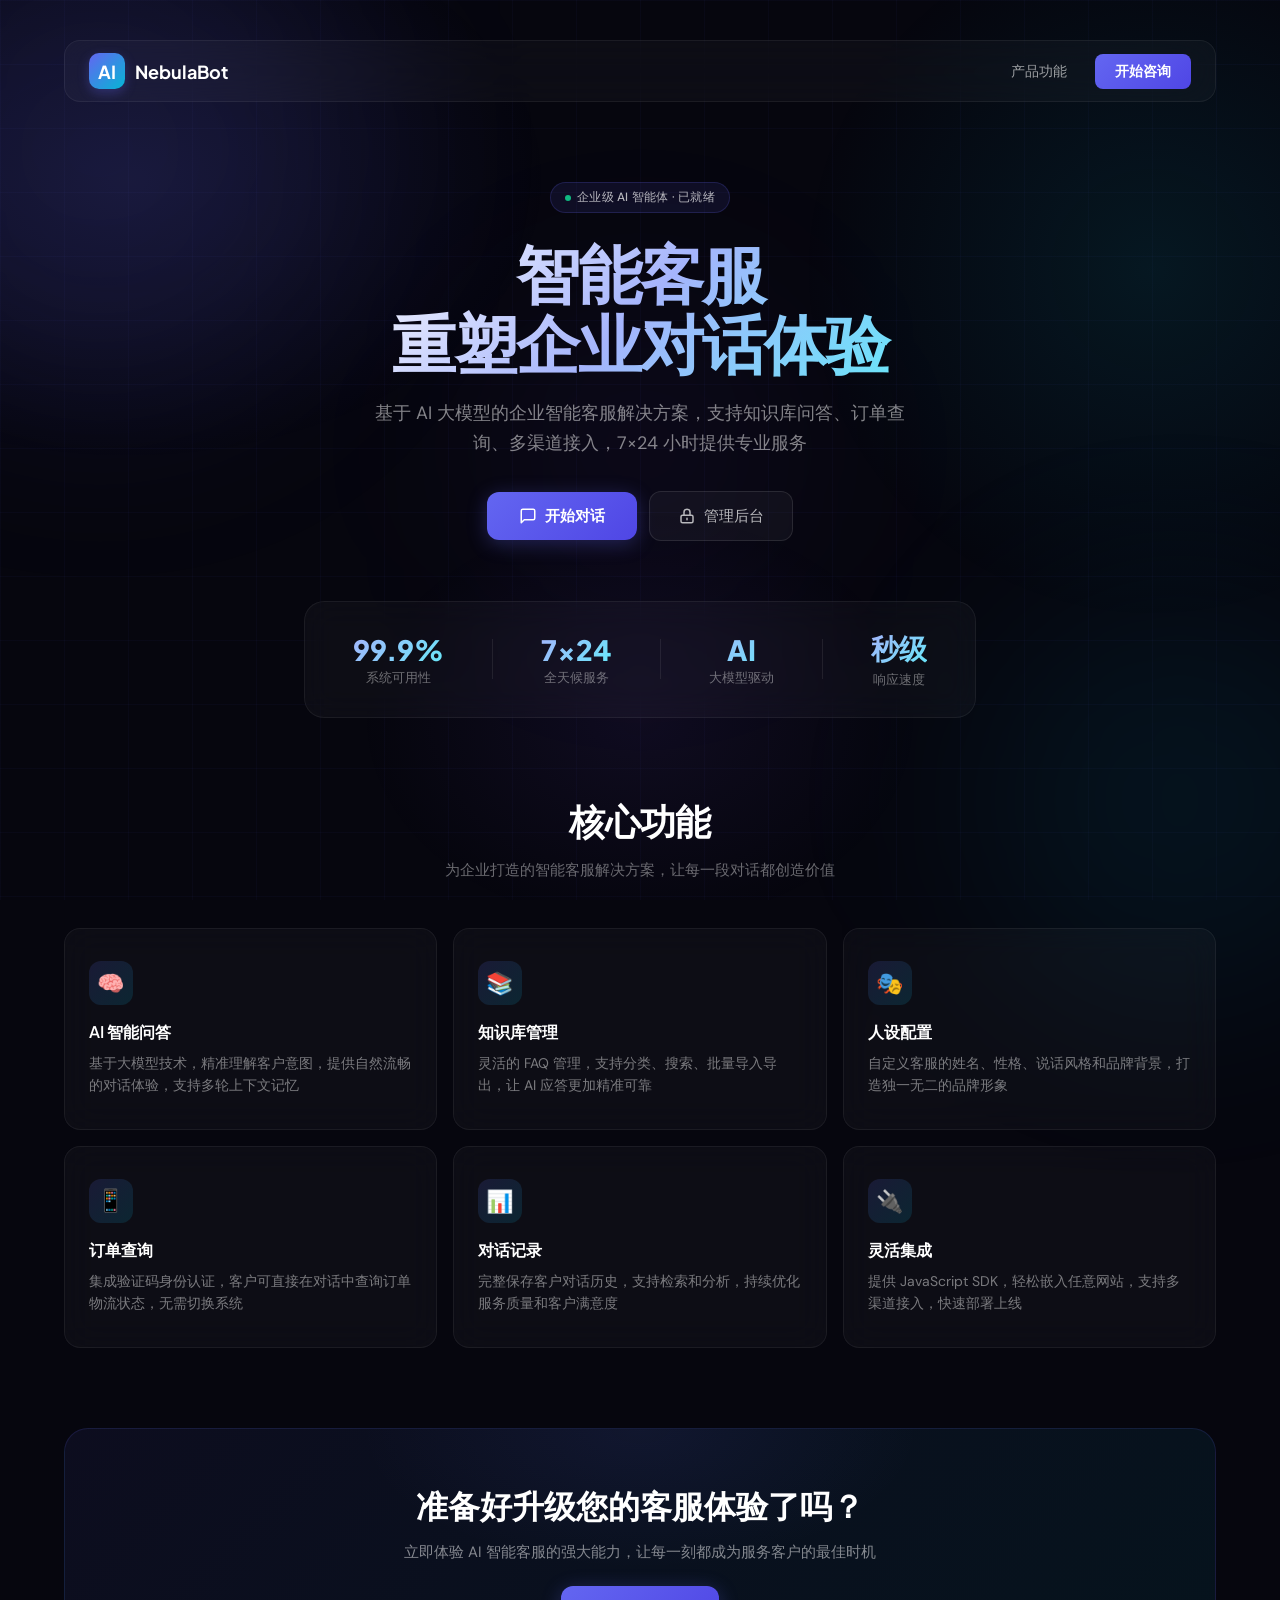
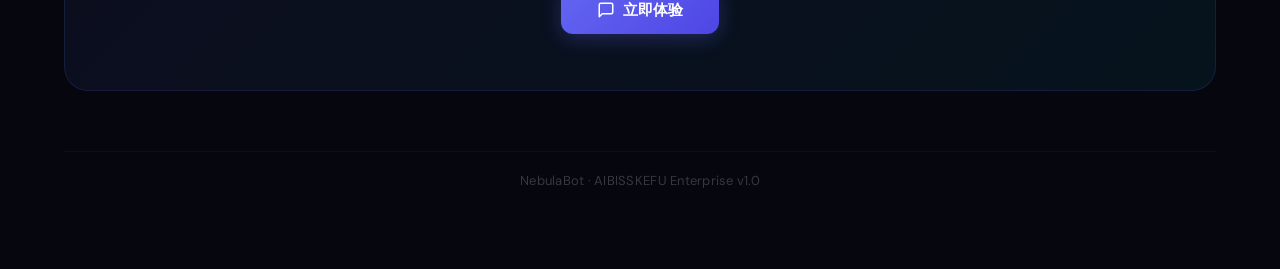
<file: index.html>
<!DOCTYPE html>
<html lang="zh-CN">
<head>
<meta charset="UTF-8">
<meta name="viewport" content="width=device-width, initial-scale=1.0">
<title>AI 智能客服 · 企业智能体</title>
<link rel="preconnect" href="https://fonts.googleapis.com">
<link rel="preconnect" href="https://fonts.gstatic.com" crossorigin>
<link href="https://fonts.googleapis.com/css2?family=Plus+Jakarta+Sans:wght@500;600;700;800&family=DM+Sans:wght@400;500;600&display=swap" rel="stylesheet">
<style>
*, *::before, *::after { margin: 0; padding: 0; box-sizing: border-box; }

body {
  font-family: 'DM Sans', -apple-system, BlinkMacSystemFont, 'PingFang SC', 'Microsoft YaHei', sans-serif;
  min-height: 100vh;
  background: #06060e;
  color: #fff;
  display: flex;
  flex-direction: column;
  align-items: center;
  position: relative;
  overflow-x: hidden;
  -webkit-font-smoothing: antialiased;
}

/* ── Ambient Background ── */
body::before {
  content: '';
  position: fixed;
  inset: 0;
  z-index: 0;
  background:
    radial-gradient(ellipse 600px 400px at 10% 20%, rgba(99, 102, 241, 0.12) 0%, transparent 70%),
    radial-gradient(ellipse 500px 500px at 90% 30%, rgba(6, 182, 212, 0.10) 0%, transparent 70%),
    radial-gradient(ellipse 400px 300px at 50% 80%, rgba(139, 92, 246, 0.08) 0%, transparent 70%);
  pointer-events: none;
}

body::after {
  content: '';
  position: fixed;
  inset: 0;
  z-index: 0;
  background-image:
    linear-gradient(rgba(99, 102, 241, 0.04) 1px, transparent 1px),
    linear-gradient(90deg, rgba(99, 102, 241, 0.04) 1px, transparent 1px);
  background-size: 64px 64px;
  pointer-events: none;
}

/* ── Floating Orbs ── */
.orb {
  position: fixed;
  border-radius: 50%;
  filter: blur(100px);
  pointer-events: none;
  z-index: 0;
  animation: orbFloat 20s ease-in-out infinite;
}
.orb-1 {
  width: 500px; height: 500px;
  background: rgba(99, 102, 241, 0.10);
  top: -100px; left: -150px;
  animation-delay: 0s;
}
.orb-2 {
  width: 400px; height: 400px;
  background: rgba(6, 182, 212, 0.08);
  bottom: -100px; right: -100px;
  animation-delay: -7s;
}
.orb-3 {
  width: 300px; height: 300px;
  background: rgba(139, 92, 246, 0.06);
  top: 50%; left: 50%;
  transform: translate(-50%, -50%);
  animation-delay: -14s;
}

@keyframes orbFloat {
  0%, 100% { transform: translate(0, 0) scale(1); }
  25% { transform: translate(30px, -40px) scale(1.05); }
  50% { transform: translate(-20px, 20px) scale(0.95); }
  75% { transform: translate(40px, 30px) scale(1.02); }
}

/* ── Main Wrapper ── */
.wrapper {
  position: relative;
  z-index: 1;
  width: 100%;
  max-width: 1200px;
  padding: 40px 24px 60px;
  display: flex;
  flex-direction: column;
  align-items: center;
  min-height: 100vh;
}

/* ── Nav Bar ── */
.nav {
  width: 100%;
  display: flex;
  align-items: center;
  justify-content: space-between;
  padding: 12px 24px;
  background: rgba(255,255,255,0.03);
  border: 1px solid rgba(255,255,255,0.06);
  border-radius: 16px;
  backdrop-filter: blur(20px);
  -webkit-backdrop-filter: blur(20px);
  margin-bottom: 80px;
}

.nav-brand {
  display: flex;
  align-items: center;
  gap: 10px;
  font-family: 'Plus Jakarta Sans', sans-serif;
  font-weight: 700;
  font-size: 18px;
  color: #fff;
  text-decoration: none;
}

.nav-brand-icon {
  width: 36px;
  height: 36px;
  background: linear-gradient(135deg, #6366F1, #06B6D4);
  border-radius: 10px;
  display: flex;
  align-items: center;
  justify-content: center;
  font-size: 18px;
  box-shadow: 0 4px 12px rgba(99, 102, 241, 0.3);
}

.nav-links {
  display: flex;
  align-items: center;
  gap: 12px;
}

.nav-links a {
  color: rgba(255,255,255,0.6);
  text-decoration: none;
  font-size: 14px;
  font-weight: 500;
  padding: 8px 16px;
  border-radius: 8px;
  transition: all 0.2s;
}

.nav-links a:hover {
  color: #fff;
  background: rgba(255,255,255,0.06);
}

.nav-links .btn-nav {
  background: linear-gradient(135deg, #6366F1, #4F46E5);
  color: #fff;
  padding: 8px 20px;
  border-radius: 8px;
  font-weight: 600;
}

.nav-links .btn-nav:hover {
  background: linear-gradient(135deg, #818CF8, #6366F1);
  box-shadow: 0 4px 16px rgba(99, 102, 241, 0.35);
  transform: translateY(-1px);
}

@media (max-width: 640px) {
  .nav { padding: 10px 16px; margin-bottom: 48px; }
  .nav-links a:not(.btn-nav) { display: none; }
}

/* ── Hero Section ── */
.hero {
  text-align: center;
  max-width: 720px;
  margin-bottom: 60px;
}

.hero-badge {
  display: inline-flex;
  align-items: center;
  gap: 6px;
  padding: 6px 14px;
  background: rgba(99, 102, 241, 0.10);
  border: 1px solid rgba(99, 102, 241, 0.20);
  border-radius: 20px;
  font-size: 12px;
  color: rgba(255,255,255,0.7);
  font-weight: 500;
  margin-bottom: 24px;
  letter-spacing: 0.02em;
}

.hero-badge .dot {
  width: 6px; height: 6px;
  border-radius: 50%;
  background: #10B981;
  animation: pulse 2s infinite;
}

@keyframes pulse {
  0%, 100% { opacity: 1; box-shadow: 0 0 0 0 rgba(16, 185, 129, 0.4); }
  50% { opacity: 0.7; box-shadow: 0 0 0 6px rgba(16, 185, 129, 0); }
}

.hero h1 {
  font-family: 'Plus Jakarta Sans', sans-serif;
  font-size: clamp(36px, 6vw, 64px);
  font-weight: 800;
  line-height: 1.1;
  letter-spacing: -0.03em;
  margin-bottom: 20px;
  background: linear-gradient(135deg, #ffffff 0%, #a5b4fc 50%, #67e8f9 100%);
  -webkit-background-clip: text;
  -webkit-text-fill-color: transparent;
  background-clip: text;
}

.hero p {
  font-size: clamp(15px, 2vw, 18px);
  line-height: 1.7;
  color: rgba(255,255,255,0.5);
  max-width: 560px;
  margin: 0 auto 32px;
}

.hero-actions {
  display: flex;
  align-items: center;
  justify-content: center;
  gap: 12px;
  flex-wrap: wrap;
}

.hero-actions .btn-primary {
  display: inline-flex;
  align-items: center;
  gap: 8px;
  padding: 14px 32px;
  background: linear-gradient(135deg, #6366F1, #4F46E5);
  color: #fff;
  border: none;
  border-radius: 12px;
  font-size: 15px;
  font-weight: 600;
  font-family: inherit;
  cursor: pointer;
  text-decoration: none;
  transition: all 0.3s;
  box-shadow: 0 4px 20px rgba(99, 102, 241, 0.30);
}

.hero-actions .btn-primary:hover {
  transform: translateY(-2px);
  box-shadow: 0 8px 30px rgba(99, 102, 241, 0.45);
}

.hero-actions .btn-secondary {
  display: inline-flex;
  align-items: center;
  gap: 8px;
  padding: 14px 28px;
  background: rgba(255,255,255,0.04);
  color: rgba(255,255,255,0.7);
  border: 1px solid rgba(255,255,255,0.10);
  border-radius: 12px;
  font-size: 15px;
  font-weight: 500;
  font-family: inherit;
  cursor: pointer;
  text-decoration: none;
  transition: all 0.3s;
}

.hero-actions .btn-secondary:hover {
  background: rgba(255,255,255,0.08);
  border-color: rgba(255,255,255,0.20);
  color: #fff;
}

/* ── Stats Row ── */
.stats-row {
  display: flex;
  align-items: center;
  gap: 48px;
  padding: 28px 48px;
  background: rgba(255,255,255,0.03);
  border: 1px solid rgba(255,255,255,0.06);
  border-radius: 20px;
  backdrop-filter: blur(16px);
  -webkit-backdrop-filter: blur(16px);
  margin-bottom: 80px;
  flex-wrap: wrap;
  justify-content: center;
}

.stat-item {
  text-align: center;
}

.stat-item .num {
  font-family: 'Plus Jakarta Sans', sans-serif;
  font-size: 28px;
  font-weight: 800;
  background: linear-gradient(135deg, #a5b4fc, #67e8f9);
  -webkit-background-clip: text;
  -webkit-text-fill-color: transparent;
  background-clip: text;
}

.stat-item .label {
  font-size: 13px;
  color: rgba(255,255,255,0.4);
  margin-top: 2px;
}

.stat-divider {
  width: 1px;
  height: 40px;
  background: rgba(255,255,255,0.08);
}

@media (max-width: 640px) {
  .stats-row { gap: 24px; padding: 20px 24px; }
  .stat-divider { display: none; }
}

/* ── Features Section ── */
.section-title {
  text-align: center;
  margin-bottom: 48px;
}

.section-title h2 {
  font-family: 'Plus Jakarta Sans', sans-serif;
  font-size: clamp(24px, 3vw, 36px);
  font-weight: 700;
  letter-spacing: -0.02em;
  margin-bottom: 12px;
}

.section-title p {
  font-size: 15px;
  color: rgba(255,255,255,0.4);
  max-width: 480px;
  margin: 0 auto;
}

.features-grid {
  display: grid;
  grid-template-columns: repeat(3, 1fr);
  gap: 16px;
  width: 100%;
  margin-bottom: 80px;
}

@media (max-width: 768px) {
  .features-grid { grid-template-columns: 1fr; }
}

.feature-card {
  padding: 32px 24px;
  background: rgba(255,255,255,0.03);
  border: 1px solid rgba(255,255,255,0.06);
  border-radius: 16px;
  backdrop-filter: blur(16px);
  -webkit-backdrop-filter: blur(16px);
  transition: all 0.3s;
  position: relative;
  overflow: hidden;
}

.feature-card::before {
  content: '';
  position: absolute;
  top: 0; left: 0; right: 0;
  height: 1px;
  background: linear-gradient(90deg, transparent, rgba(99, 102, 241, 0.3), transparent);
  opacity: 0;
  transition: opacity 0.3s;
}

.feature-card:hover {
  border-color: rgba(99, 102, 241, 0.20);
  transform: translateY(-4px);
  box-shadow: 0 12px 40px rgba(0,0,0,0.3);
}

.feature-card:hover::before {
  opacity: 1;
}

.feature-icon {
  width: 44px;
  height: 44px;
  background: linear-gradient(135deg, rgba(99, 102, 241, 0.15), rgba(6, 182, 212, 0.15));
  border-radius: 12px;
  display: flex;
  align-items: center;
  justify-content: center;
  font-size: 22px;
  margin-bottom: 16px;
}

.feature-card h3 {
  font-family: 'Plus Jakarta Sans', sans-serif;
  font-size: 16px;
  font-weight: 600;
  margin-bottom: 8px;
}

.feature-card p {
  font-size: 14px;
  line-height: 1.6;
  color: rgba(255,255,255,0.45);
}

/* ── CTA Section ── */
.cta-section {
  width: 100%;
  padding: 56px 40px;
  background: linear-gradient(135deg, rgba(99, 102, 241, 0.08), rgba(6, 182, 212, 0.08));
  border: 1px solid rgba(99, 102, 241, 0.15);
  border-radius: 24px;
  text-align: center;
  margin-bottom: 60px;
  position: relative;
  overflow: hidden;
}

.cta-section::before {
  content: '';
  position: absolute;
  inset: 0;
  background: radial-gradient(ellipse 400px 200px at 50% 0%, rgba(99, 102, 241, 0.08) 0%, transparent 70%);
  pointer-events: none;
}

.cta-section h2 {
  font-family: 'Plus Jakarta Sans', sans-serif;
  font-size: clamp(22px, 3vw, 32px);
  font-weight: 700;
  margin-bottom: 12px;
  position: relative;
}

.cta-section p {
  color: rgba(255,255,255,0.5);
  font-size: 15px;
  margin-bottom: 24px;
  position: relative;
}

.cta-section .btn-primary {
  display: inline-flex;
  align-items: center;
  gap: 8px;
  padding: 14px 36px;
  background: linear-gradient(135deg, #6366F1, #4F46E5);
  color: #fff;
  border: none;
  border-radius: 12px;
  font-size: 15px;
  font-weight: 600;
  font-family: inherit;
  cursor: pointer;
  text-decoration: none;
  transition: all 0.3s;
  box-shadow: 0 4px 20px rgba(99, 102, 241, 0.30);
  position: relative;
}

.cta-section .btn-primary:hover {
  transform: translateY(-2px);
  box-shadow: 0 8px 30px rgba(99, 102, 241, 0.45);
}

/* ── Footer ── */
.footer {
  width: 100%;
  text-align: center;
  padding: 20px 0;
  border-top: 1px solid rgba(255,255,255,0.04);
}

.footer p {
  font-size: 13px;
  color: rgba(255,255,255,0.2);
  letter-spacing: 0.02em;
}

/* ── Scrollbar ── */
::-webkit-scrollbar { width: 6px; }
::-webkit-scrollbar-track { background: transparent; }
::-webkit-scrollbar-thumb { background: rgba(99, 102, 241, 0.25); border-radius: 3px; }
::-webkit-scrollbar-thumb:hover { background: rgba(99, 102, 241, 0.4); }
::selection { background: rgba(99, 102, 241, 0.3); }
</style>
</head>
<body>

<div class="orb orb-1"></div>
<div class="orb orb-2"></div>
<div class="orb orb-3"></div>

<div class="wrapper">

  <nav class="nav">
    <a href="/" class="nav-brand">
      <div class="nav-brand-icon">AI</div>
      NebulaBot
    </a>
    <div class="nav-links">
      <a href="#features">产品功能</a>
      <a href="chat.html" class="btn-nav">开始咨询</a>
    </div>
  </nav>

  <section class="hero">
    <div class="hero-badge">
      <span class="dot"></span>
      企业级 AI 智能体 · 已就绪
    </div>
    <h1>智能客服<br>重塑企业对话体验</h1>
    <p>基于 AI 大模型的企业智能客服解决方案，支持知识库问答、订单查询、多渠道接入，7×24 小时提供专业服务</p>
    <div class="hero-actions">
      <a href="chat.html" class="btn-primary">
        <svg width="18" height="18" viewBox="0 0 24 24" fill="none" stroke="currentColor" stroke-width="2" stroke-linecap="round" stroke-linejoin="round"><path d="M21 15a2 2 0 0 1-2 2H7l-4 4V5a2 2 0 0 1 2-2h14a2 2 0 0 1 2 2z"/></svg>
        开始对话
      </a>
      <a href="admin/persona.html" class="btn-secondary">
        <svg width="18" height="18" viewBox="0 0 24 24" fill="none" stroke="currentColor" stroke-width="2" stroke-linecap="round" stroke-linejoin="round"><path d="M12 15v2m-6 4h12a2 2 0 0 0 2-2v-6a2 2 0 0 0-2-2H6a2 2 0 0 0-2 2v6a2 2 0 0 0 2 2zm10-10V7a4 4 0 0 0-8 0v4h8z"/></path></svg>
        管理后台
      </a>
    </div>
  </section>

  <div class="stats-row">
    <div class="stat-item">
      <div class="num">99.9%</div>
      <div class="label">系统可用性</div>
    </div>
    <div class="stat-divider"></div>
    <div class="stat-item">
      <div class="num">7×24</div>
      <div class="label">全天候服务</div>
    </div>
    <div class="stat-divider"></div>
    <div class="stat-item">
      <div class="num">AI</div>
      <div class="label">大模型驱动</div>
    </div>
    <div class="stat-divider"></div>
    <div class="stat-item">
      <div class="num">秒级</div>
      <div class="label">响应速度</div>
    </div>
  </div>

  <div class="section-title" id="features">
    <h2>核心功能</h2>
    <p>为企业打造的智能客服解决方案，让每一段对话都创造价值</p>
  </div>

  <div class="features-grid">
    <div class="feature-card">
      <div class="feature-icon">🧠</div>
      <h3>AI 智能问答</h3>
      <p>基于大模型技术，精准理解客户意图，提供自然流畅的对话体验，支持多轮上下文记忆</p>
    </div>
    <div class="feature-card">
      <div class="feature-icon">📚</div>
      <h3>知识库管理</h3>
      <p>灵活的 FAQ 管理，支持分类、搜索、批量导入导出，让 AI 应答更加精准可靠</p>
    </div>
    <div class="feature-card">
      <div class="feature-icon">🎭</div>
      <h3>人设配置</h3>
      <p>自定义客服的姓名、性格、说话风格和品牌背景，打造独一无二的品牌形象</p>
    </div>
    <div class="feature-card">
      <div class="feature-icon">📱</div>
      <h3>订单查询</h3>
      <p>集成验证码身份认证，客户可直接在对话中查询订单物流状态，无需切换系统</p>
    </div>
    <div class="feature-card">
      <div class="feature-icon">📊</div>
      <h3>对话记录</h3>
      <p>完整保存客户对话历史，支持检索和分析，持续优化服务质量和客户满意度</p>
    </div>
    <div class="feature-card">
      <div class="feature-icon">🔌</div>
      <h3>灵活集成</h3>
      <p>提供 JavaScript SDK，轻松嵌入任意网站，支持多渠道接入，快速部署上线</p>
    </div>
  </div>

  <div class="cta-section">
    <h2>准备好升级您的客服体验了吗？</h2>
    <p>立即体验 AI 智能客服的强大能力，让每一刻都成为服务客户的最佳时机</p>
    <a href="chat.html" class="btn-primary">
      <svg width="18" height="18" viewBox="0 0 24 24" fill="none" stroke="currentColor" stroke-width="2" stroke-linecap="round" stroke-linejoin="round"><path d="M21 15a2 2 0 0 1-2 2H7l-4 4V5a2 2 0 0 1 2-2h14a2 2 0 0 1 2 2z"/></svg>
      立即体验
    </a>
  </div>

  <footer class="footer">
    <p>NebulaBot · AIBISSKEFU Enterprise v1.0</p>
  </footer>

</div>

</body>
</html>
</file>
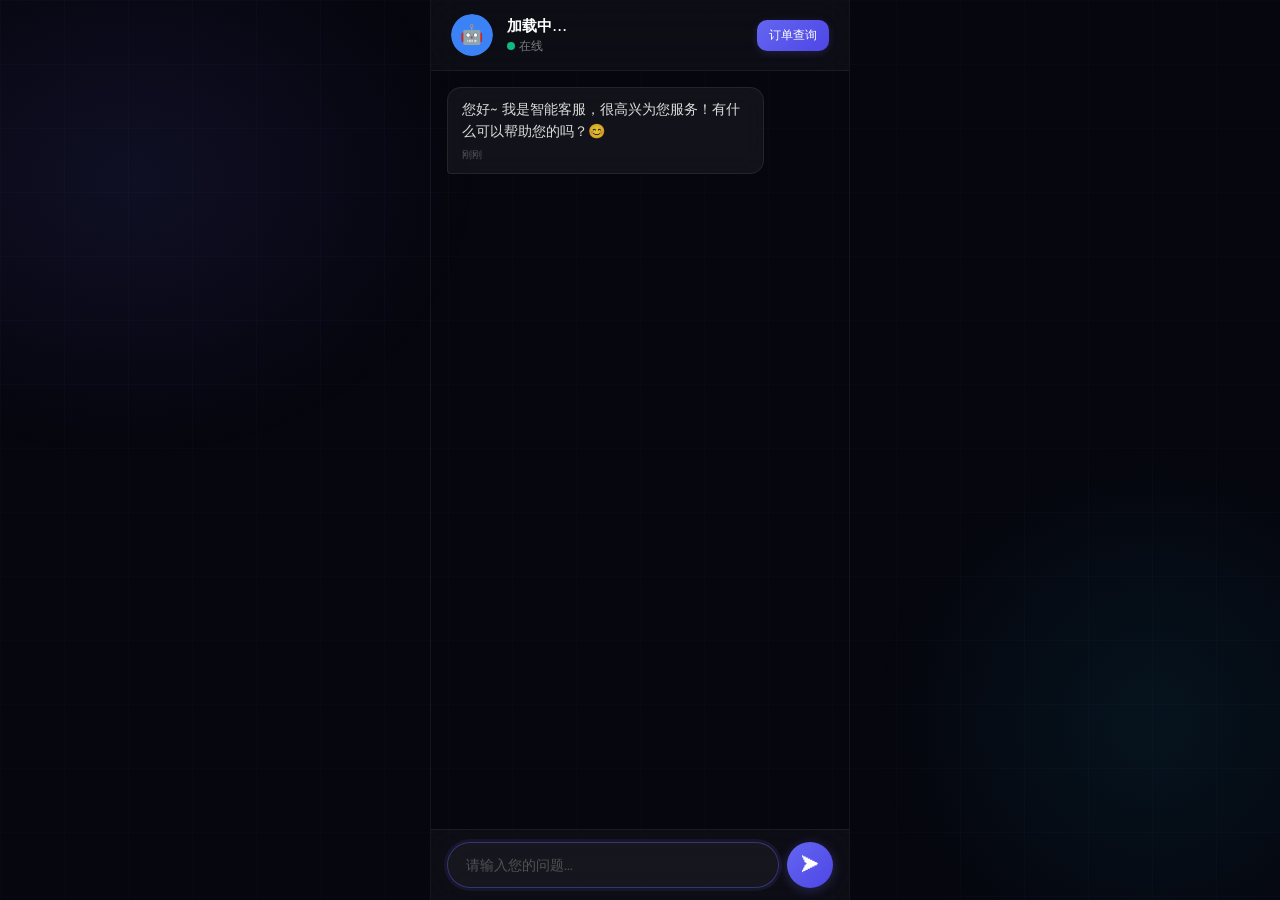
<file: chat.html>
<!DOCTYPE html>
<html lang="zh-CN">
<head>
<meta charset="UTF-8">
<meta name="viewport" content="width=device-width, initial-scale=1.0, maximum-scale=1.0, user-scalable=no">
<title>智能客服 · AI 助手</title>
<link rel="preconnect" href="https://fonts.googleapis.com">
<link rel="preconnect" href="https://fonts.gstatic.com" crossorigin>
<link href="https://fonts.googleapis.com/css2?family=Plus+Jakarta+Sans:wght@500;600;700;800&family=DM+Sans:wght@400;500;600&display=swap" rel="stylesheet">
<style>
*, *::before, *::after { margin: 0; padding: 0; box-sizing: border-box; }

:root {
  --font: 'DM Sans', -apple-system, BlinkMacSystemFont, 'PingFang SC', 'Microsoft YaHei', sans-serif;
  --heading-font: 'Plus Jakarta Sans', sans-serif;
  --primary: #6366F1;
  --primary-dark: #4F46E5;
  --accent: #06B6D4;
  --bg-deep: #06060e;
  --bg-surface: rgba(255,255,255,0.03);
  --glass-border: rgba(255,255,255,0.06);
  --glass-border-hover: rgba(99, 102, 241, 0.2);
  --text: #fff;
  --text-muted: rgba(255,255,255,0.45);
  --glass-bg: rgba(255,255,255,0.04);
  --glass-blur: 20px;
}

html, body {
  height: 100%;
  overflow: hidden;
}

body {
  font-family: var(--font);
  font-size: 14px;
  color: var(--text);
  background: var(--bg-deep);
  display: flex;
  flex-direction: column;
  -webkit-font-smoothing: antialiased;
  position: relative;
}

body::before {
  content: '';
  position: fixed;
  inset: 0;
  z-index: 0;
  background:
    radial-gradient(ellipse 500px 400px at 10% 20%, rgba(99, 102, 241, 0.10) 0%, transparent 70%),
    radial-gradient(ellipse 400px 400px at 90% 80%, rgba(6, 182, 212, 0.08) 0%, transparent 70%);
  pointer-events: none;
}

body::after {
  content: '';
  position: fixed;
  inset: 0;
  z-index: 0;
  background-image:
    linear-gradient(rgba(99, 102, 241, 0.03) 1px, transparent 1px),
    linear-gradient(90deg, rgba(99, 102, 241, 0.03) 1px, transparent 1px);
  background-size: 64px 64px;
  pointer-events: none;
}

/* ── Header ── */
.chat-header {
  flex-shrink: 0;
  display: flex;
  align-items: center;
  gap: 14px;
  padding: 14px 20px;
  background: rgba(255,255,255,0.03);
  backdrop-filter: blur(var(--glass-blur));
  -webkit-backdrop-filter: blur(var(--glass-blur));
  border-bottom: 1px solid var(--glass-border);
  position: relative;
  z-index: 10;
}

.chat-header .avatar {
  width: 42px;
  height: 42px;
  border-radius: 50%;
  object-fit: cover;
  flex-shrink: 0;
}

.chat-header .info { flex: 1; min-width: 0; }
.chat-header .info h2 {
  font-family: var(--heading-font);
  font-size: 15px;
  font-weight: 600;
  color: var(--text);
}
.chat-header .info p {
  font-size: 12px;
  color: var(--text-muted);
  margin-top: 2px;
}

.chat-header .header-desc:empty { display: none; }

.chat-header .status-dot {
  width: 8px;
  height: 8px;
  border-radius: 50%;
  background: #10B981;
  display: inline-block;
  margin-right: 4px;
  animation: pulse 2s infinite;
}

@keyframes pulse {
  0%, 100% { opacity: 1; box-shadow: 0 0 0 0 rgba(16, 185, 129, 0.4); }
  50% { opacity: 0.7; box-shadow: 0 0 0 6px rgba(16, 185, 129, 0); }
}

/* ── Messages Area ── */
.messages {
  flex: 1;
  overflow-y: auto;
  padding: 16px 16px 8px;
  display: flex;
  flex-direction: column;
  gap: 10px;
  -webkit-overflow-scrolling: touch;
  position: relative;
  z-index: 1;
}

.message {
  max-width: 82%;
  padding: 10px 14px;
  border-radius: 14px;
  font-size: 14px;
  line-height: 1.6;
  word-break: break-word;
  position: relative;
  animation: msgIn 0.3s ease;
}

@keyframes msgIn {
  from { opacity: 0; transform: translateY(8px); }
  to { opacity: 1; transform: translateY(0); }
}

.message.bot {
  align-self: flex-start;
  background: rgba(255,255,255,0.05);
  border: 1px solid rgba(255,255,255,0.08);
  border-bottom-left-radius: 4px;
  color: rgba(255,255,255,0.85);
  backdrop-filter: blur(12px);
  -webkit-backdrop-filter: blur(12px);
}

.message.user {
  align-self: flex-end;
  background: linear-gradient(135deg, var(--primary), var(--primary-dark));
  color: #fff;
  border-bottom-right-radius: 4px;
  box-shadow: 0 2px 8px rgba(99, 102, 241, 0.2);
}

.message .time {
  font-size: 10px;
  color: var(--text-muted);
  margin-top: 4px;
  opacity: 0.6;
}
.message.user .time { color: rgba(255,255,255,0.5); }

.message.admin {
  align-self: flex-start;
  background: rgba(245, 158, 11, 0.08);
  border: 1px solid rgba(245, 158, 11, 0.15);
  border-bottom-left-radius: 4px;
  color: rgba(255,255,255,0.9);
}

/* ── Typing Indicator ── */
.typing {
  align-self: flex-start;
  display: flex;
  gap: 5px;
  padding: 12px 18px;
  background: rgba(255,255,255,0.05);
  border: 1px solid rgba(255,255,255,0.08);
  border-radius: 14px;
  border-bottom-left-radius: 4px;
  animation: msgIn 0.2s ease;
  backdrop-filter: blur(12px);
  -webkit-backdrop-filter: blur(12px);
}

.typing span {
  width: 7px;
  height: 7px;
  background: rgba(255,255,255,0.3);
  border-radius: 50%;
  animation: typingBounce 1.4s infinite;
}
.typing span:nth-child(2) { animation-delay: 0.2s; }
.typing span:nth-child(3) { animation-delay: 0.4s; }

@keyframes typingBounce {
  0%, 60%, 100% { opacity: 0.3; transform: translateY(0); }
  30% { opacity: 1; transform: translateY(-5px); }
}

/* ── System Message ── */
.system-msg {
  text-align: center;
  font-size: 12px;
  color: var(--text-muted);
  padding: 4px 0;
}

.handoff-notice {
  text-align: center;
  font-size: 12px;
  padding: 8px 14px;
  margin: 4px 16px;
  border-radius: 10px;
  color: rgba(255,255,255,0.75);
  line-height: 1.5;
  animation: msgIn 0.3s ease;
}
.handoff-notice.takeover {
  background: rgba(99, 102, 241, 0.12);
  border: 1px solid rgba(99, 102, 241, 0.2);
}
.handoff-notice.return {
  background: rgba(16, 185, 129, 0.08);
  border: 1px solid rgba(16, 185, 129, 0.15);
}

/* ── Input Area ── */
.input-area {
  flex-shrink: 0;
  display: flex;
  gap: 8px;
  padding: 12px 16px;
  padding-bottom: max(12px, env(safe-area-inset-bottom));
  background: rgba(255,255,255,0.03);
  border-top: 1px solid var(--glass-border);
  backdrop-filter: blur(var(--glass-blur));
  -webkit-backdrop-filter: blur(var(--glass-blur));
  position: relative;
  z-index: 10;
}

.input-area input {
  flex: 1;
  height: 46px;
  border: 1px solid rgba(255,255,255,0.08);
  border-radius: 23px;
  padding: 0 18px;
  font-size: 14px;
  font-family: var(--font);
  outline: none;
  transition: border-color 0.2s, box-shadow 0.2s;
  background: rgba(255,255,255,0.04);
  color: #fff;
}
.input-area input:focus {
  border-color: rgba(99, 102, 241, 0.4);
  box-shadow: 0 0 0 3px rgba(99, 102, 241, 0.10);
}
.input-area input::placeholder {
  color: rgba(255,255,255,0.25);
}

.input-area button {
  width: 46px;
  height: 46px;
  border: none;
  border-radius: 50%;
  background: linear-gradient(135deg, var(--primary), var(--primary-dark));
  color: #fff;
  font-size: 18px;
  cursor: pointer;
  display: flex;
  align-items: center;
  justify-content: center;
  flex-shrink: 0;
  transition: all 0.2s;
  box-shadow: 0 2px 12px rgba(99, 102, 241, 0.3);
}
.input-area button:hover {
  transform: scale(1.05);
  box-shadow: 0 4px 16px rgba(99, 102, 241, 0.4);
}
.input-area button:active {
  transform: scale(0.95);
}
.input-area button:disabled {
  opacity: 0.5;
  cursor: not-allowed;
  transform: none;
  box-shadow: none;
}

/* ── Order Button ── */
.order-btn {
  background: linear-gradient(135deg, var(--primary), var(--primary-dark));
  color: #fff;
  border: none;
  padding: 7px 12px;
  border-radius: 10px;
  font-size: 12px;
  font-family: var(--font);
  cursor: pointer;
  white-space: nowrap;
  transition: all 0.2s;
  box-shadow: 0 2px 8px rgba(99, 102, 241, 0.2);
  margin-left: 8px;
  flex-shrink: 0;
}
.order-btn:hover { transform: scale(1.04); box-shadow: 0 4px 12px rgba(99, 102, 241, 0.3); }
.order-btn:active { transform: scale(0.96); }

/* ── Scrollbar ── */
.messages::-webkit-scrollbar { width: 4px; }
.messages::-webkit-scrollbar-track { background: transparent; }
.messages::-webkit-scrollbar-thumb { background: rgba(99, 102, 241, 0.2); border-radius: 2px; }
.messages::-webkit-scrollbar-thumb:hover { background: rgba(99, 102, 241, 0.35); }
::selection { background: rgba(99, 102, 241, 0.3); }

/* ── Responsive ── */
@media (min-width: 480px) {
  body { max-width: 420px; margin: 0 auto; border-left: 1px solid var(--glass-border); border-right: 1px solid var(--glass-border); }
}
@media (max-width: 380px) {
  .message { max-width: 88%; font-size: 13px; }
}

/* ── Rich Content Card ── */
.rich-card {
  display: inline-block;
  border-radius: 12px;
  overflow: hidden;
  border: 1px solid rgba(255,255,255,0.08);
  background: rgba(255,255,255,0.03);
  text-decoration: none;
  margin-top: 6px;
  transition: transform 0.2s, box-shadow 0.2s;
  max-width: 100%;
}
.rich-card:hover {
  transform: translateY(-1px);
  box-shadow: 0 4px 20px rgba(99, 102, 241, 0.15);
}
.rich-card img {
  width: 100%;
  max-width: 260px;
  display: block;
  border-bottom: 1px solid rgba(255,255,255,0.06);
}
.rich-card .rich-card-title {
  display: block;
  padding: 10px 14px 4px;
  font-size: 13px;
  color: var(--accent);
  font-weight: 500;
  text-align: center;
}
.rich-card .rich-card-desc {
  display: block;
  padding: 0 14px 10px;
  font-size: 11px;
  color: var(--text-muted);
  text-align: center;
}

/* ── Room Pick Cards (方案 A) ── */
.room-pick-grid {
  display: flex;
  flex-wrap: wrap;
  gap: 10px;
  margin-top: 8px;
  max-width: 100%;
}
.room-pick-card {
  min-width: 120px;
  min-height: 88px;
  flex: 1 1 120px;
  max-width: 160px;
  padding: 12px 14px;
  border-radius: 12px;
  border: 1px solid rgba(99, 102, 241, 0.35);
  background: rgba(99, 102, 241, 0.08);
  color: #fff;
  cursor: pointer;
  text-align: left;
  font-family: var(--font);
  transition: transform 0.2s, box-shadow 0.2s, border-color 0.2s;
}
.room-pick-card:hover {
  transform: translateY(-1px);
  border-color: var(--primary);
  box-shadow: 0 4px 16px rgba(99, 102, 241, 0.2);
}
.room-pick-code {
  display: block;
  font-size: 18px;
  font-weight: 600;
  color: var(--accent);
  margin-bottom: 4px;
}
.room-pick-title {
  display: block;
  font-size: 13px;
  font-weight: 500;
  margin-bottom: 4px;
}
.room-pick-desc {
  display: block;
  font-size: 11px;
  color: var(--text-muted);
  line-height: 1.4;
}

/* ── Order Query Modal ── */
.modal-overlay {
  display: none;
  position: fixed;
  inset: 0;
  z-index: 1000;
  background: rgba(0,0,0,0.6);
  backdrop-filter: blur(4px);
  -webkit-backdrop-filter: blur(4px);
  align-items: center;
  justify-content: center;
}
.modal-overlay.active {
  display: flex;
}
.modal-box {
  background: #1a1a2e;
  border: 1px solid rgba(255,255,255,0.1);
  border-radius: 16px;
  padding: 24px 28px 20px;
  width: 320px;
  max-width: 88vw;
  box-shadow: 0 20px 60px rgba(0,0,0,0.5);
  animation: modalIn 0.2s ease-out;
}
@keyframes modalIn {
  from { opacity: 0; transform: scale(0.92) translateY(10px); }
  to   { opacity: 1; transform: scale(1) translateY(0); }
}
.modal-box h3 {
  font-family: var(--heading-font);
  font-size: 16px;
  margin-bottom: 16px;
  text-align: center;
}
.modal-box input {
  width: 100%;
  padding: 10px 14px;
  border: 1px solid rgba(255,255,255,0.12);
  border-radius: 10px;
  background: rgba(255,255,255,0.04);
  color: #fff;
  font-size: 15px;
  font-family: var(--font);
  outline: none;
  transition: border-color 0.2s;
  box-sizing: border-box;
}
.modal-box input:focus {
  border-color: var(--primary);
}
.modal-box input::placeholder {
  color: var(--text-muted);
}
.modal-actions {
  display: flex;
  gap: 10px;
  margin-top: 14px;
}
.modal-actions button {
  flex: 1;
  padding: 9px 0;
  border: none;
  border-radius: 10px;
  font-size: 14px;
  font-family: var(--font);
  cursor: pointer;
  transition: all 0.2s;
}
.modal-btn-cancel {
  background: rgba(255,255,255,0.06);
  color: var(--text-muted);
}
.modal-btn-cancel:hover {
  background: rgba(255,255,255,0.1);
}
.modal-btn-submit {
  background: linear-gradient(135deg, var(--primary), var(--primary-dark));
  color: #fff;
  font-weight: 600;
  box-shadow: 0 2px 8px rgba(99,102,241,0.3);
}
.modal-btn-submit:hover {
  transform: scale(1.02);
}
.modal-btn-submit:disabled {
  opacity: 0.5;
  cursor: not-allowed;
  transform: none;
}
</style>
</head>
<body>

<div class="chat-header">
  <img class="avatar" id="botAvatar" src="data:image/svg+xml,%3Csvg xmlns='http://www.w3.org/2000/svg' viewBox='0 0 40 40'%3E%3Ccircle cx='20' cy='20' r='20' fill='%233b82f6'/%3E%3Ctext x='20' y='26' text-anchor='middle' fill='white' font-size='18'%3E🤖%3C/text%3E%3C/svg%3E" alt="avatar">
  <div class="info">
    <h2 id="botName">加载中...</h2>
    <p id="botGreeting"><span class="status-dot"></span>在线</p>
  </div>
  <button class="order-btn" id="orderBtn">订单查询</button>
</div>

<div class="messages" id="messages">
  <div class="message bot">
    您好~ 我是智能客服，很高兴为您服务！有什么可以帮助您的吗？😊
    <div class="time">刚刚</div>
  </div>
</div>

<div class="input-area">
  <input type="text" id="msgInput" placeholder="请输入您的问题..." maxlength="500" autofocus>
  <button id="sendBtn">➤</button>
</div>

<!-- ── 订单查询弹窗 ── -->
<div class="modal-overlay" id="orderModal">
  <div class="modal-box">
    <h3>📋 订单查询</h3>
    <input type="text" id="orderModalInput" placeholder="请输入订单号" maxlength="50" autocomplete="off">
    <div class="modal-actions">
      <button class="modal-btn-cancel" id="orderModalCancel">取消</button>
      <button class="modal-btn-submit" id="orderModalSubmit">查询</button>
    </div>
  </div>
</div>

<script>
var API_BASE = location.pathname.substring(0, location.pathname.lastIndexOf('/') + 1);

// ── 设备指纹（访客标识，未验证时使用）──
function getVisitorId() {
  var key = '_visitor_id';
  var id = localStorage.getItem(key);
  if (id) return id;
  var fp = navigator.userAgent + '|' + screen.width + 'x' + screen.height + '|' + new Date().getTimezoneOffset() + '|' + navigator.language + '|' + (navigator.hardwareConcurrency || '');
  var hash = 0;
  for (var i = 0; i < fp.length; i++) { var ch = fp.charCodeAt(i); hash = ((hash << 5) - hash) + ch; hash |= 0; }
  id = 'v_' + Math.abs(hash).toString(36) + '_' + Date.now().toString(36);
  try { localStorage.setItem(key, id); } catch(e) {}
  return id;
}
var visitorHash = getVisitorId();

const sessionId = 'sess_' + Date.now() + '_' + Math.random().toString(36).substr(2, 9);
let history = [];

const messagesEl = document.getElementById('messages');
const msgInput = document.getElementById('msgInput');
const sendBtn = document.getElementById('sendBtn');
const botName = document.getElementById('botName');
const botGreeting = document.getElementById('botGreeting');

fetch(API_BASE + 'api/chat.php?action=persona')
  .then(r => r.json())
  .then(res => {
    if (res.code === 0 && res.data) {
      botName.textContent = res.data.name || '智能客服';
      botGreeting.textContent = '';
      var statusDot = document.createElement('span');
      statusDot.className = 'status-dot';
      var headerDesc = document.createElement('span');
      headerDesc.className = 'header-desc';
      headerDesc.textContent = res.data.description || '在线';
      botGreeting.appendChild(statusDot);
      botGreeting.appendChild(headerDesc);
      if (res.data.avatar_url) {
        document.getElementById('botAvatar').src = res.data.avatar_url;
      }
    }
  });

msgInput.addEventListener('keydown', e => {
  if (e.key === 'Enter' && !e.shiftKey) { e.preventDefault(); sendMessage(); }
});
sendBtn.addEventListener('click', function() { sendMessage(); });

// ── 订单查询弹窗 ──
const orderModal = document.getElementById('orderModal');
const orderModalInput = document.getElementById('orderModalInput');
const orderModalSubmit = document.getElementById('orderModalSubmit');
const orderModalCancel = document.getElementById('orderModalCancel');

function openOrderModal() {
  orderModal.classList.add('active');
  orderModalInput.value = '';
  orderModalSubmit.disabled = false;
  setTimeout(function() { orderModalInput.focus(); }, 100);
}

function closeOrderModal() {
  orderModal.classList.remove('active');
}

function submitOrderQuery() {
  const orderNo = orderModalInput.value.trim();
  if (!orderNo) return;
  orderModalSubmit.disabled = true;
  closeOrderModal();
  sendMessage('order_query:' + orderNo);
}

document.getElementById('orderBtn').addEventListener('click', function() {
  openOrderModal();
});

orderModalSubmit.addEventListener('click', submitOrderQuery);
orderModalInput.addEventListener('keydown', function(e) {
  if (e.key === 'Enter') { e.preventDefault(); submitOrderQuery(); }
});
orderModalCancel.addEventListener('click', closeOrderModal);
orderModal.addEventListener('click', function(e) {
  if (e.target === orderModal) closeOrderModal();
});

function appendMessage(content, role) {
  const div = document.createElement('div');
  div.className = 'message ' + role;
  const text = document.createElement('div');
  text.style.whiteSpace = 'pre-wrap';
  text.style.wordBreak = 'break-word';
  text.textContent = String(content == null ? '' : content);
  const time = document.createElement('div');
  time.className = 'time';
  time.textContent = '刚刚';
  div.appendChild(text);
  div.appendChild(time);
  messagesEl.appendChild(div);
  messagesEl.scrollTop = messagesEl.scrollHeight;
}

function safeHttpsResourceUrl(value) {
  try {
    const url = new URL(String(value || ''), window.location.href);
    return url.protocol === 'https:' ? url.href : '';
  } catch (e) {
    return '';
  }
}

function safeLinkUrl(value) {
  const raw = String(value || '').trim();
  if (/^weixin:\/\/dl\/business\/\?t=[A-Za-z0-9_-]+$/.test(raw)) return raw;
  return safeHttpsResourceUrl(raw);
}

function appendRichContent(cards) {
  var msgDiv = document.createElement('div');
  msgDiv.className = 'message bot';
  var roomGrid = null;
  for (var i = 0; i < cards.length; i++) {
    var c = cards[i];
    if (c.type === 'image_link') {
      var imageUrl = safeHttpsResourceUrl(c.image_url);
      if (!imageUrl) continue;
      var link = document.createElement('a');
      link.href = safeLinkUrl(c.link_url) || '#';
      link.target = '_blank';
      link.rel = 'noopener noreferrer';
      link.className = 'rich-card';
      var img = document.createElement('img');
      img.src = imageUrl;
      img.alt = String(c.title || '');
      img.loading = 'lazy';
      link.appendChild(img);
      if (c.title) {
        var title = document.createElement('span');
        title.className = 'rich-card-title';
        title.textContent = String(c.title);
        link.appendChild(title);
      }
      if (c.description) {
        var desc = document.createElement('span');
        desc.className = 'rich-card-desc';
        desc.textContent = String(c.description);
        link.appendChild(desc);
      }
      msgDiv.appendChild(link);
    } else if (c.type === 'room_pick') {
      if (!roomGrid) {
        roomGrid = document.createElement('div');
        roomGrid.className = 'room-pick-grid';
        msgDiv.appendChild(roomGrid);
      }
      var roomButton = document.createElement('button');
      roomButton.type = 'button';
      roomButton.className = 'room-pick-card';
      roomButton.dataset.roomId = String(c.room_id || '');
      if (c.room_code) {
        var code = document.createElement('span');
        code.className = 'room-pick-code';
        code.textContent = String(c.room_code);
        roomButton.appendChild(code);
      }
      if (c.title) {
        var roomTitle = document.createElement('span');
        roomTitle.className = 'room-pick-title';
        roomTitle.textContent = String(c.title);
        roomButton.appendChild(roomTitle);
      }
      if (c.description) {
        var roomDesc = document.createElement('span');
        roomDesc.className = 'room-pick-desc';
        roomDesc.textContent = String(c.description);
        roomButton.appendChild(roomDesc);
      }
      roomGrid.appendChild(roomButton);
      roomButton.addEventListener('click', function() {
        sendMessage('room_pick:' + this.dataset.roomId);
      });
    }
  }
  var time = document.createElement('div');
  time.className = 'time';
  time.textContent = '刚刚';
  msgDiv.appendChild(time);
  messagesEl.appendChild(msgDiv);
  messagesEl.scrollTop = messagesEl.scrollHeight;
}

function showTyping() {
  const div = document.createElement('div');
  div.className = 'typing';
  div.id = 'typingIndicator';
  div.innerHTML = '<span></span><span></span><span></span>';
  messagesEl.appendChild(div);
  messagesEl.scrollTop = messagesEl.scrollHeight;
}

function hideTyping() {
  const el = document.getElementById('typingIndicator');
  if (el) el.remove();
}

function addSystemMessage(text) {
  const div = document.createElement('div');
  div.className = 'system-msg';
  div.textContent = text;
  messagesEl.appendChild(div);
  messagesEl.scrollTop = messagesEl.scrollHeight;
}

function addHandoffNotice(text, type) {
  const div = document.createElement('div');
  div.className = 'handoff-notice ' + (type || 'takeover');
  div.textContent = text;
  messagesEl.appendChild(div);
  messagesEl.scrollTop = messagesEl.scrollHeight;
}

async function sendMessage(text) {
  const msg = text || msgInput.value.trim();
  if (!msg) return;

  msgInput.value = '';
  appendMessage(msg, 'user');

  history.push({ role: 'user', content: msg });
  showTyping();

  try {
    const res = await fetch(API_BASE + 'api/chat.php?action=chat', {
      method: 'POST',
      headers: { 'Content-Type': 'application/json' },
      body: JSON.stringify({ session_id: sessionId, message: msg, history: history.slice(-10, -1), visitor_hash: visitorHash })
    });
    const data = await res.json();
    hideTyping();

    if (data.code === 0 && data.data) {
      const reply = data.data.reply || '';
      appendMessage(reply, 'bot');

      // v3.3 PR4：前端 console 打点（决策点 3）
      if (data.data.intent) {
        console.log('[AI]', {
          intent: data.data.intent,
          confidence: data.data.confidence,
          workflow: data.data.workflow,
          reasoning: data.data.reasoning,
          elapsed_ms: data.data.elapsed_ms,
        });
      }

      var historyReply = reply;
      if (data.data.rich_content && data.data.rich_content.length > 0) {
        for (var ri = 0; ri < data.data.rich_content.length; ri++) {
          var rc = data.data.rich_content[ri];
          if (rc.type === 'image_link') {
            historyReply += ' [云房卡卡片：' + (rc.title || '查看云房卡') + ' ' + (rc.description || '') + ']';
          }
        }
      }
      history.push({ role: 'assistant', content: historyReply });
      if (data.data.rich_content && data.data.rich_content.length > 0) {
        appendRichContent(data.data.rich_content);
      }
    } else {
      hideTyping();
      appendMessage('抱歉，我遇到了一点问题，请稍后再试。', 'bot');
    }
  } catch (e) {
    hideTyping();
    appendMessage('网络异常，请检查连接后重试。', 'bot');
  }
}

fetch(API_BASE + 'api/chat.php?action=persona')
  .then(r => r.json())
  .then(res => {
    if (res.code === 0 && res.data) {
      const firstMsg = messagesEl.querySelector('.message.bot');
      if (firstMsg) {
        firstMsg.textContent = '';
        var greeting = document.createElement('div');
        greeting.style.whiteSpace = 'pre-wrap';
        greeting.style.wordBreak = 'break-word';
        greeting.textContent = res.data.greeting || '您好~ 很高兴为您服务！';
        var time = document.createElement('div');
        time.className = 'time';
        time.textContent = '刚刚';
        firstMsg.appendChild(greeting);
        firstMsg.appendChild(time);
      }
    }
  });
</script>
</body>
</html>
</file>
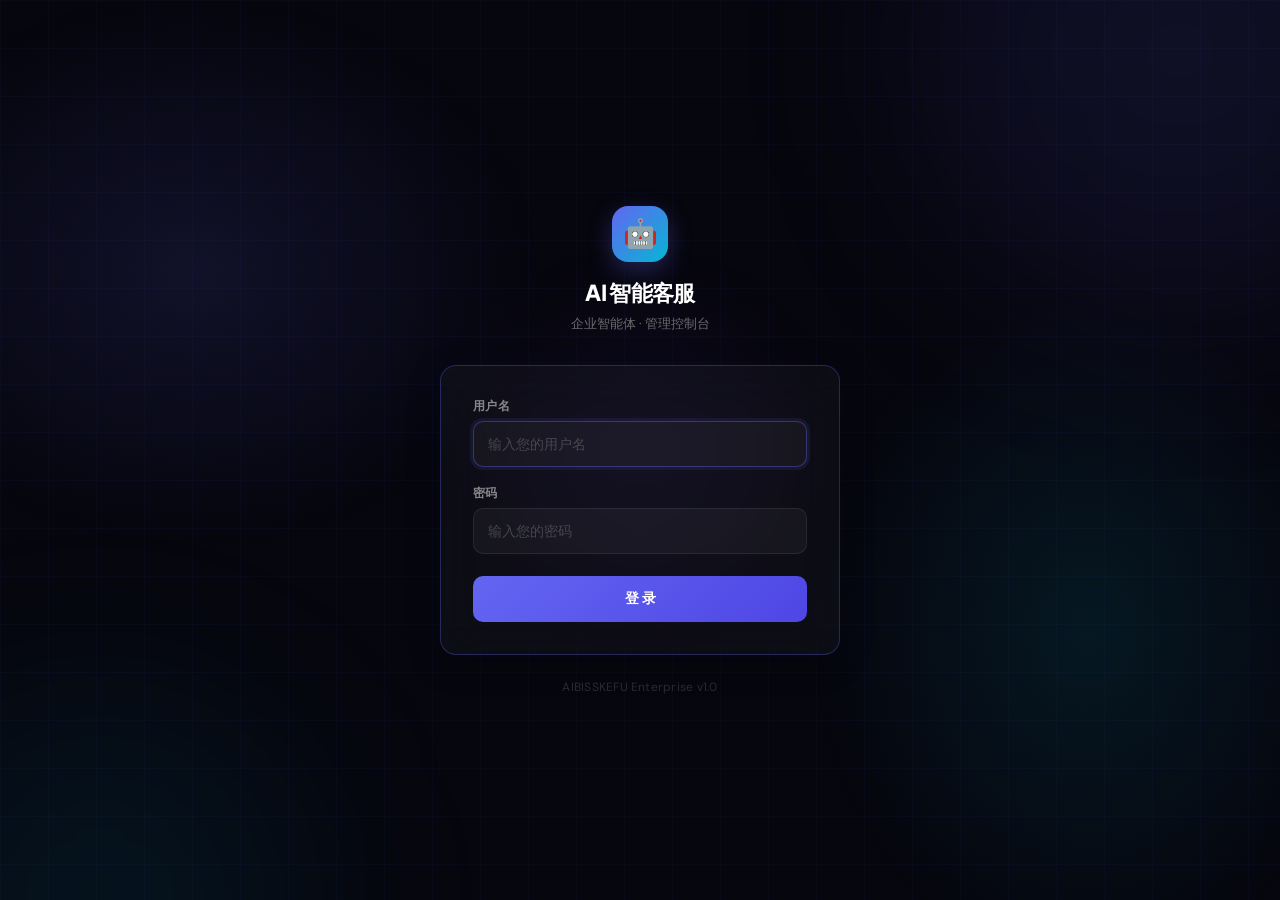
<file: admin/chat-logs.html>
<!DOCTYPE html>
<html lang="zh-CN">
<head>
<meta charset="UTF-8">
<meta name="viewport" content="width=device-width, initial-scale=1.0">
<title>对话记录 · AI 智能客服</title>
<link rel="preconnect" href="https://fonts.googleapis.com">
<link rel="preconnect" href="https://fonts.gstatic.com" crossorigin>
<link href="https://fonts.googleapis.com/css2?family=Plus+Jakarta+Sans:wght@400;500;600;700;800&display=swap&family=DM+Sans:wght@400;500;600;700&display=swap" rel="stylesheet">
<link rel="stylesheet" href="css/design-system.css">
<style>
.session-item { cursor: pointer; transition: background var(--transition-fast); }
.session-item:hover td { background: var(--primary-50); }
.session-detail {
  background: var(--neutral-50);
  border-top: 2px solid var(--primary-200);
  border-bottom: 1px solid var(--border);
}
.session-detail td { padding: var(--space-4); }
.msg-bubble {
  margin-bottom: var(--space-3);
  padding: var(--space-3) var(--space-4);
  border-radius: var(--radius-md);
  max-width: 85%;
  line-height: 1.6;
  font-size: var(--text-base);
}
.msg-user {
  background: var(--primary-50);
  border: 1px solid var(--primary-200);
  margin-left: auto;
  border-bottom-right-radius: 2px;
}
.msg-assistant {
  background: var(--bg-card);
  border: 1px solid var(--border);
  margin-right: auto;
  border-bottom-left-radius: 2px;
}
.msg-meta {
  font-size: var(--text-xs);
  color: var(--text-muted);
  margin-top: var(--space-1);
  display: flex;
  gap: var(--space-3);
}
.msg-label {
  display: inline-block;
  padding: 1px 8px;
  border-radius: var(--radius-full);
  font-size: 10px;
  font-weight: 600;
  margin-bottom: var(--space-1);
}
.msg-label-user {
  background: var(--primary-100);
  color: var(--primary-700);
}
.msg-label-assistant {
  background: var(--accent-50);
  color: var(--accent-600);
}
.detail-header {
  display: flex;
  align-items: center;
  justify-content: space-between;
  margin-bottom: var(--space-3);
  padding-bottom: var(--space-2);
  border-bottom: 1px solid var(--border-light);
}
.detail-header h4 {
  font-size: var(--text-lg);
  font-weight: 600;
}
</style>
<script src="auth-guard.js"></script>
</head>
<body>
<div class="app-layout">
  <aside class="sidebar" id="sidebar">
    <a href="dashboard.html" class="sidebar-brand">
      <div class="brand-icon">🤖</div>
      <div class="brand-text">
        <span class="brand-title">AI 智能客服</span>
        <span class="brand-sub">NebulaBot</span>
      </div>
    </a>
    <nav class="sidebar-nav">
      <a class="nav-item" href="dashboard.html" data-page="dashboard"><span class="nav-icon">📊</span><span class="nav-label">概览</span></a>
      <a class="nav-item" href="persona.html" data-page="persona"><span class="nav-icon">🎭</span><span class="nav-label">吉祥物人设</span></a>
      <a class="nav-item" href="knowledge.html" data-page="knowledge"><span class="nav-icon">📚</span><span class="nav-label">知识库管理</span></a>
      <a class="nav-item active" href="chat-logs.html" data-page="chat-logs"><span class="nav-icon">💬</span><span class="nav-label">对话记录</span></a>
      <a class="nav-item" href="users.html" data-page="users"><span class="nav-icon">👥</span><span class="nav-label">账号管理</span></a>
      <a class="nav-item" href="settings.html" data-page="settings"><span class="nav-icon">⚙️</span><span class="nav-label">系统设置</span></a>
    </nav>
    <div class="sidebar-footer">
      <div class="user-info">
        <div class="user-avatar">👤</div>
        <span class="user-name" id="sidebarUsername">管理员</span>
        <button class="logout-btn" onclick="doLogout()" title="退出登录">↩</button>
      </div>
    </div>
  </aside>
  <div class="sidebar-overlay" id="sidebarOverlay" onclick="toggleSidebar()"></div>
  <main class="main-content">
    <header class="main-header">
      <div>
        <div class="page-title">对话记录</div>
        <div class="page-sub">查看客户聊天历史和AI回复日志</div>
      </div>
    </header>
    <div class="main-body">
      <div class="toolbar">
        <div class="search-box">
          <span class="search-icon">🔍</span>
          <input type="text" class="form-input" id="searchInput" placeholder="搜索对话内容..." onkeydown="if(event.key==='Enter')loadList()">
        </div>
        <div class="spacer"></div>
        <span class="text-sm text-muted" id="statsInfo">加载中...</span>
      </div>

      <div class="card" style="padding:0;">
        <div class="table-container">
          <table>
            <thead>
              <tr>
                <th style="width:22%">会话ID</th>
                <th style="width:13%">开始时间</th>
                <th style="width:9%">消息数</th>
                <th style="width:12%">身份验证</th>
                <th style="width:20%">用户</th>
                <th style="width:9%">Token</th>
                <th style="width:12%">操作</th>
              </tr>
            </thead>
            <tbody id="logList"></tbody>
          </table>
        </div>
        <div class="loading" id="loading">
          <div class="loading-dots"><span></span><span></span><span></span></div>
          <span>加载中...</span>
        </div>
        <div class="empty-state" id="empty" style="display:none;">
          <div class="empty-icon">📭</div>
          <h4>暂无对话记录</h4>
          <p>当有客户与客服机器人对话后，记录将显示在这里</p>
        </div>
        <div class="pagination" id="pagination"></div>
      </div>
    </div>
  </main>
</div>
<button class="sidebar-toggle" onclick="toggleSidebar()">☰</button>

<!-- 消息明细弹窗 -->
<div class="modal-overlay" id="detailModal">
  <div class="modal" style="max-width:700px;">
    <div class="modal-header">
      <h3>💬 对话详情</h3>
      <button class="modal-close" onclick="closeDetailModal()">✕</button>
    </div>
    <div id="detailContent" style="max-height:60vh;overflow-y:auto;"></div>
    <div class="modal-footer">
      <button class="btn btn-secondary" onclick="closeDetailModal()">关闭</button>
    </div>
  </div>
</div>

<div class="toast" id="toast"></div>

<script>
var token = localStorage.getItem('admin_token');

if (!token) { window.location.href = 'login.html'; }

function showToast(msg) {
  var t = document.getElementById('toast');
  t.textContent = msg;
  t.classList.add('show');
  setTimeout(function() { t.classList.remove('show'); }, 2000);
}

function getHeaders() {
  return { 'Content-Type': 'application/json', 'Authorization': 'Bearer ' + token };
}

function apiUrl(path) {
  var dir = location.pathname.substring(0, location.pathname.lastIndexOf('/'));
  var base = dir.substring(0, dir.lastIndexOf('/') + 1);
  return base + (path.charAt(0) === '/' ? path.substring(1) : path);
}

function doLogout() {
  if (confirm('确定退出登录？')) {
    localStorage.removeItem('admin_token');
    window.location.href = 'login.html';
  }
}

var currentPage = 1;

function toggleSidebar() {
  document.getElementById('sidebar').classList.toggle('open');
  document.getElementById('sidebarOverlay').classList.toggle('visible');
  document.body.classList.toggle('sidebar-open');
}

loadStats();
loadList();

// v3.18: 鉴权失败统一处理(401 → 清 token 跳登录)
function handleAuthFail() {
  localStorage.removeItem('admin_token');
  showToast('登录已过期，正在跳转登录页...');
  setTimeout(function() { window.location.href = 'login.html'; }, 1200);
}

function loadStats() {
  fetch(apiUrl('/api/chat.php?action=stats'), { headers: getHeaders() })
    .then(function(r) { return r.json(); })
    .then(function(res) {
      if (res.code === 401) { handleAuthFail(); return; }
      if (res.code === 0 && res.data) {
        document.getElementById('statsInfo').textContent =
          '今日 ' + (res.data.today_sessions || 0) +
          ' 会话 · 本周 ' + (res.data.week_sessions || 0) +
          ' 会话 · 累计 ' + (res.data.total_messages || 0) + ' 条消息';
      }
    });
}

function loadList() {
  document.getElementById('loading').style.display = 'flex';
  document.getElementById('empty').style.display = 'none';
  var q = document.getElementById('searchInput').value.trim();
  var url = '/api/chat.php?action=logs&page=' + currentPage;
  if (q) url += '&q=' + encodeURIComponent(q);

  fetch(apiUrl(url), { headers: getHeaders() })
    .then(function(r) { return r.json(); })
    .then(function(res) {
      document.getElementById('loading').style.display = 'none';
      var tbody = document.getElementById('logList');
      if (res.code === 401) { handleAuthFail(); return; }
      if (res.code === 0 && res.data.list && res.data.list.length > 0) {
        tbody.innerHTML = res.data.list.map(function(item) {
          return renderSessionRow(item);
        }).join('');
        bindSessionButtons();
        renderPagination(res.data.total, res.data.page);
      } else if (res.code === 0) {
        tbody.innerHTML = '';
        document.getElementById('empty').style.display = 'block';
        document.getElementById('pagination').innerHTML = '';
      } else {
        // v3.18: 非 0 且非 401 的错误,显示具体原因而非假装无数据
        tbody.innerHTML = '<tr><td colspan="7" style="text-align:center;padding:24px;color:var(--text-secondary);">加载失败：' + escapeHtml(res.msg || ('错误码 ' + res.code)) + '</td></tr>';
        document.getElementById('pagination').innerHTML = '';
      }
    });
}

function escapeHtml(value) {
  return String(value == null ? '' : value)
    .replace(/&/g, '&amp;')
    .replace(/</g, '&lt;')
    .replace(/>/g, '&gt;')
    .replace(/"/g, '&quot;')
    .replace(/'/g, '&#39;');
}

function renderSessionRow(item) {
  var sid = item.session_id || '';
  var shortSid = sid.length > 12 ? sid.substring(0, 12) + '...' : sid;
  var time = item.last_time || item.started_at || '';
  var verified = item.has_verified == 1
    ? '<span class="badge badge-success">已验证</span>'
    : '<span class="badge badge-neutral">未验证</span>';
  // 用户标识：已验证显示脱敏手机号，否则显示设备指纹，都没有则显示IP
  var userLabel = '';
  var userTitle = '';
  if (item.phone_mask) {
    userLabel = item.phone_mask;
    userTitle = '已验证手机号';
  } else if (item.visitor_hash) {
    userLabel = item.visitor_hash.length > 12 ? item.visitor_hash.substring(0, 12) + '…' : item.visitor_hash;
    userTitle = '设备指纹: ' + item.visitor_hash + (item.source_ip ? ' | IP: ' + item.source_ip : '');
  } else if (item.source_ip) {
    userLabel = item.source_ip;
    userTitle = 'IP: ' + item.source_ip;
  } else {
    userLabel = '-';
    userTitle = '';
  }
  return '<tr class="session-item">' +
    '<td><span title="' + escapeHtml(sid) + '" style="font-family:var(--font-mono);font-size:var(--text-sm);">' + escapeHtml(shortSid) + '</span></td>' +
    '<td><span class="text-sm text-secondary">' + escapeHtml(time) + '</span></td>' +
    '<td>' + escapeHtml(item.msg_count || 0) + '</td>' +
    '<td>' + verified + '</td>' +
    '<td><span title="' + escapeHtml(userTitle) + '" class="text-sm" style="font-family:var(--font-mono);color:var(--text-secondary);">' + escapeHtml(userLabel) + '</span></td>' +
    '<td>' + escapeHtml(item.total_tokens || 0) + '</td>' +
    '<td><button class="btn btn-sm btn-primary" data-session-id="' + escapeHtml(sid) + '">查看</button></td>' +
  '</tr>';
}

function bindSessionButtons() {
  document.querySelectorAll('#logList [data-session-id]').forEach(function(btn) {
    btn.addEventListener('click', function() { viewDetail(btn.dataset.sessionId || ''); });
  });
}

function renderPagination(total, page) {
  var pages = Math.ceil(total / 20);
  if (pages <= 1) { document.getElementById('pagination').innerHTML = ''; return; }
  var html = '';
  for (var i = 1; i <= pages && i <= 20; i++) {
    html += '<button class="' + (i === page ? 'active' : '') + '" onclick="gotoPage(' + i + ')">' + i + '</button>';
  }
  document.getElementById('pagination').innerHTML = html;
}

function gotoPage(p) { currentPage = p; loadList(); }

function viewDetail(sessionId) {
  fetch(apiUrl('/api/chat.php?action=logs&session_id=' + encodeURIComponent(sessionId)), { headers: getHeaders() })
    .then(function(r) { return r.json(); })
    .then(function(res) {
      if (res.code === 401) { handleAuthFail(); return; }
      if (res.code === 0 && res.data && res.data.messages) {
        renderMessages(res.data.messages);
      } else {
        showToast('加载失败：' + (res.msg || '未知错误'));
      }
    });
}

function renderMessages(messages) {
  var container = document.getElementById('detailContent');
  container.textContent = '';
  messages.forEach(function(m) {
    var role = m.role === 'user' ? '用户' : '客服';
    var labelClass = m.role === 'user' ? 'msg-label-user' : 'msg-label-assistant';
    var bubbleClass = m.role === 'user' ? 'msg-user' : 'msg-assistant';
    var content = m.content || '';
    var metaParts = [];
    if (m.created_at) metaParts.push(m.created_at);
    if (m.tokens) metaParts.push('Token: ' + m.tokens);
    if (m.visitor_hash) metaParts.push('设备: ' + m.visitor_hash);
    if (m.source_ip) metaParts.push('IP: ' + m.source_ip);
    var row = document.createElement('div');
    var label = document.createElement('span');
    label.className = 'msg-label ' + labelClass;
    label.textContent = role;
    var bubble = document.createElement('div');
    bubble.className = 'msg-bubble ' + bubbleClass;
    var body = document.createElement('div');
    body.style.whiteSpace = 'pre-wrap';
    body.style.wordBreak = 'break-word';
    body.textContent = String(content);
    var meta = document.createElement('div');
    meta.className = 'msg-meta';
    var metaText = document.createElement('span');
    metaText.textContent = metaParts.join(' · ');
    meta.appendChild(metaText);
    bubble.appendChild(body);
    bubble.appendChild(meta);
    row.appendChild(label);
    row.appendChild(bubble);
    container.appendChild(row);
  });
  document.getElementById('detailModal').classList.add('active');
}

function closeDetailModal() {
  document.getElementById('detailModal').classList.remove('active');
}

setTimeout(function() {
  var loading = document.getElementById('loading');
  if (loading.style.display !== 'none') {
    loading.style.display = 'none';
    document.getElementById('empty').style.display = 'block';
  }
}, 5000);
</script>
</body>
</html>
</file>
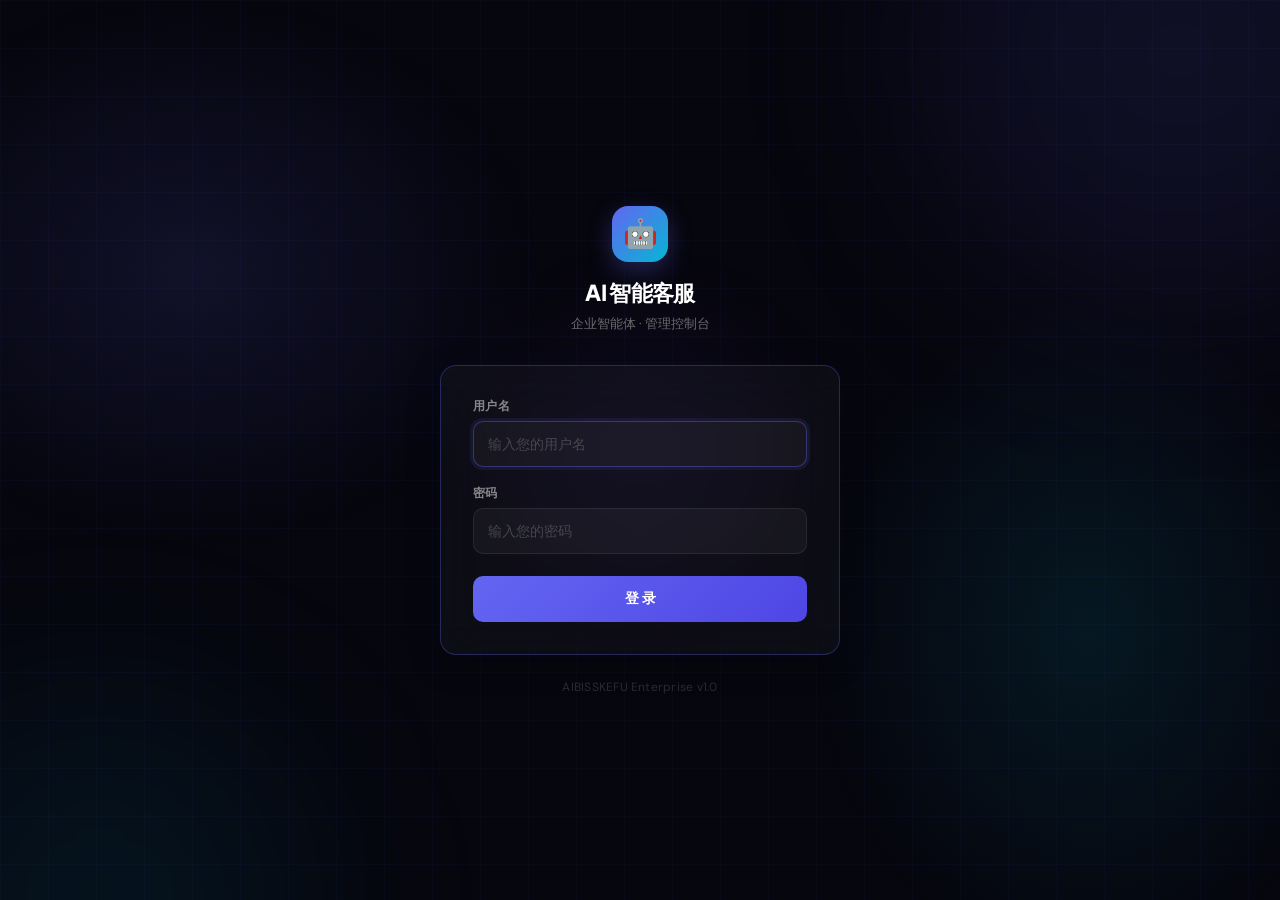
<file: admin/dashboard.html>
<!DOCTYPE html>
<html lang="zh-CN">
<head>
<meta charset="UTF-8">
<meta name="viewport" content="width=device-width, initial-scale=1.0">
<title>概览 · AI 智能客服</title>
<link rel="preconnect" href="https://fonts.googleapis.com">
<link rel="preconnect" href="https://fonts.gstatic.com" crossorigin>
<link href="https://fonts.googleapis.com/css2?family=Plus+Jakarta+Sans:wght@500;600;700;800&family=DM+Sans:wght@400;500;600&display=swap" rel="stylesheet">
<link rel="stylesheet" href="css/design-system.css">
<script src="auth-guard.js"></script>
</head>
<body>

<div class="app-layout">
  <aside class="sidebar" id="sidebar">
    <a href="dashboard.html" class="sidebar-brand">
      <div class="brand-icon">🤖</div>
      <div class="brand-text">
        <span class="brand-title">AI 智能客服</span>
        <span class="brand-sub">NebulaBot</span>
      </div>
    </a>

    <nav class="sidebar-nav">
      <a class="nav-item active" href="dashboard.html" data-page="dashboard">
        <span class="nav-icon">📊</span><span class="nav-label">概览</span>
      </a>
      <a class="nav-item" href="persona.html" data-page="persona">
        <span class="nav-icon">🎭</span><span class="nav-label">吉祥物人设</span>
      </a>
      <a class="nav-item" href="knowledge.html" data-page="knowledge">
        <span class="nav-icon">📚</span><span class="nav-label">知识库管理</span>
      </a>
      <a class="nav-item" href="chat-logs.html" data-page="chat-logs">
        <span class="nav-icon">💬</span><span class="nav-label">对话记录</span>
      </a>
      <a class="nav-item" href="users.html" data-page="users">
        <span class="nav-icon">👥</span><span class="nav-label">账号管理</span>
      </a>
      <a class="nav-item" href="settings.html" data-page="settings">
        <span class="nav-icon">⚙️</span><span class="nav-label">系统设置</span>
      </a>
    </nav>

    <div class="sidebar-footer">
      <div class="user-info">
        <div class="user-avatar">👤</div>
        <span class="user-name" id="sidebarUsername">管理员</span>
        <button class="logout-btn" onclick="doLogout()" title="退出登录">↩</button>
      </div>
    </div>
  </aside>

  <div class="sidebar-overlay" id="sidebarOverlay" onclick="toggleSidebar()"></div>

  <main class="main-content">
    <header class="main-header">
      <div>
        <div class="page-title">概览</div>
        <div class="page-sub">系统运行状态一览</div>
      </div>
    </header>

    <div class="main-body">
      <div class="loading" id="loading" style="display:flex;align-items:center;justify-content:center;padding:60px;color:rgba(255,255,255,0.3);gap:10px;">
        <span style="font-size:20px;animation:spin 0.8s linear infinite;">⟳</span>
        <span>加载中...</span>
      </div>

      <div id="content" style="display:none;">
        <div class="stats-grid">
          <div class="stat-card">
            <div class="stat-icon">📚</div>
            <div class="stat-value" id="kbCount">-</div>
            <div class="stat-label">知识库条目</div>
          </div>
          <div class="stat-card">
            <div class="stat-icon">🎭</div>
            <div class="stat-value" id="personaStatus" style="font-size:20px;">-</div>
            <div class="stat-label">人设状态</div>
          </div>
        </div>

        <div class="section-header" style="margin-top:40px;margin-bottom:16px;display:flex;align-items:center;justify-content:space-between;">
          <div>
            <h3 style="font-family:var(--font-heading);font-size:16px;font-weight:600;color:var(--text);">快速导航</h3>
            <p style="font-size:12px;color:var(--text-muted);margin-top:4px;">管理您的智能客服系统</p>
          </div>
        </div>

        <div class="nav-grid">
          <a class="nav-card" href="persona.html">
            <span class="nav-arrow">→</span>
            <span class="nav-icon">🎭</span>
            <h3>吉祥物人设</h3>
            <p>配置客服的姓名、性格、说话风格和品牌背景</p>
          </a>
          <a class="nav-card" href="knowledge.html">
            <span class="nav-arrow">→</span>
            <span class="nav-icon">📚</span>
            <h3>知识库管理</h3>
            <p>管理FAQ问答对，支持分类、搜索和批量导入</p>
          </a>
          <a class="nav-card" href="chat-logs.html">
            <span class="nav-arrow">→</span>
            <span class="nav-icon">💬</span>
            <h3>对话记录</h3>
            <p>查看客户聊天历史和AI回复日志</p>
          </a>
          <a class="nav-card" href="users.html">
            <span class="nav-arrow">→</span>
            <span class="nav-icon">👥</span>
            <h3>账号管理</h3>
            <p>管理管理员账号、权限分配和密码重置</p>
          </a>
          <a class="nav-card" href="settings.html">
            <span class="nav-arrow">→</span>
            <span class="nav-icon">⚙️</span>
            <h3>系统设置</h3>
            <p>API配置、企业数据接口、嵌入代码等系统管理</p>
          </a>
        </div>
      </div>
    </div>
  </main>
</div>

<button class="sidebar-toggle" onclick="toggleSidebar()">☰</button>

<script>
var token = localStorage.getItem('admin_token');
if (!token) { window.location.href = 'login.html'; }

function getHeaders() { return { 'Content-Type': 'application/json', 'Authorization': 'Bearer ' + token }; }
function apiUrl(path) {
  var dir = location.pathname.substring(0, location.pathname.lastIndexOf('/'));
  var base = dir.substring(0, dir.lastIndexOf('/') + 1);
  return base + (path.charAt(0) === '/' ? path.substring(1) : path);
}

function doLogout() {
  if (confirm('确定退出登录？')) {
    localStorage.removeItem('admin_token');
    window.location.href = 'login.html';
  }
}
function toggleSidebar() {
  document.getElementById('sidebar').classList.toggle('open');
  document.getElementById('sidebarOverlay').classList.toggle('active');
}

fetch(apiUrl('/api/auth.php?action=me'), { headers: getHeaders() })
  .then(function(r) { return r.json(); })
  .then(function(res) {
    if (res.code === 0 && res.data) {
      document.getElementById('sidebarUsername').textContent = res.data.username || '管理员';
    }
  });

Promise.all([
  fetch(apiUrl('/api/knowledge.php?action=list&page=1&size=1'), { headers: getHeaders() }).then(function(r) { return r.json(); }),
  fetch(apiUrl('/api/persona.php?action=get'), { headers: getHeaders() }).then(function(r) { return r.json(); })
])
.then(function(results) {
  document.getElementById('loading').style.display = 'none';
  document.getElementById('content').style.display = 'block';

  var kbTotal = (results[0].code === 0) ? results[0].data.total : 0;
  document.getElementById('kbCount').textContent = kbTotal || 0;

  var persona = (results[1].code === 0 && results[1].data && results[1].data.name) ? results[1].data : null;
  var personaEl = document.getElementById('personaStatus');
  personaEl.textContent = persona ? persona.name : '⚠️ 未设置';
});

</script>
</body>
</html>
</file>
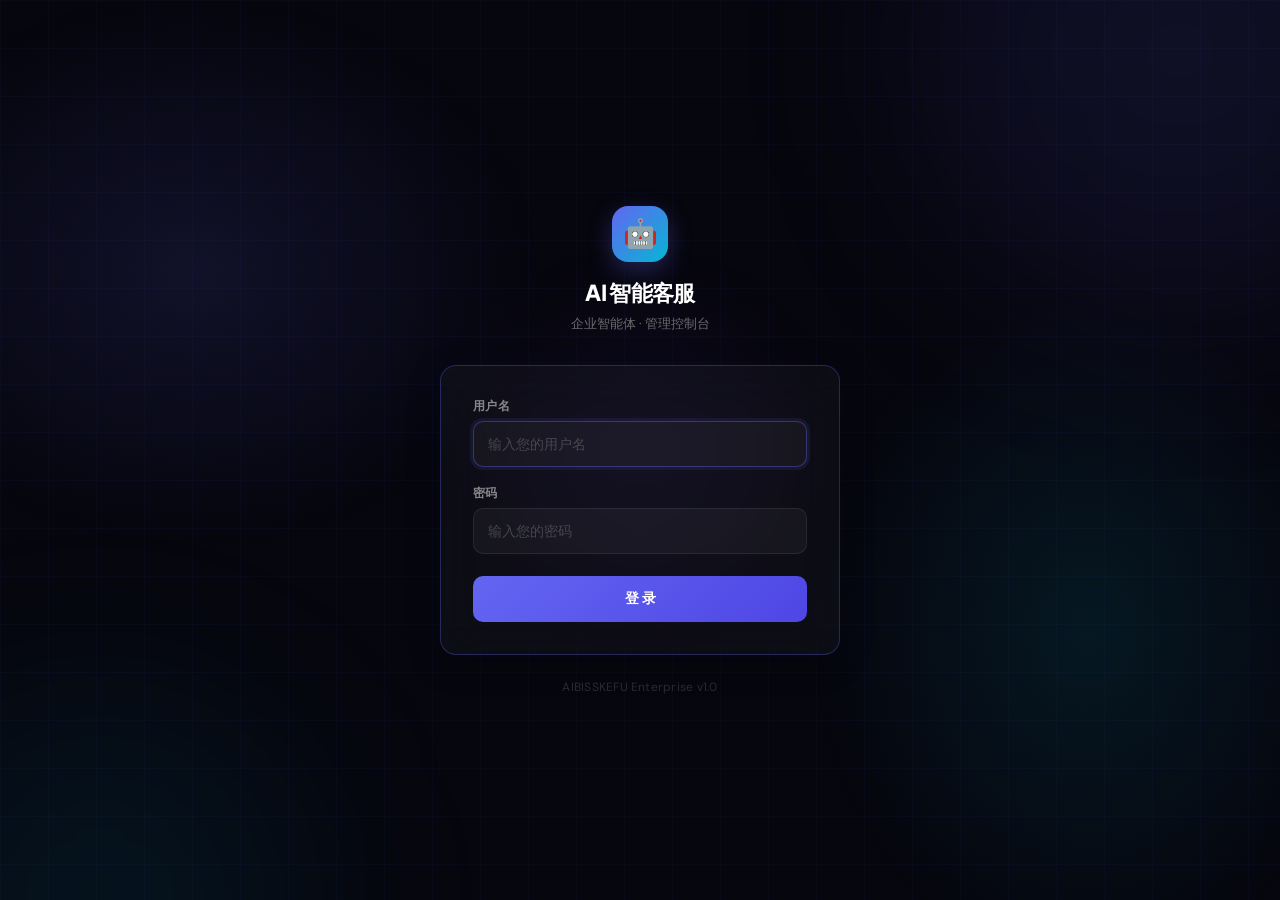
<file: admin/knowledge.html>
<!DOCTYPE html>
<html lang="zh-CN">
<head>
<meta charset="UTF-8">
<meta name="viewport" content="width=device-width, initial-scale=1.0">
<title>知识库管理 · AI 智能客服</title>
<link rel="preconnect" href="https://fonts.googleapis.com">
<link rel="preconnect" href="https://fonts.gstatic.com" crossorigin>
<link href="https://fonts.googleapis.com/css2?family=DM+Sans:wght@400;500;600;700&family=Plus+Jakarta+Sans:wght@500;600;700;800&display=swap" rel="stylesheet">
<link rel="stylesheet" href="css/design-system.css">
<!-- v3.31：wangEditor 样式由其 JS 内部注入（v4 的 npm 包内无 CSS 文件），原 jsdelivr CSS 引用为 404 死引用，已移除 -->
<style>
  :root {
    --font-heading: 'Plus Jakarta Sans', sans-serif;
    --font-body: 'DM Sans', sans-serif;
  }
  body { font-family: var(--font-body); }
  h1, h2, h3, h4, h5, h6, .page-title, .brand-title { font-family: var(--font-heading); }

  #editorContainer .w-e-text-container {
    background: #f8f9fc;
    color: #1a1a2e;
  }
  #editorContainer .w-e-text-container p,
  #editorContainer .w-e-text-container div,
  #editorContainer .w-e-text-container h1,
  #editorContainer .w-e-text-container h2,
  #editorContainer .w-e-text-container h3,
  #editorContainer .w-e-text-container blockquote,
  #editorContainer .w-e-text-container li,
  #editorContainer .w-e-text-container td,
  #editorContainer .w-e-text-container th {
    color: #1a1a2e;
  }
  #editorContainer .w-e-text-container pre {
    color: #e2e8f0;
    background: #1e293b;
  }
  #editorContainer .w-e-toolbar {
    background: #eef0f5;
    border-bottom: 1px solid #d1d5db;
  }
  #editorContainer .w-e-menu {
    color: #374151;
  }
</style>
<script src="auth-guard.js"></script>
</head>
<body>
<div class="app-layout">
  <aside class="sidebar" id="sidebar">
    <a href="dashboard.html" class="sidebar-brand">
      <div class="brand-icon">🤖</div>
      <div class="brand-text">
        <span class="brand-title">AI 智能客服</span>
        <span class="brand-sub">NebulaBot</span>
      </div>
    </a>
    <nav class="sidebar-nav">
      <a class="nav-item" href="dashboard.html" data-page="dashboard"><span class="nav-icon">📊</span><span class="nav-label">概览</span></a>
      <a class="nav-item" href="persona.html" data-page="persona"><span class="nav-icon">🎭</span><span class="nav-label">吉祥物人设</span></a>
      <a class="nav-item active" href="knowledge.html" data-page="knowledge"><span class="nav-icon">📚</span><span class="nav-label">知识库管理</span></a>
      <a class="nav-item" href="chat-logs.html" data-page="chat-logs"><span class="nav-icon">💬</span><span class="nav-label">对话记录</span></a>
      <a class="nav-item" href="users.html" data-page="users"><span class="nav-icon">👥</span><span class="nav-label">账号管理</span></a>
      <a class="nav-item" href="settings.html" data-page="settings"><span class="nav-icon">⚙️</span><span class="nav-label">系统设置</span></a>
    </nav>
    <div class="sidebar-footer">
      <div class="user-info">
        <div class="user-avatar">👤</div>
        <span class="user-name" id="sidebarUsername">管理员</span>
        <button class="logout-btn" onclick="doLogout()" title="退出登录">↩</button>
      </div>
    </div>
  </aside>
  <div class="sidebar-overlay" id="sidebarOverlay" onclick="toggleSidebar()"></div>
  <main class="main-content">
    <header class="main-header">
      <div>
        <div class="page-title">知识库管理</div>
        <div class="page-sub">通用 FAQ（品牌/政策/路由）；房间地址 WiFi 停车等由 Sidecar 房间库回答</div>
      </div>
    </header>
    <div class="main-body">
      <div class="toolbar">
        <select class="form-select" id="categoryFilter" onchange="loadList()" style="width:auto;min-width:120px;">
          <option value="0">全部分类</option>
        </select>
        <div class="search-box">
          <span class="search-icon">🔍</span>
          <input type="text" class="form-input" id="searchInput" placeholder="搜索知识库..." onkeydown="if(event.key==='Enter')loadList()">
          <button class="btn btn-primary btn-search" onclick="loadList()">搜索</button>
          <button class="btn btn-ghost btn-clear-search" id="clearSearchBtn" onclick="clearSearch()" style="display:none;">✕</button>
        </div>
        <button class="btn btn-primary" onclick="openModal()">+ 新增条目</button>
        <button class="btn btn-secondary" onclick="openCategoryModal()">📁 管理分类</button>
        <input type="file" id="csvFileInput" accept=".csv" style="display:none" onchange="importCSV(this)">
        <button class="btn btn-secondary" id="importBtn" onclick="document.getElementById('csvFileInput').click()">📥 导入CSV</button>
        <button class="btn btn-ghost" onclick="downloadTemplate()">📋 下载模板</button>
        <button class="btn btn-secondary" onclick="batchVectorize()" id="batchVecBtn">🧠 批量向量化</button>
        <button class="btn btn-secondary" onclick="rebuildDefaultKnowledge()" id="rebuildKbBtn">♻️ 重建默认知识库</button>
      </div>

      <div class="card" style="padding:0;">
        <div class="table-container">
          <table>
            <thead>
              <tr>
                <th style="width:36%">问题</th>
                <th style="width:34%">答案</th>
                <th style="width:8%">状态</th>
                <th style="width:6%">命中</th>
                <th style="width:16%">操作</th>
              </tr>
            </thead>
            <tbody id="kbList"></tbody>
          </table>
        </div>
        <div class="loading" id="loading">
          <div class="loading-dots"><span></span><span></span><span></span></div>
          <span>加载中...</span>
        </div>
        <div class="empty-state" id="empty" style="display:none;">
          <div class="empty-icon">📭</div>
          <h4>暂无知识条目</h4>
          <p>点击「新增条目」开始添加问答对</p>
        </div>
        <div class="pagination" id="pagination"></div>
      </div>
    </div>
  </main>
</div>
<button class="sidebar-toggle" onclick="toggleSidebar()">☰</button>

<!-- 条目编辑弹窗 -->
<div class="modal-overlay" id="entryModal">
  <div class="modal">
    <div class="modal-header">
      <h3 id="modalTitle">新增知识条目</h3>
      <button class="modal-close" onclick="closeModal()">✕</button>
    </div>
    <input type="hidden" id="editId">
    <div class="form-group">
      <label class="form-label">分类</label>
      <select class="form-select" id="editCategory"></select>
    </div>
    <div class="form-group">
      <label class="form-label">标准问题</label>
      <input type="text" class="form-input" id="editQuestion" maxlength="500" placeholder="输入客户可能问的问题">
    </div>
    <div class="form-group">
      <label class="form-label">标准答案 <span style="font-size:12px;color:var(--text-muted);">(支持富文本)</span></label>
      <div id="editorContainer"></div>
      <input type="hidden" id="editAnswer" value="">
    </div>
    <div class="form-group">
      <label class="form-label">关键词</label>
      <input type="text" class="form-input" id="editKeywords" placeholder="如：价格,费用,多少钱（逗号分隔）">
      <div class="form-hint">用于辅助匹配相似问题</div>
    </div>
    <div class="form-group">
      <label class="form-label">状态</label>
      <select class="form-select" id="editStatus">
        <option value="1">启用</option>
        <option value="0">禁用</option>
      </select>
    </div>
    <div class="modal-footer">
      <button class="btn btn-secondary" onclick="closeModal()">取消</button>
      <button class="btn btn-primary" onclick="saveEntry()">保存</button>
    </div>
  </div>
</div>

<!-- 分类管理弹窗 -->
<div class="modal-overlay" id="categoryModal">
  <div class="modal">
    <div class="modal-header">
      <h3>📁 分类管理</h3>
      <button class="modal-close" onclick="document.getElementById('categoryModal').classList.remove('active')">✕</button>
    </div>
    <div id="categoryList"></div>
    <div style="display:flex;gap:var(--space-2);margin-top:var(--space-4);">
      <input type="text" class="form-input" id="newCategoryName" placeholder="新分类名称" style="flex:1;">
      <button class="btn btn-primary" onclick="saveCategory()">添加</button>
    </div>
    <div class="modal-footer">
      <button class="btn btn-secondary" onclick="document.getElementById('categoryModal').classList.remove('active')">关闭</button>
    </div>
  </div>
</div>

<div class="toast" id="toast"></div>

<script>
var token = localStorage.getItem('admin_token');

if (!token) { window.location.href = 'login.html'; }

function toggleSidebar() {
  var sidebar = document.getElementById('sidebar');
  var overlay = document.getElementById('sidebarOverlay');
  sidebar.classList.toggle('open');
  overlay.classList.toggle('active');
}

function doLogout() {
  localStorage.removeItem('admin_token');
  window.location.href = 'login.html';
}

function showToast(msg) {
  var t = document.getElementById('toast');
  t.textContent = msg;
  t.classList.add('show');
  setTimeout(function() { t.classList.remove('show'); }, 2000);
}

function getHeaders() {
  return { 'Content-Type': 'application/json', 'Authorization': 'Bearer ' + token };
}

function apiUrl(path) {
  var dir = location.pathname.substring(0, location.pathname.lastIndexOf('/'));
  var base = dir.substring(0, dir.lastIndexOf('/') + 1);
  return base + (path.charAt(0) === '/' ? path.substring(1) : path);
}

var currentPage = 1;
var kbItemsMap = {};

function escapeHtml(value) {
  return String(value == null ? '' : value)
    .replace(/&/g, '&amp;')
    .replace(/</g, '&lt;')
    .replace(/>/g, '&gt;')
    .replace(/"/g, '&quot;')
    .replace(/'/g, '&#39;');
}

loadCategories();
loadList();

function loadCategories() {
  fetch(apiUrl('/api/knowledge.php?action=categories'), { headers: getHeaders() })
    .then(r => r.json())
    .then(res => {
      if (res.code === 0 && res.data.list) {
        const cats = res.data.list;
        const sel = document.getElementById('categoryFilter');
        sel.innerHTML = '<option value="0">全部分类</option>';
        cats.forEach(c => { sel.innerHTML += `<option value="${Number(c.id) || 0}">${escapeHtml(c.name)}</option>`; });

        const editCat = document.getElementById('editCategory');
        editCat.innerHTML = '<option value="0">无分类</option>';
        cats.forEach(c => { editCat.innerHTML += `<option value="${Number(c.id) || 0}">${escapeHtml(c.name)}</option>`; });

        const cl = document.getElementById('categoryList');
        cl.innerHTML = cats.map(c => `
          <div style="display:flex;justify-content:space-between;align-items:center;padding:10px 0;border-bottom:1px solid var(--border-light);">
            <span style="font-size:var(--text-base);">${escapeHtml(c.name)}</span>
            <button class="btn btn-sm btn-danger" onclick="deleteCategory(${Number(c.id) || 0})">删除</button>
          </div>
        `).join('') || '<div style="color:var(--text-muted);padding:12px 0;text-align:center;">暂无分类</div>';
      }
    });
}

function loadList() {
  document.getElementById('loading').style.display = 'flex';
  document.getElementById('empty').style.display = 'none';
  const catId = document.getElementById('categoryFilter').value;
  const q = document.getElementById('searchInput').value.trim();

  var clearBtn = document.getElementById('clearSearchBtn');
  if (q) { clearBtn.style.display = 'inline-flex'; } else { clearBtn.style.display = 'none'; }

  let url = `/api/knowledge.php?action=list&page=${currentPage}`;
  if (catId > 0) url += `&category_id=${catId}`;

  if (q) {
    fetch(apiUrl(`/api/knowledge.php?action=search&q=${encodeURIComponent(q)}&limit=20`), { headers: getHeaders() })
      .then(r => r.json())
      .then(res => {
        document.getElementById('loading').style.display = 'none';
        const tbody = document.getElementById('kbList');
        if (res.code === 0 && res.data.list && res.data.list.length > 0) {
          res.data.list.forEach(item => { kbItemsMap[item.id] = item; });
          tbody.innerHTML = res.data.list.map((item, i) => renderRow(item, i + 1)).join('');
          document.getElementById('pagination').innerHTML = '';
        } else {
          tbody.innerHTML = '';
          document.getElementById('empty').style.display = 'block';
        }
      });
    return;
  }

  fetch(apiUrl(url), { headers: getHeaders() })
    .then(r => r.json())
    .then(res => {
      document.getElementById('loading').style.display = 'none';
      const tbody = document.getElementById('kbList');
      if (res.code === 0 && res.data.list && res.data.list.length > 0) {
        res.data.list.forEach(item => { kbItemsMap[item.id] = item; });
        tbody.innerHTML = res.data.list.map((item, i) => renderRow(item, i + 1)).join('');
        renderPagination(res.data.total, res.data.page);
      } else {
        tbody.innerHTML = '';
        document.getElementById('empty').style.display = 'block';
        document.getElementById('pagination').innerHTML = '';
      }
    });
}

function renderRow(item, idx) {
  const status = item.status == 1 ? '<span class="badge badge-success">启用</span>' : '<span class="badge badge-error">禁用</span>';
  return `<tr>
    <td><div class="cell-clamp">${escapeHtml(item.question)}</div></td>
    <td><div class="cell-clamp">${escapeHtml(item.answer || '')}</div></td>
    <td>${status}</td>
    <td>${item.hit_count || 0}</td>
    <td>
      <div class="cell-actions">
        <button class="btn btn-sm btn-primary" onclick="editEntry(${item.id})">编辑</button>
        <button class="btn btn-sm btn-danger" onclick="deleteEntry(${item.id})">删除</button>
      </div>
    </td>
  </tr>`;
}

function renderPagination(total, page) {
  const pages = Math.ceil(total / 20);
  let html = '';
  for (let i = 1; i <= pages && i <= 20; i++) {
    html += `<button class="${i === page ? 'active' : ''}" onclick="gotoPage(${i})">${i}</button>`;
  }
  document.getElementById('pagination').innerHTML = html;
}

function gotoPage(p) { currentPage = p; loadList(); }

function clearSearch() {
  document.getElementById('searchInput').value = '';
  document.getElementById('clearSearchBtn').style.display = 'none';
  currentPage = 1;
  loadList();
}

function openModal() {
  document.getElementById('modalTitle').textContent = '新增知识条目';
  document.getElementById('editId').value = '';
  document.getElementById('editCategory').value = '0';
  document.getElementById('editQuestion').value = '';
  document.getElementById('editAnswer').value = '';
  document.getElementById('editKeywords').value = '';
  document.getElementById('editStatus').value = '1';
  document.getElementById('entryModal').classList.add('active');
}

function closeModal() { document.getElementById('entryModal').classList.remove('active'); }

function editEntry(id) {
  const item = kbItemsMap[id];
  if (!item) { showToast('找不到该条目，请刷新后重试'); return; }
  document.getElementById('modalTitle').textContent = '编辑知识条目';
  document.getElementById('editId').value = item.id;
  document.getElementById('editCategory').value = item.category_id || 0;
  document.getElementById('editQuestion').value = item.question;
  document.getElementById('editAnswer').value = item.answer;
  document.getElementById('editKeywords').value = item.keywords || '';
  document.getElementById('editStatus').value = item.status;
  document.getElementById('entryModal').classList.add('active');
}

function saveEntry() {
  const idRaw = document.getElementById('editId').value;
  const id    = idRaw ? parseInt(idRaw) : 0;
  if (idRaw && !id) { showToast('条目ID异常，请刷新后重试'); return; }

  const data = {
    id,
    category_id: parseInt(document.getElementById('editCategory').value) || 0,
    question: document.getElementById('editQuestion').value.trim(),
    answer:   document.getElementById('editAnswer').value.trim(),
    keywords: document.getElementById('editKeywords').value.trim(),
    status:   document.getElementById('editStatus').value === '0' ? 0 : 1,
  };
  if (!data.question || !data.answer) { showToast('问题和答案不能为空'); return; }

  fetch(apiUrl('/api/knowledge.php?action=save'), {
    method: 'POST', headers: getHeaders(), body: JSON.stringify(data)
  })
  .then(r => r.json())
  .then(res => {
    if (res.code === 0) {
      showToast('✅ 保存成功');
      closeModal();
      loadList();
    } else {
      showToast(res.msg);
    }
  });
}

function deleteEntry(id) {
  if (!confirm('确定删除该条目？')) return;
  fetch(apiUrl('/api/knowledge.php?action=delete'), {
    method: 'POST', headers: getHeaders(), body: JSON.stringify({ id })
  })
  .then(r => r.json())
  .then(res => {
    if (res.code === 0) { showToast('✅ 已删除'); loadList(); }
    else { showToast(res.msg); }
  });
}

function openCategoryModal() {
  document.getElementById('newCategoryName').value = '';
  document.getElementById('categoryModal').classList.add('active');
  loadCategories();
}

function saveCategory() {
  const name = document.getElementById('newCategoryName').value.trim();
  if (!name) { showToast('请输入分类名称'); return; }
  fetch(apiUrl('/api/knowledge.php?action=save_category'), {
    method: 'POST', headers: getHeaders(), body: JSON.stringify({ name })
  })
  .then(r => r.json())
  .then(res => {
    if (res.code === 0) { showToast('✅ 添加成功'); loadCategories(); loadList(); }
    else { showToast(res.msg); }
  });
}

function deleteCategory(id) {
  if (!confirm('确定删除该分类？（分类下的条目会变为无分类）')) return;
  fetch(apiUrl('/api/knowledge.php?action=delete_category'), {
    method: 'POST', headers: getHeaders(), body: JSON.stringify({ id })
  })
  .then(r => r.json())
  .then(res => {
    if (res.code === 0) { showToast('✅ 已删除'); loadCategories(); loadList(); }
    else { showToast(res.msg); }
  });
}

function importCSV(input) {
  var file = input.files[0];
  if (!file) return;
  var formData = new FormData();
  formData.append('file', file);
  var btn = document.getElementById('importBtn');
  if (btn) { btn.disabled = true; btn.textContent = '导入中...'; }
  fetch(apiUrl('/api/knowledge.php?action=import'), {
    method: 'POST', headers: { 'Authorization': 'Bearer ' + token }, body: formData
  })
  .then(function(r) { return r.json(); })
  .then(function(res) {
    input.value = '';
    if (res.code === 0) {
      showToast('✅ 导入成功 ' + res.data.success + ' 条，跳过 ' + res.data.skip + ' 条');
      loadList();
      loadCategories();
    } else {
      showToast(res.msg);
    }
    if (btn) { btn.disabled = false; btn.textContent = '📥 导入CSV'; }
  })
  .catch(function() {
    input.value = '';
    showToast('导入失败，请重试');
    if (btn) { btn.disabled = false; btn.textContent = '📥 导入CSV'; }
  });
}

function downloadTemplate() {
  var bom = "\uFEFF";
  var csv = bom + '问题,答案,关键词,分类名称\n' +
    '你们酒店有早餐吗？,有的，我们每天早晨7:00-10:00提供自助早餐，位于二楼餐厅。,早餐,餐饮服务\n' +
    '可以提前入住吗？,如果房间干净且无人入住，最早可在中午12点办理入住。,提前入住,入住政策\n' +
    '有停车场吗？,我们提供免费地下停车场，车位充足，无需预约。,停车场,酒店设施\n';
  var blob = new Blob([csv], { type: 'text/csv;charset=utf-8;' });
  var link = document.createElement('a');
  link.href = URL.createObjectURL(blob);
  link.download = '知识库导入模板.csv';
  document.body.appendChild(link);
  link.click();
  document.body.removeChild(link);
  URL.revokeObjectURL(link.href);
  showToast('📋 模板已下载');
}

setTimeout(() => {
    const loading = document.getElementById('loading');
    if (loading.style.display !== 'none') {
      loading.style.display = 'none';
      document.getElementById('empty').style.display = 'block';
    }
  }, 5000);
  </script>
  <!-- v3.31：wangEditor 本地化（v4.7.15），不再依赖公网 CDN —— 同事网络拉不到 jsdelivr 会导致编辑器整体不出现 -->
  <script src="vendor/wangeditor/wangEditor.min.js?v=1"></script>
  <script>
  var E = window.wangEditor;
  var kbEditor = null;

  if (E) {
    kbEditor = new E('#editorContainer');
    kbEditor.config.height = 300;
    kbEditor.config.placeholder = '输入对应的回答内容...';
    kbEditor.config.menus = [
      'head', 'bold', 'italic', 'underline', 'strikeThrough',
      'fontSize', 'list', 'justify', 'quote', 'table',
      'link', 'image', 'code', 'undo', 'redo'
    ];
    kbEditor.create();
  } else {
    // v3.31 兜底：编辑器脚本没加载时降级为纯文本 textarea，
    // 关键是不能像原来那样让 new E() 抛异常 —— 那会让本行之后所有脚本中断，
    // 连「编辑时回填答案」和「保存」都失效。
    console.error('[knowledge] wangEditor 未能加载，已降级为纯文本编辑器');
    var fb = document.getElementById('editorContainer');
    if (fb) {
      fb.innerHTML = '<textarea id="kbFallbackText" class="form-input" style="width:100%;min-height:150px;resize:vertical" ' +
        'placeholder="输入标准答案"></textarea>' +
        '<div class="form-hint" style="color:#f59e0b">富文本编辑器未加载，当前为纯文本模式</div>';
    }
  }

  function kbSetAnswer(html) {
    if (kbEditor) { kbEditor.txt.html(html); return; }
    var t = document.getElementById('kbFallbackText');
    if (t) t.value = html || '';
  }
  function kbGetAnswer() {
    if (kbEditor) return kbEditor.txt.html();
    var t = document.getElementById('kbFallbackText');
    return t ? t.value : '';
  }
  function kbClearAnswer() {
    if (kbEditor) { kbEditor.txt.clear(); return; }
    var t = document.getElementById('kbFallbackText');
    if (t) t.value = '';
  }

  var origOpenModal = openModal;
  openModal = function() {
    origOpenModal();
    kbClearAnswer();
  };

  var origEditEntry = editEntry;
  editEntry = function(id) {
    origEditEntry(id);
    var item = kbItemsMap[id];
    if (item && item.answer) {
      kbSetAnswer(item.answer);
    }
  };

  var origSaveEntry = saveEntry;
  saveEntry = function() {
    document.getElementById('editAnswer').value = kbGetAnswer();
    origSaveEntry();
  };

  function batchVectorize() {
    var btn = document.getElementById('batchVecBtn');
    btn.disabled = true;
    btn.textContent = '⏳ 向量化中...';
    fetch(apiUrl('/api/knowledge.php?action=batch_vectorize'), {
      method: 'POST', headers: getHeaders(), body: JSON.stringify({})
    })
    .then(function(r) { return r.json(); })
    .then(function(res) {
      if (res.code === 0) {
        showToast('✅ 向量化完成，共 ' + res.data.count + ' 条');
        loadList();
      } else {
        showToast(res.msg);
      }
    })
    .catch(function() { showToast('批量向量化请求失败'); })
    .finally(function() { btn.disabled = false; btn.textContent = '🧠 批量向量化'; });
  }

  function rebuildDefaultKnowledge() {
    if (!confirm('将清空现有知识库并写入系统默认模板（南宁宿家民宿通用 FAQ）。此操作不可撤销，确定继续？')) return;
    var btn = document.getElementById('rebuildKbBtn');
    btn.disabled = true;
    btn.textContent = '重建中...';
    fetch(apiUrl('/api/knowledge.php?action=rebuild_defaults'), {
      method: 'POST', headers: getHeaders()
    })
    .then(function(r) { return r.json(); })
    .then(function(res) {
      if (res.code === 0 && res.data) {
        showToast('✅ 已重建 ' + res.data.entries + ' 条（' + res.data.categories + ' 个分类）');
        loadCategories();
        loadList();
      } else {
        showToast(res.msg || '重建失败');
      }
    })
    .catch(function() { showToast('重建请求失败'); })
    .finally(function() { btn.disabled = false; btn.textContent = '♻️ 重建默认知识库'; });
  }
  </script>
</body>
</html>
</file>
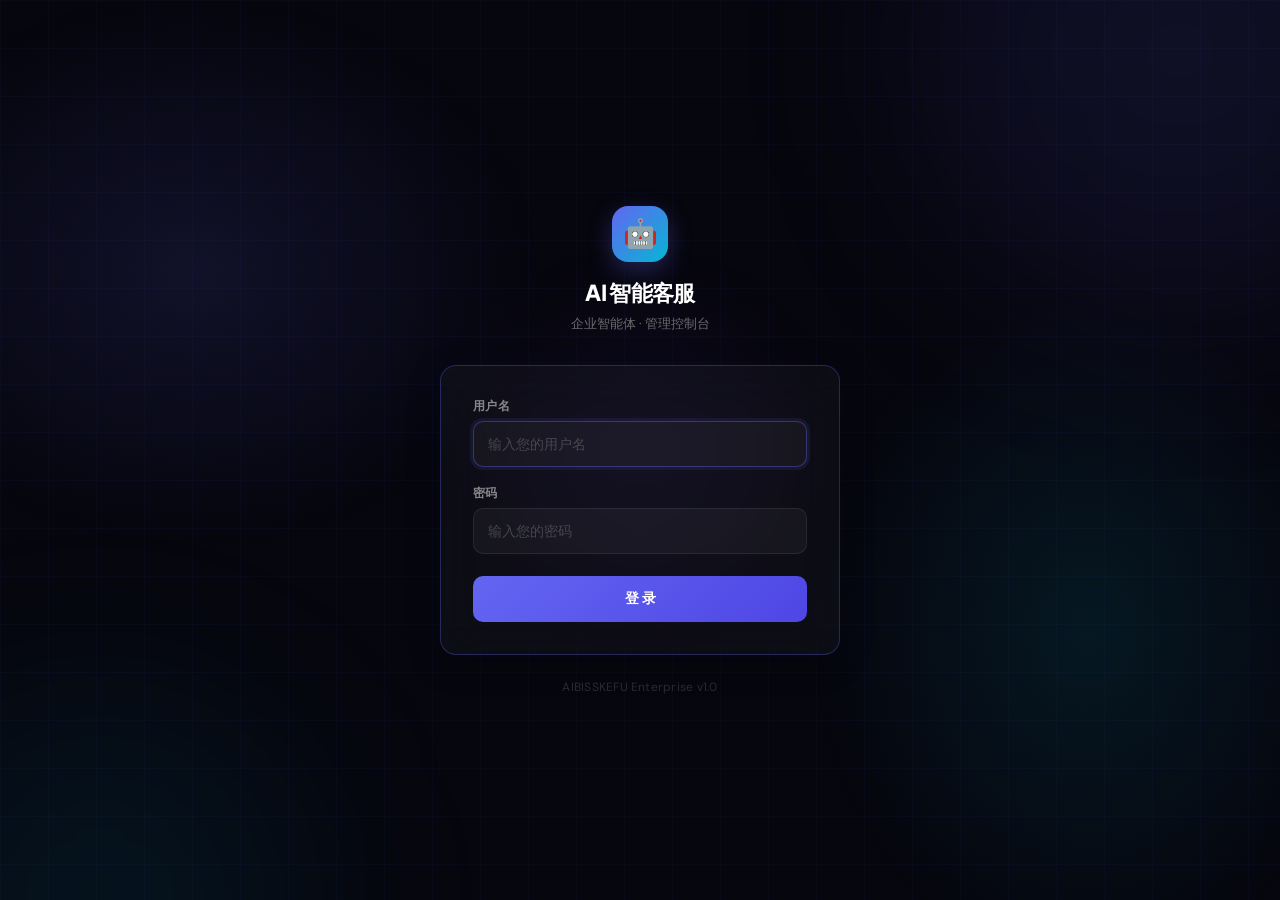
<file: admin/login.html>
<!DOCTYPE html>
<html lang="zh-CN">
<head>
<meta charset="UTF-8">
<meta name="viewport" content="width=device-width, initial-scale=1.0">
<title>登录 · AI 智能客服</title>
<link rel="preconnect" href="https://fonts.googleapis.com">
<link rel="preconnect" href="https://fonts.gstatic.com" crossorigin>
<link href="https://fonts.googleapis.com/css2?family=Plus+Jakarta+Sans:wght@500;600;700;800&family=DM+Sans:wght@400;500;600&display=swap" rel="stylesheet">
<style>
*, *::before, *::after { margin: 0; padding: 0; box-sizing: border-box; }

body {
  font-family: 'DM Sans', -apple-system, BlinkMacSystemFont, 'PingFang SC', 'Microsoft YaHei', sans-serif;
  min-height: 100vh;
  display: flex;
  align-items: center;
  justify-content: center;
  padding: 20px;
  background: #06060e;
  position: relative;
  overflow: hidden;
  -webkit-font-smoothing: antialiased;
}

body::before {
  content: '';
  position: fixed;
  inset: 0;
  z-index: 0;
  background:
    radial-gradient(ellipse 500px 400px at 15% 30%, rgba(99, 102, 241, 0.12) 0%, transparent 70%),
    radial-gradient(ellipse 400px 500px at 85% 70%, rgba(6, 182, 212, 0.10) 0%, transparent 70%),
    radial-gradient(ellipse 300px 300px at 50% 50%, rgba(139, 92, 246, 0.06) 0%, transparent 70%);
  pointer-events: none;
}

body::after {
  content: '';
  position: fixed;
  inset: 0;
  z-index: 0;
  background-image:
    linear-gradient(rgba(99, 102, 241, 0.04) 1px, transparent 1px),
    linear-gradient(90deg, rgba(99, 102, 241, 0.04) 1px, transparent 1px);
  background-size: 48px 48px;
  pointer-events: none;
}

.orb {
  position: fixed;
  border-radius: 50%;
  filter: blur(100px);
  pointer-events: none;
  z-index: 0;
  animation: orbFloat 20s ease-in-out infinite;
}
.orb-1 {
  width: 500px; height: 500px;
  background: rgba(99, 102, 241, 0.10);
  top: -200px; right: -150px;
  animation-delay: 0s;
}
.orb-2 {
  width: 400px; height: 400px;
  background: rgba(6, 182, 212, 0.08);
  bottom: -200px; left: -100px;
  animation-delay: -8s;
}

@keyframes orbFloat {
  0%, 100% { transform: translate(0, 0) scale(1); }
  25% { transform: translate(30px, -40px) scale(1.05); }
  50% { transform: translate(-20px, 20px) scale(0.95); }
  75% { transform: translate(40px, 30px) scale(1.02); }
}

.login-wrapper {
  position: relative;
  z-index: 1;
  width: 100%;
  max-width: 400px;
}

.login-header {
  text-align: center;
  margin-bottom: 32px;
}

.login-header .brand-icon {
  width: 56px;
  height: 56px;
  background: linear-gradient(135deg, #6366F1, #06B6D4);
  border-radius: 16px;
  display: inline-flex;
  align-items: center;
  justify-content: center;
  font-size: 28px;
  margin-bottom: 16px;
  box-shadow: 0 8px 24px rgba(99, 102, 241, 0.3);
}

.login-header h1 {
  font-family: 'Plus Jakarta Sans', sans-serif;
  font-size: 22px;
  font-weight: 800;
  color: #fff;
  letter-spacing: -0.03em;
}

.login-header p {
  font-size: 13px;
  color: rgba(255,255,255,0.4);
  margin-top: 6px;
}

.login-card {
  background: rgba(255,255,255,0.03);
  backdrop-filter: blur(24px);
  -webkit-backdrop-filter: blur(24px);
  border: 1px solid rgba(255,255,255,0.08);
  border-radius: 16px;
  padding: 32px;
  transition: border-color 0.3s;
  box-shadow: 0 8px 32px rgba(0,0,0,0.3);
}
.login-card:focus-within {
  border-color: rgba(99, 102, 241, 0.30);
  box-shadow: 0 8px 32px rgba(0,0,0,0.3), 0 0 20px rgba(99, 102, 241, 0.05);
}

.form-group { margin-bottom: 18px; }

.form-group label {
  display: block;
  font-size: 12px;
  font-weight: 600;
  color: rgba(255,255,255,0.5);
  margin-bottom: 6px;
  text-transform: uppercase;
  letter-spacing: 0.04em;
}

.form-group input {
  width: 100%;
  height: 46px;
  background: rgba(255,255,255,0.04);
  border: 1px solid rgba(255,255,255,0.08);
  border-radius: 10px;
  padding: 0 14px;
  font-size: 14px;
  font-family: inherit;
  color: #fff;
  outline: none;
  transition: all 0.2s;
}
.form-group input:focus {
  border-color: rgba(99, 102, 241, 0.40);
  box-shadow: 0 0 0 3px rgba(99, 102, 241, 0.10);
}
.form-group input::placeholder { color: rgba(255,255,255,0.2); }
.form-group input:-webkit-autofill,
.form-group input:-webkit-autofill:hover,
.form-group input:-webkit-autofill:focus {
  -webkit-text-fill-color: #fff;
  -webkit-box-shadow: 0 0 0px 1000px rgba(15, 23, 42, 0.9) inset;
  transition: background-color 5000s ease-in-out 0s;
}

.login-btn {
  width: 100%;
  height: 46px;
  border: none;
  border-radius: 10px;
  background: linear-gradient(135deg, #6366F1, #4F46E5);
  color: #fff;
  font-size: 14px;
  font-weight: 600;
  font-family: inherit;
  cursor: pointer;
  margin-top: 4px;
  transition: all 0.3s;
  position: relative;
  overflow: hidden;
}
.login-btn:hover {
  background: linear-gradient(135deg, #818CF8, #6366F1);
  box-shadow: 0 4px 20px rgba(99, 102, 241, 0.40);
  transform: translateY(-1px);
}
.login-btn:active {
  transform: translateY(0);
}
.login-btn:disabled {
  opacity: 0.5;
  cursor: not-allowed;
  transform: none;
  box-shadow: none;
}
.login-btn.loading {
  color: transparent;
}
.login-btn.loading::after {
  content: '';
  position: absolute;
  width: 20px;
  height: 20px;
  border: 2px solid rgba(255,255,255,0.3);
  border-top-color: #fff;
  border-radius: 50%;
  animation: spin 0.6s linear infinite;
}

@keyframes spin {
  to { transform: rotate(360deg); }
}

.error-msg {
  color: #F87171;
  font-size: 13px;
  text-align: center;
  margin-top: 12px;
  display: none;
  padding: 8px 12px;
  background: rgba(239, 68, 68, 0.08);
  border: 1px solid rgba(239, 68, 68, 0.15);
  border-radius: 8px;
}
.error-msg.show { display: block; }

.login-footer {
  text-align: center;
  margin-top: 24px;
  font-size: 12px;
  color: rgba(255,255,255,0.15);
  letter-spacing: 0.02em;
}

::-webkit-scrollbar { width: 6px; }
::-webkit-scrollbar-track { background: transparent; }
::-webkit-scrollbar-thumb { background: rgba(99, 102, 241, 0.25); border-radius: 3px; }
::-webkit-scrollbar-thumb:hover { background: rgba(99, 102, 241, 0.4); }
::selection { background: rgba(99, 102, 241, 0.3); }
</style>
</head>
<body>

<div class="orb orb-1"></div>
<div class="orb orb-2"></div>

<div class="login-wrapper">
  <div class="login-header">
    <div class="brand-icon">🤖</div>
    <h1>AI 智能客服</h1>
    <p>企业智能体 · 管理控制台</p>
  </div>

  <div class="login-card">
    <div id="loginForm">
      <div class="form-group">
        <label>用户名</label>
        <input type="text" id="username" placeholder="输入您的用户名" autofocus>
      </div>
      <div class="form-group">
        <label>密码</label>
        <input type="password" id="password" placeholder="输入您的密码" onkeydown="if(event.key==='Enter')doLogin()">
      </div>
      <button class="login-btn" id="loginBtn" onclick="doLogin()">登 录</button>
      <div class="error-msg" id="errorMsg"></div>
    </div>
  </div>

  <div class="login-footer">
    AIBISSKEFU Enterprise v1.0
  </div>
</div>

<script>
var token = localStorage.getItem('admin_token');
if (token) {
  var base = location.pathname.substring(0, location.pathname.lastIndexOf('/') + 1);
  fetch(base + 'api/auth.php?action=me', { headers: { 'Authorization': 'Bearer ' + token } })
    .then(function(r) { return r.json(); })
    .then(function(res) {
      if (res.code === 0) { window.location.href = 'dashboard.html'; }
    });
}

function doLogin() {
  var username = document.getElementById('username').value.trim();
  var password = document.getElementById('password').value;
  if (!username || !password) { showError('请输入用户名和密码'); return; }

  var btn = document.getElementById('loginBtn');
  btn.disabled = true;
  btn.classList.add('loading');
  document.getElementById('errorMsg').classList.remove('show');

  var dir = location.pathname.substring(0, location.pathname.lastIndexOf('/'));
  var base = dir.substring(0, dir.lastIndexOf('/') + 1);
  fetch(base + 'api/auth.php?action=login', {
    method: 'POST',
    headers: { 'Content-Type': 'application/json' },
    body: JSON.stringify({ username: username, password: password })
  })
  .then(function(r) { return r.json(); })
  .then(function(res) {
    btn.disabled = false;
    btn.classList.remove('loading');
    if (res.code === 0 && res.data.token) {
      localStorage.setItem('admin_token', res.data.token);
      window.location.href = 'dashboard.html';
    } else {
      showError(res.msg || '登录失败');
    }
  })
  .catch(function() {
    btn.disabled = false;
    btn.classList.remove('loading');
    showError('网络错误，请重试');
  });
}

function showError(msg) {
  var el = document.getElementById('errorMsg');
  el.textContent = msg;
  el.classList.add('show');
}
</script>
</body>
</html>
</file>
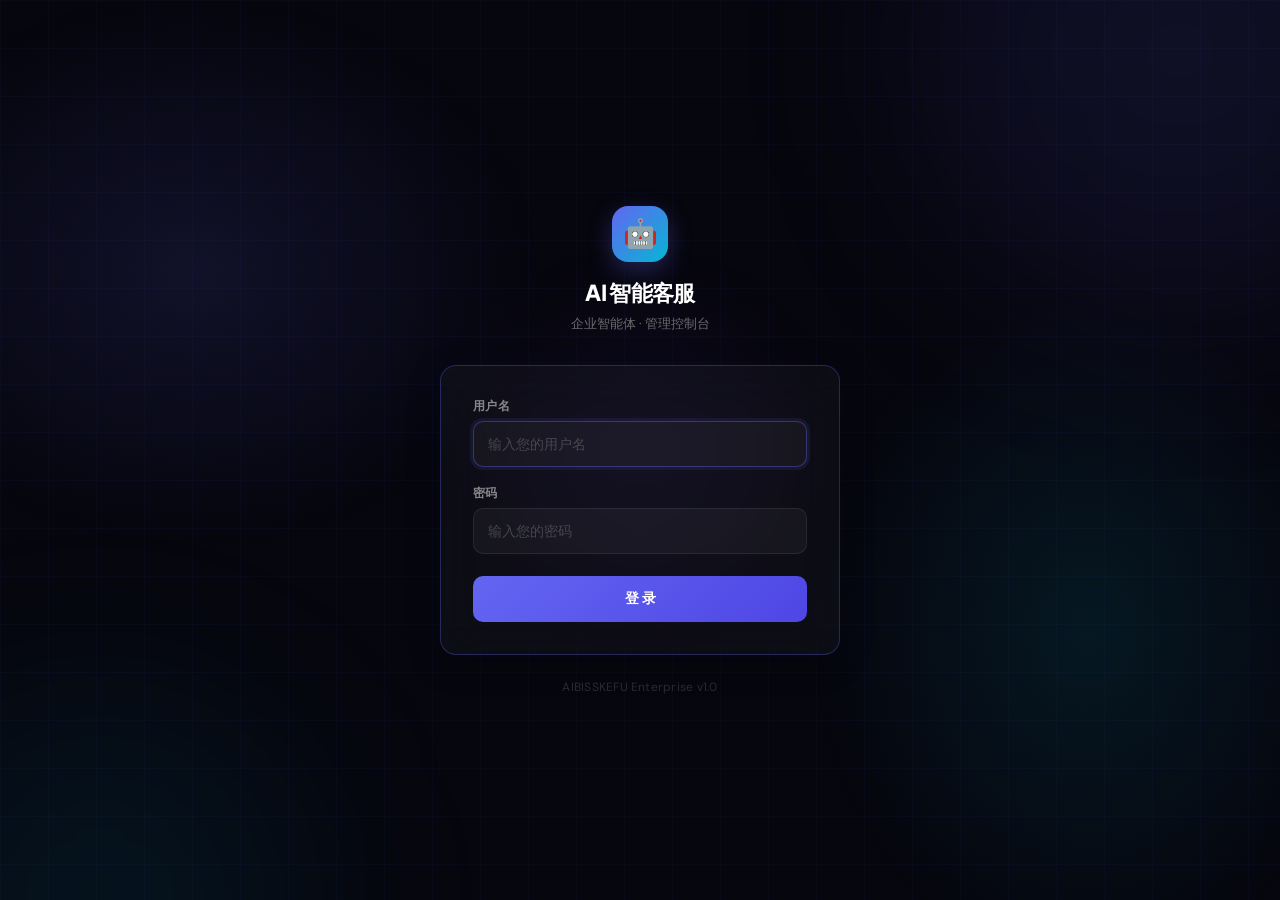
<file: admin/persona.html>
<!DOCTYPE html>
<html lang="zh-CN">
<head>
<meta charset="UTF-8">
<meta name="viewport" content="width=device-width, initial-scale=1.0">
<title>吉祥物人设 · AI 智能客服</title>
<link rel="preconnect" href="https://fonts.googleapis.com">
<link rel="preconnect" href="https://fonts.gstatic.com" crossorigin>
<link href="https://fonts.googleapis.com/css2?family=DM+Sans:ital,opsz,wght@0,9..40,400;0,9..40,500;0,9..40,600;0,9..40,700;1,9..40,400&family=Plus+Jakarta+Sans:wght@400;500;600;700;800&display=swap" rel="stylesheet">
<link rel="stylesheet" href="css/design-system.css">
<style>
.form-section { margin-bottom: var(--space-5); }
.form-section:last-child { margin-bottom: 0; }
.form-section-title {
  font-size: var(--text-sm);
  font-weight: 600;
  color: var(--text-secondary);
  text-transform: uppercase;
  letter-spacing: 0.04em;
  margin-bottom: var(--space-3);
  padding-bottom: var(--space-2);
  border-bottom: 1px solid var(--border-light);
}
</style>
<script src="auth-guard.js"></script>
</head>
<body>
<div class="app-layout">
  <aside class="sidebar" id="sidebar">
    <a href="dashboard.html" class="sidebar-brand">
      <div class="brand-icon">🤖</div>
      <div class="brand-text">
        <span class="brand-title">AI 智能客服</span>
        <span class="brand-sub">NebulaBot</span>
      </div>
    </a>
    <nav class="sidebar-nav">
      <a class="nav-item" href="dashboard.html" data-page="dashboard"><span class="nav-icon">📊</span><span class="nav-label">概览</span></a>
      <a class="nav-item active" href="persona.html" data-page="persona"><span class="nav-icon">🎭</span><span class="nav-label">吉祥物人设</span></a>
      <a class="nav-item" href="knowledge.html" data-page="knowledge"><span class="nav-icon">📚</span><span class="nav-label">知识库管理</span></a>
      <a class="nav-item" href="chat-logs.html" data-page="chat-logs"><span class="nav-icon">💬</span><span class="nav-label">对话记录</span></a>
      <a class="nav-item" href="users.html" data-page="users"><span class="nav-icon">👥</span><span class="nav-label">账号管理</span></a>
      <a class="nav-item" href="settings.html" data-page="settings"><span class="nav-icon">⚙️</span><span class="nav-label">系统设置</span></a>
    </nav>
    <div class="sidebar-footer">
      <div class="user-info">
        <div class="user-avatar">👤</div>
        <span class="user-name" id="sidebarUsername">管理员</span>
        <button class="logout-btn" onclick="doLogout()" title="退出登录">↩</button>
      </div>
    </div>
  </aside>
  <div class="sidebar-overlay" id="sidebarOverlay" onclick="toggleSidebar()"></div>
  <main class="main-content">
    <header class="main-header">
      <div>
        <div class="page-title">吉祥物人设</div>
        <div class="page-sub">配置客服的姓名、性格、说话风格和品牌背景</div>
      </div>
    </header>
    <div class="main-body">
      <div class="loading" id="loading">
        <div class="loading-dots"><span></span><span></span><span></span></div>
        <span>加载人设数据...</span>
      </div>

      <form id="personaForm" style="display:none;">
        <div class="card" style="margin-bottom:var(--space-4);">
          <div class="card-header">
            <h3>📋 基本信息</h3>
          </div>
          <div class="form-section">
            <div class="form-group">
              <label class="form-label">吉祥物名称</label>
              <input type="text" class="form-input" id="name" placeholder="如：小智、小美" maxlength="50">
            </div>
            <div class="form-group">
              <label class="form-label">默认欢迎语</label>
              <input type="text" class="form-input" id="greeting" placeholder="如：您好呀~ 很高兴为您服务！" maxlength="200">
            </div>
            <div class="form-group">
              <label class="form-label">一句话描述</label>
              <input type="text" class="form-input" id="description" placeholder="如：我是您的专属客服小助手，随时为您服务" maxlength="200">
              <div class="form-hint">展示在聊天窗口头像旁，让用户快速了解机器人身份</div>
            </div>
            <div class="form-group">
              <label class="form-label">头像</label>
              <div style="display:flex;align-items:center;gap:var(--space-4);">
                <div style="width:72px;height:72px;border-radius:50%;overflow:hidden;border:2px solid var(--border-light);flex-shrink:0;background:rgba(255,255,255,0.03);">
                  <img id="avatarPreview" src="data:image/svg+xml,%3Csvg xmlns='http://www.w3.org/2000/svg' viewBox='0 0 72 72'%3E%3Ccircle cx='36' cy='36' r='36' fill='%233b82f6'/%3E%3Ctext x='36' y='46' text-anchor='middle' fill='white' font-size='30'%3E🤖%3C/text%3E%3C/svg%3E" style="width:100%;height:100%;object-fit:cover;display:block;">
                </div>
                <div style="flex:1;min-width:0;">
                  <input type="file" id="avatarFileInput" accept="image/jpeg,image/png,image/gif,image/webp" style="display:none;">
                  <div style="display:flex;gap:var(--space-2);flex-wrap:wrap;">
                    <button type="button" class="btn btn-secondary" onclick="document.getElementById('avatarFileInput').click()" style="font-size:var(--text-sm);">选择图片</button>
                    <button type="button" class="btn btn-primary" id="uploadAvatarBtn" onclick="uploadAvatar()" style="font-size:var(--text-sm);" disabled>上传头像</button>
                    <button type="button" class="btn btn-secondary" onclick="clearAvatar()" style="font-size:var(--text-sm);background:rgba(239,68,68,0.08);border-color:rgba(239,68,68,0.15);color:#F87171;">清除头像</button>
                  </div>
                  <div class="form-hint" style="margin-top:var(--space-1);">支持 JPG、PNG、GIF、WebP，最大 5MB</div>
                  <div id="avatarUploadStatus" style="font-size:var(--text-sm);margin-top:var(--space-1);"></div>
                </div>
              </div>
              <input type="hidden" id="avatar_url">
            </div>
          </div>
        </div>

        <div class="card" style="margin-bottom:var(--space-4);">
          <div class="card-header">
            <h3>💬 人格设定</h3>
          </div>
          <div class="form-section">
            <div class="form-group">
              <label class="form-label">品牌故事</label>
              <p class="form-hint" style="margin-bottom:var(--space-2);">企业品牌起源、核心理念（<strong>不进入 AI 提示词</strong>，请同步录入<a href="knowledge.html">知识库</a>，由检索召回）</p>
              <textarea class="form-textarea" id="brand_story" placeholder="企业品牌起源、核心理念..." rows="3"></textarea>
            </div>
            <div class="form-group">
              <label class="form-label">性格描述</label>
              <p class="form-hint" style="margin-bottom:var(--space-2);">核心性格特征</p>
              <textarea class="form-textarea" id="personality" placeholder="如：热情、耐心、专业、可爱..." rows="2"></textarea>
            </div>
            <div class="form-group">
              <label class="form-label">说话风格</label>
              <p class="form-hint" style="margin-bottom:var(--space-2);">语气、称呼方式、口头禅</p>
              <textarea class="form-textarea" id="speak_style" placeholder="如：语气亲切自然，用'您'称呼客户..." rows="2"></textarea>
            </div>
          </div>
        </div>

        <div class="card" style="margin-bottom:var(--space-4);">
          <div class="card-header">
            <h3>📏 服务规范</h3>
          </div>
          <div class="form-section">
            <div class="form-group">
              <label class="form-label">服务边界规则</label>
              <p class="form-hint" style="margin-bottom:var(--space-2);">不能做什么、不懂时怎么办</p>
              <textarea class="form-textarea" id="service_rules" placeholder="如：不能泄露客户隐私、不能猜测订单信息..." rows="3"></textarea>
            </div>
            <div class="form-group">
              <label class="form-label">处事原则</label>
              <p class="form-hint" style="margin-bottom:var(--space-2);">核心价值观</p>
              <textarea class="form-textarea" id="principles" placeholder="如：客户第一、诚信为本..." rows="3"></textarea>
            </div>
            <div class="form-group">
              <label class="form-label">情绪应对策略（可选）</label>
              <p class="form-hint" style="margin-bottom:var(--space-2);">客户生气、投诉时的应对方式</p>
              <textarea class="form-textarea" id="emotion_strategy" placeholder="客户生气/投诉时的应对方式..." rows="3"></textarea>
            </div>
          </div>
        </div>

        <button type="submit" class="btn btn-primary btn-lg btn-block" id="saveBtn">💾 保存设置</button>
      </form>
    </div>
  </main>
</div>
<button class="sidebar-toggle" onclick="toggleSidebar()">☰</button>

<div class="toast" id="toast"></div>

<style>
.toast-success { border-color: rgba(16, 185, 129, 0.4) !important; box-shadow: 0 0 24px rgba(16, 185, 129, 0.15), var(--shadow-lg) !important; }
.toast-error { border-color: rgba(244, 63, 94, 0.4) !important; box-shadow: 0 0 24px rgba(244, 63, 94, 0.15), var(--shadow-lg) !important; }
</style>

<script>
function showToast(msg, type) {
  var t = document.getElementById('toast');
  t.textContent = msg;
  t.className = 'toast show';
  if (type === 'success') t.classList.add('toast-success');
  else if (type === 'error') t.classList.add('toast-error');
  setTimeout(function() { t.classList.remove('show'); }, 3000);
}

function getHeaders() {
  return { 'Content-Type': 'application/json', 'Authorization': 'Bearer ' + token };
}

function apiUrl(path) {
  var dir = location.pathname.substring(0, location.pathname.lastIndexOf('/'));
  var base = dir.substring(0, dir.lastIndexOf('/') + 1);
  return base + (path.charAt(0) === '/' ? path.substring(1) : path);
}

var token = localStorage.getItem('admin_token');

// ═══ 头像上传 ═══
document.getElementById('avatarFileInput').addEventListener('change', function() {
  var file = this.files[0];
  var uploadBtn = document.getElementById('uploadAvatarBtn');
  var statusEl = document.getElementById('avatarUploadStatus');
  if (file) {
    uploadBtn.disabled = false;
    statusEl.textContent = '已选择: ' + file.name;
    statusEl.style.color = 'var(--text-secondary)';
  } else {
    uploadBtn.disabled = true;
    statusEl.textContent = '';
  }
});

function uploadAvatar() {
  var fileInput = document.getElementById('avatarFileInput');
  var file = fileInput.files[0];
  if (!file) return;

  var btn = document.getElementById('uploadAvatarBtn');
  var statusEl = document.getElementById('avatarUploadStatus');
  btn.disabled = true;
  btn.textContent = '上传中...';
  statusEl.textContent = '正在上传...';
  statusEl.style.color = 'var(--text-secondary)';

  var formData = new FormData();
  formData.append('file', file);

  fetch(apiUrl('/api/persona.php?action=upload_avatar'), {
    method: 'POST',
    headers: { 'Authorization': 'Bearer ' + token },
    body: formData
  })
  .then(function(r) { return r.json(); })
  .then(function(res) {
    if (res.code === 0 && res.data && res.data.url) {
      document.getElementById('avatarPreview').src = res.data.url;
      document.getElementById('avatar_url').value = res.data.url;
      statusEl.innerHTML = '✅ 上传成功，正在保存...';
      fileInput.value = '';
      // 自动保存到数据库
      return fetch(apiUrl('/api/persona.php?action=save'), {
        method: 'POST',
        headers: getHeaders(),
        body: JSON.stringify({ avatar_url: res.data.url })
      });
    } else {
      btn.disabled = false;
      btn.textContent = '上传头像';
      statusEl.textContent = '❌ ' + (res.msg || '上传失败');
      statusEl.style.color = '#f43f5e';
      throw null;
    }
  })
  .then(function(saveRes) {
    btn.disabled = false;
    btn.textContent = '上传头像';
    if (saveRes && saveRes.code === 0) {
      statusEl.innerHTML = '✅ 上传成功，头像已更新';
      statusEl.style.color = '#10b981';
    } else {
      statusEl.textContent = '⚠️ 上传成功但保存失败，请点击页面底部"保存配置"';
      statusEl.style.color = '#f59e0b';
    }
  })
  .catch(function() {
    btn.disabled = false;
    btn.textContent = '上传头像';
  });
}

function clearAvatar() {
  document.getElementById('avatarPreview').src = 'data:image/svg+xml,%3Csvg xmlns=\'http://www.w3.org/2000/svg\' viewBox=\'0 0 72 72\'%3E%3Ccircle cx=\'36\' cy=\'36\' r=\'36\' fill=\'%233b82f6\'/%3E%3Ctext x=\'36\' y=\'46\' text-anchor=\'middle\' fill=\'white\' font-size=\'30\'%3E🤖%3C/text%3E%3C/svg%3E';
  document.getElementById('avatar_url').value = '';
  document.getElementById('avatarUploadStatus').textContent = '已清除头像';
  document.getElementById('avatarUploadStatus').style.color = 'var(--text-secondary)';
}

function toggleSidebar() {
  var sidebar = document.getElementById('sidebar');
  var overlay = document.getElementById('sidebarOverlay');
  sidebar.classList.toggle('open');
  overlay.classList.toggle('active');
}

function doLogout() {
  localStorage.removeItem('admin_token');
  window.location.href = 'login.html';
}

fetch(apiUrl('/api/persona.php?action=get'), { headers: getHeaders() })
  .then(function(r) { return r.json(); })
  .then(function(res) {
    document.getElementById('loading').style.display = 'none';
    document.getElementById('personaForm').style.display = 'block';
    if (res.code === 0 && res.data) {
      var d = res.data;
      document.getElementById('name').value = d.name || '';
      document.getElementById('greeting').value = d.greeting || '';
      document.getElementById('description').value = d.description || '';
      document.getElementById('avatar_url').value = d.avatar_url || '';
      if (d.avatar_url) {
        document.getElementById('avatarPreview').src = d.avatar_url;
      }
      document.getElementById('brand_story').value = d.brand_story || '';
      document.getElementById('personality').value = d.personality || '';
      document.getElementById('speak_style').value = d.speak_style || '';
      document.getElementById('service_rules').value = d.service_rules || '';
      document.getElementById('principles').value = d.principles || '';
      document.getElementById('emotion_strategy').value = d.emotion_strategy || '';
    }
  });

document.getElementById('personaForm').addEventListener('submit', function(e) {
  e.preventDefault();
  var btn = document.getElementById('saveBtn');
  var origText = btn.innerHTML;
  btn.innerHTML = '⏳ 保存中...';
  btn.disabled = true;

  var data = {
    name: document.getElementById('name').value,
    greeting: document.getElementById('greeting').value,
    description: document.getElementById('description').value,
    avatar_url: document.getElementById('avatar_url').value,
    brand_story: document.getElementById('brand_story').value,
    personality: document.getElementById('personality').value,
    speak_style: document.getElementById('speak_style').value,
    service_rules: document.getElementById('service_rules').value,
    principles: document.getElementById('principles').value,
    emotion_strategy: document.getElementById('emotion_strategy').value,
  };

  fetch(apiUrl('/api/persona.php?action=save'), {
    method: 'POST',
    headers: getHeaders(),
    body: JSON.stringify(data)
  })
  .then(function(r) { return r.json(); })
  .then(function(res) {
    if (res.code === 0) {
      btn.innerHTML = '✅ 保存成功';
      showToast('✅ 人设保存成功', 'success');
    } else {
      btn.innerHTML = '❌ 保存失败，重试';
      showToast('❌ ' + (res.msg || '保存失败'), 'error');
    }
    setTimeout(function() { btn.innerHTML = origText; btn.disabled = false; }, 2000);
  })
  .catch(function() {
    btn.innerHTML = '❌ 网络异常，重试';
    showToast('❌ 网络异常，请重试', 'error');
    setTimeout(function() { btn.innerHTML = origText; btn.disabled = false; }, 2000);
  });
});
</script>
</body>
</html>
</file>
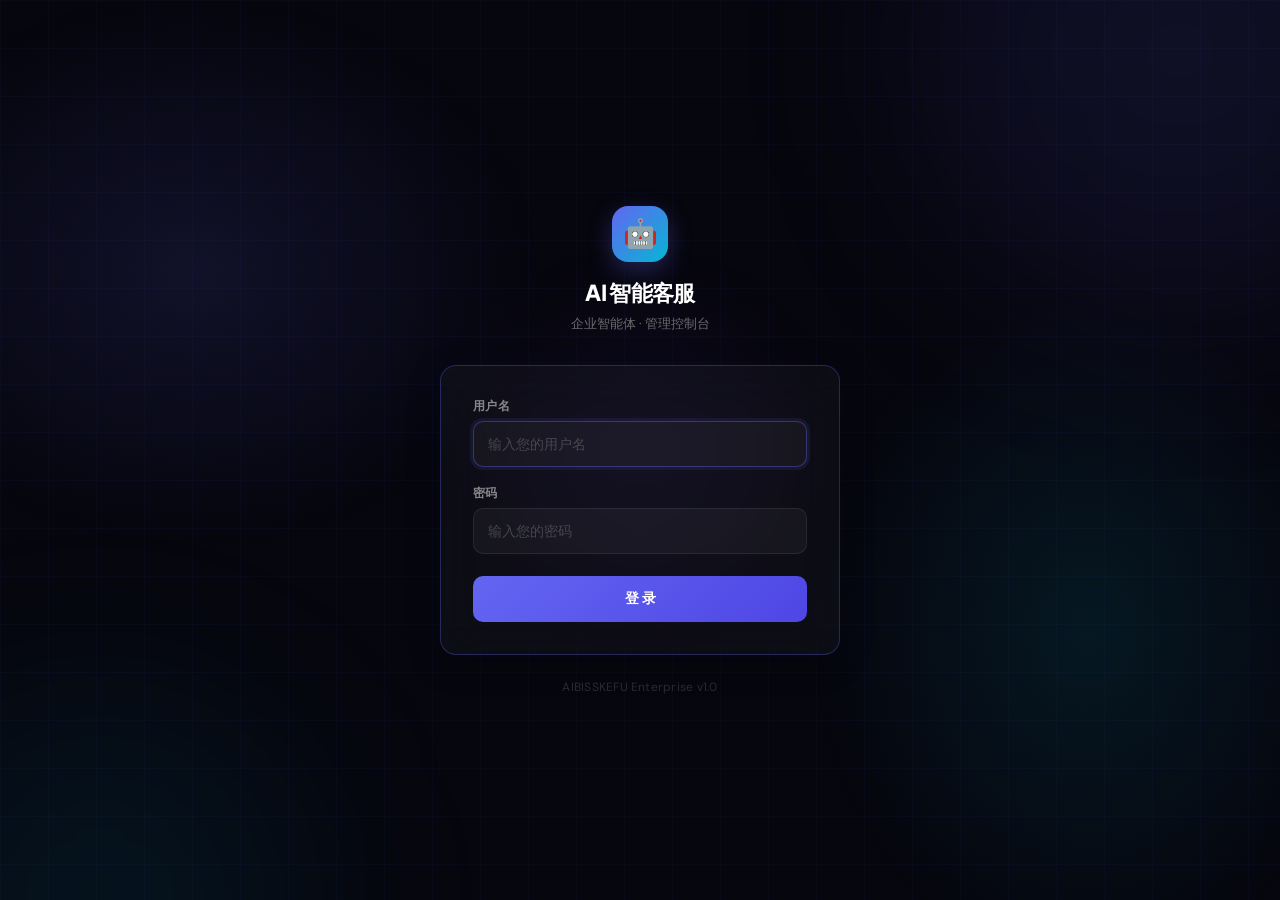
<file: admin/settings.html>
<!DOCTYPE html>
<html lang="zh-CN">
<head>
<meta charset="UTF-8">
<meta name="viewport" content="width=device-width, initial-scale=1.0">
<title>系统设置 · AI 智能客服</title>
<link rel="preconnect" href="https://fonts.googleapis.com">
<link rel="preconnect" href="https://fonts.gstatic.com" crossorigin>
<link href="https://fonts.googleapis.com/css2?family=Plus+Jakarta+Sans:wght@400;500;600;700&family=DM+Sans:wght@400;500;700&display=swap" rel="stylesheet">
<link rel="stylesheet" href="css/design-system.css">
<style>
.settings-section + .settings-section { margin-top: var(--space-6); }
.key-display {
  font-family: var(--font-mono);
  font-size: var(--text-sm);
  padding: 10px 14px;
  background: var(--neutral-50);
  border: 1px solid var(--border);
  border-radius: var(--radius-sm);
  color: var(--text-muted);
  word-break: break-all;
}
.status-row {
  display: flex;
  align-items: center;
  gap: var(--space-3);
  padding: var(--space-3) var(--space-4);
  background: var(--neutral-50);
  border-radius: var(--radius-md);
  margin-bottom: var(--space-4);
}

/* ── Tab 导航 ── */
.tab-nav {
  display: flex;
  gap: 4px;
  margin-bottom: var(--space-6);
  background: var(--bg-surface);
  border-radius: var(--radius-md);
  padding: 4px;
  border: 1px solid var(--glass-border);
  overflow-x: auto;
}
.tab-btn {
  flex: 1;
  padding: 10px 16px;
  border: none;
  border-radius: 6px;
  background: transparent;
  color: var(--text-muted);
  font-size: var(--text-sm);
  font-weight: 500;
  cursor: pointer;
  transition: all .2s;
  white-space: nowrap;
  font-family: var(--font-family);
}
.tab-btn:hover { color: var(--text-primary); background: var(--neutral-50); }
.tab-btn.active {
  background: var(--primary-500);
  color: #fff;
  box-shadow: 0 2px 8px rgba(99,102,241,0.35);
}
.tab-content { display: none; }
.tab-content.active { display: block; }

/* ── 温度滑块 ── */
.temp-slider-wrap {
  display: flex;
  align-items: center;
  gap: var(--space-4);
  padding: var(--space-4) 0;
}
.temp-slider-wrap input[type="range"] {
  flex: 1;
  -webkit-appearance: none;
  appearance: none;
  height: 6px;
  border-radius: 3px;
  background: linear-gradient(90deg, #6366F1 0%, #22D3EE 50%, #F59E0B 100%);
  outline: none;
  cursor: pointer;
}
.temp-slider-wrap input[type="range"]::-webkit-slider-thumb {
  -webkit-appearance: none;
  width: 20px;
  height: 20px;
  border-radius: 50%;
  background: #fff;
  border: 2px solid var(--primary-500);
  box-shadow: 0 2px 8px rgba(99,102,241,0.4);
  cursor: pointer;
  transition: .15s;
}
.temp-slider-wrap input[type="range"]::-webkit-slider-thumb:hover { transform: scale(1.15); }
.temp-slider-wrap input[type="range"]::-moz-range-thumb {
  width: 20px; height: 20px; border-radius: 50%;
  background: #fff; border: 2px solid var(--primary-500);
  cursor: pointer;
}
.temp-value {
  font-size: 22px;
  font-weight: 700;
  font-family: var(--font-mono);
  color: var(--text-primary);
  min-width: 44px;
  text-align: center;
}
.temp-label-wrap {
  display: flex;
  justify-content: space-between;
  font-size: var(--text-xs);
  color: var(--text-muted);
  margin-top: 2px;
}
.temp-desc {
  font-size: var(--text-sm);
  padding: var(--space-3) var(--space-4);
  background: var(--neutral-50);
  border-radius: var(--radius-md);
  margin-top: var(--space-3);
  color: var(--text-secondary);
  line-height: 1.6;
}
.temp-desc strong { color: var(--text-primary); }

/* ── Modal ── */
.modal {
  display: none;
  position: fixed;
  inset: 0;
  z-index: 1000;
  align-items: center;
  justify-content: center;
}
.modal.active { display: flex; }
.modal-overlay {
  position: absolute;
  inset: 0;
  background: rgba(0,0,0,0.5);
}
.modal-dialog {
  position: relative;
  background: var(--bg, #fff);
  border-radius: var(--radius-lg, 12px);
  width: 90%;
  max-width: 500px;
  max-height: 85vh;
  overflow-y: auto;
  box-shadow: 0 20px 60px rgba(0,0,0,0.3);
}
.modal-header {
  display: flex;
  justify-content: space-between;
  align-items: center;
  padding: var(--space-4, 16px) var(--space-5, 20px);
  border-bottom: 1px solid var(--border-light, #eee);
}
.modal-header h3 { margin: 0; font-size: var(--text-lg, 16px); }
.modal-close {
  background: none;
  border: none;
  font-size: 20px;
  cursor: pointer;
  color: var(--text-muted, #999);
  padding: 4px 8px;
  border-radius: 6px;
}
.modal-close:hover { background: var(--neutral-50, #f5f5f5); }
.modal-body { padding: var(--space-5, 20px); }
.modal-footer {
  padding: var(--space-4, 16px) var(--space-5, 20px);
  border-top: 1px solid var(--border-light, #eee);
}

/* ── 转人工规则 ── */
.trigger-group {
  border: 1px solid var(--glass-border);
  border-radius: var(--radius-md);
  margin-bottom: var(--space-4);
  overflow: hidden;
}
.trigger-group-header {
  display: flex;
  align-items: center;
  justify-content: space-between;
  padding: 12px 16px;
  cursor: pointer;
  user-select: none;
  transition: background .15s;
}
.trigger-group-header:hover { background: var(--neutral-50); }
.trigger-group-header .group-label {
  font-weight: 600;
  font-size: var(--text-sm);
  display: flex;
  align-items: center;
  gap: 8px;
}
.trigger-group-header .group-count {
  font-size: var(--text-xs);
  color: var(--text-muted);
  background: var(--neutral-100);
  padding: 2px 8px;
  border-radius: 10px;
}
.trigger-group-body {
  padding: 8px 16px 16px;
  display: flex;
  flex-wrap: wrap;
  gap: 8px;
  border-top: 1px solid var(--glass-border);
}
.trigger-tag {
  display: inline-flex;
  align-items: center;
  gap: 4px;
  padding: 4px 6px 4px 10px;
  background: var(--neutral-50);
  border: 1px solid var(--glass-border);
  border-radius: 6px;
  font-size: var(--text-sm);
  transition: all .15s;
  cursor: default;
}
.trigger-tag:hover { border-color: var(--primary-300); }
.trigger-tag .tag-text {
  cursor: pointer;
  padding: 1px 2px;
  border-radius: 3px;
  transition: background .15s;
}
.trigger-tag .tag-text:hover { background: var(--neutral-100); }
.trigger-tag .tag-actions {
  display: inline-flex;
  align-items: center;
  gap: 2px;
  margin-left: 2px;
}
.trigger-tag .tag-edit, .trigger-tag .tag-del {
  cursor: pointer;
  font-size: 14px;
  line-height: 1;
  color: var(--text-muted);
  opacity: 0.4;
  transition: all .15s;
  padding: 0 2px;
}
.trigger-tag:hover .tag-edit { opacity: 0.7; }
.trigger-tag:hover .tag-del { opacity: 0.7; }
.trigger-tag .tag-edit:hover { opacity: 1; color: var(--primary-500); }
.trigger-tag .tag-del:hover { opacity: 1; color: var(--danger-500); }

/* ── 编辑模式 ── */
.trigger-tag.editing {
  gap: 6px;
  padding: 3px 6px;
  border-color: var(--primary-400);
  background: rgba(102,126,234,0.06);
  flex-wrap: wrap;
}
.tag-edit-input {
  border: 1px solid var(--primary-300);
  border-radius: 4px;
  padding: 3px 6px;
  font-size: 13px;
  font-family: var(--font-mono);
  width: 120px;
  background: #fff;
  outline: none;
}
.tag-edit-input:focus { border-color: var(--primary-500); box-shadow: 0 0 0 2px rgba(102,126,234,0.2); }
.tag-edit-select {
  border: 1px solid var(--glass-border);
  border-radius: 4px;
  padding: 3px 4px;
  font-size: 12px;
  background: #fff;
  cursor: pointer;
  outline: none;
}
.tag-edit-save, .tag-edit-cancel {
  cursor: pointer;
  font-size: 15px;
  line-height: 1;
  padding: 0 2px;
  transition: all .15s;
  opacity: 0.7;
}
.tag-edit-save { color: var(--success-500); }
.tag-edit-save:hover { opacity: 1; transform: scale(1.15); }
.tag-edit-cancel { color: var(--danger-500); }
.tag-edit-cancel:hover { opacity: 1; transform: scale(1.15); }
.trigger-add-row {
  display: flex;
  gap: var(--space-3);
  align-items: flex-end;
  margin-bottom: var(--space-4);
  flex-wrap: wrap;
}
.trigger-add-row .form-group { margin-bottom: 0; flex: 1; min-width: 180px; }
.trigger-add-row .form-group label { margin-bottom: 4px; }
.empty-trigger-hint {
  width: 100%;
  text-align: center;
  color: var(--text-muted);
  font-size: var(--text-sm);
  padding: 12px 0;
}

/* ── 响应式 ── */
@media (max-width: 700px) {
  .tab-btn { font-size: 12px; padding: 8px 12px; }
  .temp-slider-wrap { flex-direction: column; align-items: stretch; gap: var(--space-3); }
  .temp-value { text-align: left; }
}
</style>
<script src="auth-guard.js"></script>
</head>
<body>
<div class="app-layout">
  <aside class="sidebar" id="sidebar">
    <a href="dashboard.html" class="sidebar-brand">
      <div class="brand-icon">🤖</div>
      <div class="brand-text">
        <span class="brand-title">AI 智能客服</span>
        <span class="brand-sub">NebulaBot</span>
      </div>
    </a>
    <nav class="sidebar-nav">
      <a class="nav-item" href="dashboard.html" data-page="dashboard"><span class="nav-icon">📊</span><span class="nav-label">概览</span></a>
      <a class="nav-item" href="persona.html" data-page="persona"><span class="nav-icon">🎭</span><span class="nav-label">吉祥物人设</span></a>
      <a class="nav-item" href="knowledge.html" data-page="knowledge"><span class="nav-icon">📚</span><span class="nav-label">知识库管理</span></a>
      <a class="nav-item" href="chat-logs.html" data-page="chat-logs"><span class="nav-icon">💬</span><span class="nav-label">对话记录</span></a>
      <a class="nav-item" href="users.html" data-page="users"><span class="nav-icon">👥</span><span class="nav-label">账号管理</span></a>
      <a class="nav-item active" href="settings.html" data-page="settings"><span class="nav-icon">⚙️</span><span class="nav-label">系统设置</span></a>
    </nav>
    <div class="sidebar-footer">
      <div class="user-info">
        <div class="user-avatar">👤</div>
        <span class="user-name" id="sidebarUsername">管理员</span>
        <button class="logout-btn" onclick="doLogout()" title="退出登录">↩</button>
      </div>
    </div>
  </aside>
  <div class="sidebar-overlay" id="sidebarOverlay" onclick="toggleSidebar()"></div>
  <main class="main-content">
    <header class="main-header">
      <div>
        <div class="page-title">系统设置</div>
        <div class="page-sub">AI 模型 · 企业集成 · 网站嵌入 · 转人工规则 · AI 行为规则</div>
      </div>
    </header>
    <div class="main-body">
      <div class="loading" id="loading">
        <div class="loading-dots"><span></span><span></span><span></span></div>
        <span>加载中...</span>
      </div>

      <div id="content" style="display:none;">

        <!-- ═══ Tab 导航 ═══ -->
        <div class="tab-nav" id="tabNav">
          <button class="tab-btn active" data-tab="ai">🤖 AI 模型</button>
          <button class="tab-btn" data-tab="enterprise">🏢 企业集成</button>
          <button class="tab-btn" data-tab="embed">🔗 网站嵌入</button>
          <button class="tab-btn" data-tab="agentrules">⚙️ AI 行为规则</button>
        </div>

        <!-- ════════════════ Tab 1: AI 模型 ════════════════ -->
        <div class="tab-content active" id="tabAi">
          <div class="card">
            <div class="card-header">
              <h3>🤖 AI 大模型配置</h3>
            </div>
            <p class="text-secondary" style="margin-bottom:var(--space-4);font-size:var(--text-sm);">
              配置 AI 客服使用的大模型 API Key，系统通过此密钥调用 AI 接口生成智能回复
            </p>

            <div class="status-row">
              <span class="text-sm text-secondary" style="font-weight:500;">API Key 状态</span>
              <span id="keyStatus"><span class="badge badge-error">未配置</span></span>
            </div>

            <div class="form-group">
              <label class="form-label">AI API Key</label>
              <input type="password" class="form-input" id="apiKey" placeholder="输入你的 AI API Key（DeepSeek / MiniMax 均支持）" autocomplete="off" style="font-family:var(--font-mono);letter-spacing:2px;">
              <div class="form-hint">默认使用 <a href="https://platform.deepseek.com" target="_blank">DeepSeek V4 Flash</a>（推荐）；也兼容 <a href="https://platform.minimaxi.com" target="_blank">MiniMax</a> 等 OpenAI 兼容协议的供应商</div>
            </div>

            <div class="form-group">
              <label class="form-label">确认 API Key</label>
              <input type="password" class="form-input" id="apiKeyConfirm" placeholder="再次输入 API Key 确认" autocomplete="off" style="font-family:var(--font-mono);letter-spacing:2px;">
            </div>

            <button class="btn btn-primary" id="saveBtn" onclick="saveSettings()">保存配置</button>
          </div>

          <div class="card settings-section">
            <div class="card-header">
              <h3>🌡️ AI 回答温度</h3>
              <span id="tempSavedBadge" style="display:none;"><span class="badge badge-success">已保存</span></span>
            </div>
            <p class="text-secondary" style="margin-bottom:var(--space-3);font-size:var(--text-sm);">
              控制 AI 回复的随机性和创造性。数值越低回答越稳定准确，越高越有创意但可能偏离主题。
            </p>

            <div class="temp-slider-wrap">
              <input type="range" id="temperatureSlider" min="0.01" max="1.0" step="0.05" value="0.5" oninput="updateTempDisplay(this.value)">
              <span class="temp-value" id="tempValueDisplay">0.50</span>
            </div>
            <div class="temp-label-wrap">
              <span>0.0 · 精确稳定</span>
              <span>0.5 · 均衡</span>
              <span>1.0 · 创意丰富</span>
            </div>

            <div class="temp-desc" id="tempDesc">
              当前温度 <strong>0.50</strong> — <span id="tempDescText">均衡模式，兼顾准确与自然表达</span>
            </div>

            <div style="margin-top:var(--space-4);">
              <button class="btn btn-primary" id="saveTempBtn" onclick="saveTemperature()">保存温度</button>
            </div>
          </div>
        </div>

        <!-- ════════════════ Tab 2: 企业集成 ════════════════ -->
        <div class="tab-content" id="tabEnterprise">
          <div class="card">
            <div class="card-header">
              <h3>🌐 数据中台配置</h3>
              <span id="centerStatus" style="font-size:var(--text-sm);"></span>
            </div>
            <p class="text-secondary" style="margin-bottom:var(--space-4);font-size:var(--text-sm);">
              配置数据中台接口。订单查询与房间查询统一从中台取数（<code>GET</code> + query string 鉴权，参数 <code>username</code> / <code>password</code>，请求须带 <code>tenant_id</code>）。
            </p>

            <div class="form-group">
              <label class="form-label">中台接口地址</label>
              <input type="url" class="form-input" id="centerApiUrl" placeholder="https://center.youguang8488.com/api/relay" autocomplete="off" style="font-family:var(--font-mono);">
              <div class="form-hint">中台基址，不含具体接口路径</div>
            </div>

            <div class="form-row">
              <div class="form-group">
                <label class="form-label">账号</label>
                <input type="text" class="form-input" id="centerUsername" placeholder="中台分配的账号" autocomplete="off" style="font-family:var(--font-mono);">
              </div>
              <div class="form-group">
                <label class="form-label">租户 ID</label>
                <input type="text" class="form-input" id="centerTenantId" placeholder="1" autocomplete="off" style="font-family:var(--font-mono);">
              </div>
            </div>

            <div class="form-group">
              <label class="form-label">密码</label>
              <input type="password" class="form-input" id="centerPassword" placeholder="中台分配的密码（留空表示不修改）" autocomplete="off" style="font-family:var(--font-mono);letter-spacing:2px;">
              <div class="form-hint">留空保存则保持原密码不变</div>
            </div>

            <div style="display:flex;gap:var(--space-3);margin-top:var(--space-4);">
              <button class="btn btn-primary" id="saveCenterBtn" onclick="saveCenterConfig()">保存中台配置</button>
              <button class="btn btn-secondary" onclick="clearCenterConfig()" style="background:rgba(239,68,68,0.08);border-color:rgba(239,68,68,0.15);color:#F87171;">清除配置</button>
            </div>
          </div>

          <div class="card settings-section">
            <div class="card-header">
              <h3>🏠 房间查询配置</h3>
              <span id="roomQueryStatus" style="font-size:var(--text-sm);"></span>
            </div>
            <p class="text-secondary" style="margin-bottom:var(--space-4);font-size:var(--text-sm);">
              当客户询问房间设施、入住指引、设备使用等问题时，AI 从本地 <code>sujia_ai_sidecar_dev</code> 查询（不再走远程 query_room 网关）。
              配置关键词后，命中关键词的消息将触发房间查询流程。
            </p>

            <div class="form-group" style="margin-bottom:0;">
              <label class="form-label">房间查询触发关键词</label>
              <textarea class="form-input" id="roomKeywords" rows="6" style="font-family:var(--font-mono);font-size:var(--text-sm);" placeholder="怎么去&#10;路线&#10;导航&#10;空调&#10;电视&#10;洗衣机&#10;热水&#10;wifi&#10;..."></textarea>
              <div class="form-hint">每行一个关键词，消息中包含任意关键词即触发房间查询。初始值即为推荐列表</div>
            </div>

            <div style="display:flex;gap:var(--space-3);margin-top:var(--space-4);">
              <button class="btn btn-primary" id="saveRoomKeywordsBtn" onclick="saveRoomKeywords()">保存关键词</button>
            </div>
          </div>

          <div class="card settings-section">
            <div class="card-header">
              <h3>🗄️ Sidecar 房间知识库</h3>
              <span id="sidecarStatus" style="font-size:var(--text-sm);"></span>
            </div>
            <p class="text-secondary" style="margin-bottom:var(--space-4);font-size:var(--text-sm);">
              数据源：<code>sujia_ai_sidecar_dev</code>。订单查询走数据中台；房间怎么去/设备怎么用从此库检索。
            </p>
            <div id="sidecarStats" class="text-secondary" style="font-size:var(--text-sm);margin-bottom:var(--space-4);">加载中...</div>
            <div style="display:flex;gap:var(--space-3);flex-wrap:wrap;">
              <button class="btn btn-primary" type="button" onclick="rebuildSidecarChunks()">重建知识块</button>
              <button class="btn btn-secondary" type="button" onclick="vectorizeSidecarPending()">批量向量化</button>
              <button class="btn btn-secondary" type="button" onclick="loadSidecarStats()">刷新状态</button>
            </div>
          </div>

          <div class="card settings-section">
            <div class="card-header">
              <h3>📋 数据中台接口说明</h3>
            </div>
            <p class="text-secondary" style="margin-bottom:var(--space-4);font-size:var(--text-sm);">
              三个接口统一为 <code>GET</code> + query string 鉴权，公共参数 <code>username</code> / <code>password</code> / <code>tenant_id</code>。
            </p>

            <pre style="background:rgba(255,255,255,0.03);border:1px solid var(--glass-border);border-radius:var(--radius-md);padding:var(--space-4);font-size:var(--text-sm);font-family:var(--font-mono);line-height:1.8;overflow-x:auto;color:var(--neutral-600);margin:0;">GET {中台地址}/{接口号}?username=…&password=…&tenant_id=1&…

┌── 订单查询 s4e1a8 ─────────────────────┐
│ 参数: channel_order_id（必填）         │
│                                      │
│ 响应 data:                            │
│ {                                    │
│   "total": 1,                        │
│   "list": [                          │
│     {                                │
│       "channel_order_id": "…",        │
│       "unit_name": "房型",            │
│       "check_in": "入住时间",         │
│       "check_out": "离店时间",        │
│       "room_ids": "房间号(可多房)",   │
│       "channel": "渠道"               │
│     }                                │
│   ],                                 │
│   "sum_price_paid": "1751.20"        │
│ }                                    │
│                                      │
│ ⚠️ sum_price_paid 是「命中集合的实付  │
│ 合计」，不是订单字段。按 channel_order_id│
│ 过滤后 total=1，此时即该单客户实付额。 │
└──────────────────────────────────────┘

┌── 房源 s4e3a9 ─────────────────────────┐
│ 参数: baoyu_room_no 或 id             │
│ 响应 data.list[]: 短名/小区/地址/      │
│                   入住指引/停车/照片   │
└──────────────────────────────────────┘

┌── 间夜列表 s4e2a10 ────────────────────┐
│ 参数: room_id                         │
│ 响应 data.list[]: 合同号/房价/状态     │
└──────────────────────────────────────┘

分页参数: page + limit
鉴权失败统一返回: { "code": 0, "msg": "账号或密码不能为空" }</pre>
          </div>

          <div class="card settings-section">
            <div class="card-header">
              <h3>🏢 企业微信集成</h3>
              <span id="wecomStatus" style="font-size:var(--text-sm);"></span>
            </div>
            <p class="text-secondary" style="margin-bottom:var(--space-4);font-size:var(--text-sm);">
              配置企业微信回调服务，企业成员可直接与企业微信中的 AI 客服对话。
              回调 URL 填写：<code id="wecomCallbackUrl" style="background:rgba(255,255,255,0.05);padding:2px 6px;border-radius:4px;font-size:12px;"></code>
            </p>

            <div class="form-row">
              <div class="form-group">
                <label class="form-label">企业 ID（CorpID）</label>
                <input type="text" id="wecomCorpId" class="form-input" placeholder="wwc60a8d7238bdf659">
              </div>
              <div class="form-group">
                <label class="form-label">Token</label>
                <input type="text" id="wecomToken" class="form-input" placeholder="在企业微信后台设置">
              </div>
              <div class="form-group">
                <label class="form-label">EncodingAESKey</label>
                <input type="text" id="wecomAesKey" class="form-input" placeholder="43 位字符的 AESKey">
              </div>
            </div>

            <div style="display:flex;gap:var(--space-3);margin-top:var(--space-4);">
              <button class="btn btn-primary" id="saveWecomBtn" onclick="saveWecomConfig()">保存配置</button>
            </div>
          </div>

          <div class="card settings-section">
            <div class="card-header">
              <h3>💬 微信客服 API（用户扫客服二维码）</h3>
              <span id="wecomKfStatus" style="font-size:var(--text-sm);"></span>
            </div>
            <p class="text-secondary" style="margin-bottom:var(--space-4);font-size:var(--text-sm);">
              对接企业微信「微信客服」，用户扫描客服二维码即可发起对话（无需加好友）。
              回调 URL 填写：<code id="wecomKfCallbackUrl" style="background:rgba(255,255,255,0.05);padding:2px 6px;border-radius:4px;font-size:12px;"></code>
            </p>

            <div class="form-row">
              <div class="form-group">
                <label class="form-label">企业 Secret（corp_secret）</label>
                <input type="password" id="wecomKfCorpSecret" class="form-input" placeholder="企业微信后台 → 我的企业 → 微信插件 → Secret">
              </div>
              <div class="form-group">
                <label class="form-label">客服账号 ID（open_kfid）</label>
                <input type="text" id="wecomKfOpenKfId" class="form-input" placeholder="wkAbCdEf123...">
              </div>
            </div>

            <div style="display:flex;gap:var(--space-3);margin-top:var(--space-4);">
              <button class="btn btn-primary" id="saveWecomKfBtn" onclick="saveWecomKfConfig()">保存配置</button>
            </div>
          </div>

          <div class="card settings-section">
            <div class="card-header">
              <h3>🕐 订单查询分时段回复</h3>
              <span id="orderReplyVideoStatus" style="font-size:var(--text-sm);"></span>
            </div>
            <p class="text-secondary" style="margin-bottom:var(--space-4);font-size:var(--text-sm);">
              客人发订单号查单后，按订单所处时段（未到入住 / 入住期间 / 退房后）附加不同内容。
              <strong>每框留空 = 该场景完全保持现在的行为；填写 = 开启该场景的引导文字 + 入住指引 + 视频。</strong>
              每段最多 200 字，保存后立即生效。
            </p>

            <div class="form-group">
              <label class="form-label">未到入住 · 引导文字</label>
              <textarea class="form-input" id="orderReplyPrecheckin" rows="3" maxlength="200" placeholder="例如：您的行程还未到入住日，入住当天可自助生成云房卡～"></textarea>
              <div class="form-hint">留空 = 该场景完全保持现在的行为；填写本框 = 开启该场景的引导文字 + 入住指引 + 视频</div>
            </div>

            <div class="form-group">
              <label class="form-label">入住期间 · 引导文字</label>
              <textarea class="form-input" id="orderReplyDuring" rows="3" maxlength="200" placeholder="例如：祝您入住愉快～下方视频是云房卡使用指引"></textarea>
              <div class="form-hint">留空 = 该场景完全保持现在的行为；填写本框 = 开启该场景的引导文字 + 入住指引 + 视频（视频在发卡之后发送）</div>
            </div>

            <div class="form-group">
              <label class="form-label">退房后 · 引导文字</label>
              <textarea class="form-input" id="orderReplyAfter" rows="3" maxlength="200" placeholder="例如：期待下次再见～如需续住请联系管家"></textarea>
              <div class="form-hint">留空 = 该场景完全保持现在的行为；填写本框 = 开启该场景的引导文字 + 入住指引 + 视频</div>
            </div>

            <div style="display:flex;gap:var(--space-3);margin-bottom:var(--space-4);">
              <button class="btn btn-primary" id="saveOrderReplyBtn" onclick="saveOrderReplyConfig()">保存文字</button>
            </div>

            <div style="border-top:1px solid var(--border-light);padding-top:var(--space-4);">
              <label class="form-label">入住指引视频（mp4，≤10MB；未上传 = 不发视频）</label>
              <div id="guideVideoInfo" class="text-secondary" style="font-size:var(--text-sm);margin-bottom:var(--space-3);">未上传视频</div>
              <div style="display:flex;gap:var(--space-3);align-items:center;flex-wrap:wrap;">
                <input type="file" id="guideVideoFile" accept=".mp4,video/mp4" style="font-size:var(--text-sm);">
                <button class="btn btn-primary" id="uploadGuideVideoBtn" type="button" onclick="uploadGuideVideo()">上传视频</button>
                <button class="btn btn-secondary" id="deleteGuideVideoBtn" type="button" onclick="deleteGuideVideo()" style="display:none;">删除视频</button>
              </div>
              <div class="form-hint" style="margin-top:var(--space-2);">上传时当场向企业微信试传校验，校验失败不会保存；替换上传成功后旧视频自动删除。</div>
            </div>
          </div>

          <div class="card settings-section">
            <div class="card-header">
              <h3>🔑 外部 API 密钥管理</h3>
            </div>
            <p class="text-secondary" style="margin-bottom:var(--space-4);font-size:var(--text-sm);">
              管理用于对接企业微信等第三方系统的 API 密钥。每个密钥可独立启用/禁用，支持单独备注用途。
            </p>

            <div style="display:flex;justify-content:space-between;align-items:center;margin-bottom:var(--space-4);">
              <div>
                <span class="text-sm text-secondary" style="font-weight:500;">密钥列表</span>
                <span id="apiKeyCount" class="text-sm text-muted" style="margin-left:8px;"></span>
              </div>
              <button class="btn btn-primary" onclick="showAddApiKeyModal()">➕ 生成新密钥</button>
            </div>

            <table class="table" style="width:100%;border-collapse:collapse;">
              <thead>
                <tr>
                  <th style="text-align:left;padding:10px 12px;font-size:var(--text-sm);color:var(--text-muted);border-bottom:1px solid var(--border-light);">名称</th>
                  <th style="text-align:left;padding:10px 12px;font-size:var(--text-sm);color:var(--text-muted);border-bottom:1px solid var(--border-light);">密钥</th>
                  <th style="text-align:center;padding:10px 12px;font-size:var(--text-sm);color:var(--text-muted);border-bottom:1px solid var(--border-light);">状态</th>
                  <th style="text-align:center;padding:10px 12px;font-size:var(--text-sm);color:var(--text-muted);border-bottom:1px solid var(--border-light);">最后使用</th>
                  <th style="text-align:center;padding:10px 12px;font-size:var(--text-sm);color:var(--text-muted);border-bottom:1px solid var(--border-light);">操作</th>
                </tr>
              </thead>
              <tbody id="apiKeyTableBody">
                <tr><td colspan="5" style="text-align:center;padding:24px;color:var(--text-muted);">加载中...</td></tr>
              </tbody>
            </table>
          </div>
        </div>

        <!-- ════════════════ Tab 3: 网站嵌入 ════════════════ -->
        <div class="tab-content" id="tabEmbed">
          <div class="card">
            <div class="card-header">
              <h3>🔗 网站嵌入代码</h3>
            </div>
            <p class="text-secondary" style="margin-bottom:var(--space-4);font-size:var(--text-sm);">
              将以下代码嵌入到你的网站 HTML 中，即可显示智能客服聊天窗口
            </p>

            <div class="form-row" style="margin-bottom:var(--space-4);">
              <div class="form-group" style="margin-bottom:0;flex:1;">
                <label class="form-label">主题颜色</label>
                <div style="display:flex;gap:var(--space-2);align-items:center;">
                  <input type="color" id="embedColor" value="#667eea" onchange="updateEmbedCode()" style="width:44px;height:38px;border:1px solid var(--border);border-radius:var(--radius-sm);cursor:pointer;padding:2px;background:none;">
                  <input type="text" id="embedColorText" value="#667eea" maxlength="7" class="form-input" style="width:90px;font-family:var(--font-mono);" oninput="syncEmbedColor(this.value)">
                </div>
              </div>
              <div class="form-group" style="margin-bottom:0;flex:1;">
                <label class="form-label">窗口位置</label>
                <select class="form-select" id="embedPosition" onchange="updateEmbedCode()" style="width:auto;">
                  <option value="right">右下角</option>
                  <option value="left">左下角</option>
                </select>
              </div>
            </div>

            <div class="form-group">
              <label class="form-label">嵌入代码</label>
              <pre id="embedCodeBlock" style="background:rgba(255,255,255,0.03);border:1px solid var(--glass-border);border-radius:var(--radius-md);padding:var(--space-4);font-size:var(--text-sm);font-family:var(--font-mono);line-height:1.7;overflow-x:auto;white-space:pre;margin:0;color:var(--neutral-600);"></pre>
            </div>

            <button class="btn btn-primary" id="copyEmbedBtn" onclick="copyEmbedCode()">📋 复制代码</button>
          </div>
        </div>

        <!-- ════════════════ Tab 5: AI 行为规则（Phase 1 只读） ════════════════ -->
        <div class="tab-content" id="tabAgentrules">
          <div class="card" style="margin-bottom:var(--space-4);border:1px solid #f0d78c;background:#fffbeb;">
            <p style="margin:0;font-size:var(--text-sm);color:#92400e;">
              <strong>Phase 1</strong> — 除下方<strong>「转人工兜底话术」</strong>外，其余配置仅展示与存储，当前 AI 行为仍由代码控制。<strong>Phase 2</strong> 起此处修改将实时生效。
            </p>
          </div>
          <div id="agentConfigLoading" class="text-secondary" style="font-size:var(--text-sm);padding:var(--space-4);">加载配置中…</div>
          <div id="agentConfigPanels" style="display:none;"></div>
        </div>

      </div>
    </div>
  </main>
</div>

<div class="modal" id="addApiKeyModal">
  <div class="modal-overlay" onclick="closeAddApiKeyModal()"></div>
  <div class="modal-dialog" style="max-width:420px;">
    <div class="modal-header">
      <h3>生成 API 密钥</h3>
      <button class="modal-close" onclick="closeAddApiKeyModal()">✕</button>
    </div>
    <div class="modal-body">
      <div class="form-group">
        <label class="form-label">密钥名称/备注</label>
        <input type="text" class="form-input" id="newApiKeyName" placeholder="例如：企业微信、工单系统" maxlength="100">
        <div class="form-hint">用于标识该密钥的用途</div>
      </div>
      <div id="apiKeyResult" style="display:none;margin-top:var(--space-3);">
        <label class="form-label" style="color:var(--green-600);">✅ 密钥已生成，请立即复制保存</label>
        <div class="key-display" id="apiKeyResultValue" style="margin-top:6px;"></div>
        <div class="form-hint" style="color:var(--warning-600);">关闭后无法再次查看完整密钥</div>
      </div>
    </div>
    <div class="modal-footer" style="display:flex;gap:var(--space-3);justify-content:flex-end;">
      <button class="btn btn-secondary" onclick="closeAddApiKeyModal()">关闭</button>
      <button class="btn btn-primary" id="generateApiKeyBtn" onclick="generateApiKey()">生成密钥</button>
    </div>
  </div>
</div>

<button class="sidebar-toggle" onclick="toggleSidebar()">☰</button>

<div class="toast" id="toast"></div>

<script>
var token = localStorage.getItem('admin_token');

function getHeaders() {
  return { 'Content-Type': 'application/json', 'Authorization': 'Bearer ' + token };
}

function apiUrl(path) {
  var dir = location.pathname.substring(0, location.pathname.lastIndexOf('/'));
  var base = dir.substring(0, dir.lastIndexOf('/') + 1);
  return base + (path.charAt(0) === '/' ? path.substring(1) : path);
}

function showToast(msg) {
  var t = document.getElementById('toast');
  t.textContent = msg;
  t.classList.add('show');
  setTimeout(function() { t.classList.remove('show'); }, 2500);
}

function doLogout() {
  if (confirm('确定退出登录？')) {
    localStorage.removeItem('admin_token');
    window.location.href = 'login.html';
  }
}

function toggleSidebar() {
  document.getElementById('sidebar').classList.toggle('open');
  document.getElementById('sidebarOverlay').classList.toggle('show');
  document.body.classList.toggle('sidebar-open');
}

// ═══ Tab 切换 ═══
document.getElementById('tabNav').addEventListener('click', function(e) {
  var btn = e.target.closest('.tab-btn');
  if (!btn) return;
  document.querySelectorAll('.tab-btn').forEach(function(b) { b.classList.remove('active'); });
  document.querySelectorAll('.tab-content').forEach(function(t) { t.classList.remove('active'); });
  btn.classList.add('active');
  document.getElementById('tab' + btn.dataset.tab.charAt(0).toUpperCase() + btn.dataset.tab.slice(1)).classList.add('active');
  if (btn.dataset.tab === 'agentrules') {
    loadAgentConfig();
  }
});

// ═══ AI API Key ═══
function loadSettings() {
  fetch(apiUrl('/api/verify.php?action=get_ai_api'), { headers: getHeaders() })
    .then(function(r) { return r.json(); })
    .then(function(res) {
      document.getElementById('loading').style.display = 'none';
      document.getElementById('content').style.display = 'block';
      if (res.code === 0) {
        var statusEl = document.getElementById('keyStatus');
        if (res.data.has_key) {
          statusEl.innerHTML = '<span class="badge badge-success">✅ 已配置</span>';
        } else {
          statusEl.innerHTML = '<span class="badge badge-error">未配置</span>';
        }
        if (res.data.temperature !== undefined) {
          document.getElementById('temperatureSlider').value = res.data.temperature;
          updateTempDisplay(res.data.temperature);
        }
      }
    })
    .catch(function() {
      document.getElementById('loading').style.display = 'none';
      document.getElementById('content').style.display = 'block';
    });
}

function saveSettings() {
  var apiKey = document.getElementById('apiKey').value.trim();
  var apiKeyConfirm = document.getElementById('apiKeyConfirm').value.trim();

  if (!apiKey) { showToast('请输入 API Key'); return; }
  if (apiKey !== apiKeyConfirm) { showToast('两次输入的 API Key 不一致'); return; }

  var btn = document.getElementById('saveBtn');
  btn.disabled = true;
  btn.textContent = '保存中...';

  fetch(apiUrl('/api/verify.php?action=save_ai_api'), {
    method: 'POST',
    headers: getHeaders(),
    body: JSON.stringify({ api_key: apiKey })
  })
  .then(function(r) { return r.json(); })
  .then(function(res) {
    btn.disabled = false;
    btn.textContent = '保存配置';
    if (res.code === 0) {
      showToast('AI API Key 保存成功');
      document.getElementById('apiKey').value = '';
      document.getElementById('apiKeyConfirm').value = '';
      loadSettings();
    } else {
      showToast(res.msg);
    }
  })
  .catch(function() {
    btn.disabled = false;
    btn.textContent = '保存配置';
    showToast('网络错误，请重试');
  });
}

// ═══ 温度控制 ═══
function updateTempDisplay(val) {
  var v = parseFloat(val).toFixed(2);
  document.getElementById('tempValueDisplay').textContent = v;
  document.getElementById('tempSavedBadge').style.display = 'none';

  var descMap = {
    low: '稳定模式 — 每次回答几乎一致，严格遵循人设，适合订单查询、售后服务等严肃场景',
    mid: '均衡模式 — 兼顾准确与自然表达，适合通用客服对话',
    high: '创意模式 — 回答丰富多样，适合闲聊互动，但可能偏离主题'
  };
  var label = '均衡模式，兼顾准确与自然表达';
  var trend = 'mid';
  if (v <= 0.25) { label = descMap.low; trend = 'low'; }
  else if (v <= 0.55) { label = descMap.mid; trend = 'mid'; }
  else { label = descMap.high; trend = 'high'; }

  var descEl = document.getElementById('tempDesc');
  descEl.innerHTML = '当前温度 <strong>' + v + '</strong> — <span id="tempDescText">' + label + '</span>';
  descEl.className = 'temp-desc temp-' + trend;
}

function saveTemperature() {
  var val = parseFloat(document.getElementById('temperatureSlider').value);
  var btn = document.getElementById('saveTempBtn');
  btn.disabled = true;
  btn.textContent = '保存中...';

  fetch(apiUrl('/api/verify.php?action=save_temperature'), {
    method: 'POST',
    headers: getHeaders(),
    body: JSON.stringify({ temperature: val })
  })
  .then(function(r) { return r.json(); })
  .then(function(res) {
    btn.disabled = false;
    btn.textContent = '保存温度';
    if (res.code === 0) {
      document.getElementById('tempSavedBadge').style.display = 'inline';
      showToast('AI 温度已保存为 ' + val.toFixed(2));
    } else {
      showToast(res.msg);
    }
  })
  .catch(function() {
    btn.disabled = false;
    btn.textContent = '保存温度';
    showToast('网络错误，请重试');
  });
}

// ═══ 数据中台配置（v3.26 取代旧统一网关）═══
function saveCenterConfig() {
  var apiUrlVal = document.getElementById('centerApiUrl').value.trim();
  var username = document.getElementById('centerUsername').value.trim();
  var password = document.getElementById('centerPassword').value.trim();
  var tenantId = document.getElementById('centerTenantId').value.trim();

  if (!apiUrlVal) { showToast('请输入中台接口地址'); return; }
  if (!username) { showToast('请输入中台账号'); return; }

  var btn = document.getElementById('saveCenterBtn');
  btn.disabled = true;
  btn.textContent = '保存中...';

  fetch(apiUrl('/api/verify.php?action=save_center_config'), {
    method: 'POST',
    headers: getHeaders(),
    body: JSON.stringify({ api_url: apiUrlVal, username: username, password: password, tenant_id: tenantId })
  })
  .then(function(r) { return r.json(); })
  .then(function(res) {
    btn.disabled = false;
    btn.textContent = '保存中台配置';
    if (res.code === 0) {
      showToast('数据中台配置已保存');
      document.getElementById('centerPassword').value = '';
      loadCenterConfig();
    } else {
      showToast(res.msg);
    }
  })
  .catch(function() {
    btn.disabled = false;
    btn.textContent = '保存中台配置';
    showToast('网络错误，请重试');
  });
}

function clearCenterConfig() {
  if (!confirm('确定要清除数据中台配置吗？清除后订单查询和房间查询功能将不可用。')) return;

  fetch(apiUrl('/api/verify.php?action=clear_center_config'), {
    method: 'POST',
    headers: getHeaders(),
    body: JSON.stringify({})
  })
  .then(function(r) { return r.json(); })
  .then(function(res) {
    if (res.code === 0) {
      showToast('数据中台配置已清除');
      loadCenterConfig();
    } else {
      showToast(res.msg);
    }
  })
  .catch(function() {
    showToast('网络错误，请重试');
  });
}

function loadCenterConfig() {
  fetch(apiUrl('/api/verify.php?action=get_center_config'), { headers: getHeaders() })
    .then(function(r) { return r.json(); })
    .then(function(res) {
      if (res.code === 0 && res.data) {
        var centerStatus = document.getElementById('centerStatus');
        var urlInput = document.getElementById('centerApiUrl');
        var userInput = document.getElementById('centerUsername');
        var tenantInput = document.getElementById('centerTenantId');

        if (res.data.api_url) {
          centerStatus.innerHTML = '<span class="badge badge-success">✅ 已配置</span>';
          urlInput.value = res.data.api_url;
        } else {
          centerStatus.innerHTML = '<span class="badge badge-error">未配置</span>';
          urlInput.value = '';
        }

        userInput.value = res.data.username || '';
        tenantInput.value = res.data.tenant_id || '1';
      }
    });
}

// ═══ 房间查询触发关键词 ═══
var DEFAULT_ROOM_KEYWORDS = '怎么去\n如何到\n路线\n导航\n地址\n在哪里\n在哪儿\n怎么用\n怎么开\n如何使用\n使用说明\n操作\n空调\n电视\n洗衣机\n热水\nwifi\nWiFi\n无线网\n热水器\n冰箱\n电磁炉\n微波炉\n吹风机\n门锁\n入住指引\n房间指引\n设施\n设备\n怎么入住\n怎么进去\n房间号\n几号房';

function saveRoomKeywords() {
  var keywords = document.getElementById('roomKeywords').value.trim();

  var btn = document.getElementById('saveRoomKeywordsBtn');
  btn.disabled = true;
  btn.textContent = '保存中...';

  fetch(apiUrl('/api/verify.php?action=save_room_keywords'), {
    method: 'POST',
    headers: getHeaders(),
    body: JSON.stringify({ room_keywords: keywords })
  })
  .then(function(r) { return r.json(); })
  .then(function(res) {
    btn.disabled = false;
    btn.textContent = '保存关键词';
    if (res.code === 0) {
      showToast('房间查询关键词已保存');
      loadRoomKeywords();
    } else {
      showToast(res.msg);
    }
  })
  .catch(function() {
    btn.disabled = false;
    btn.textContent = '保存关键词';
    showToast('网络错误，请重试');
  });
}

function loadRoomKeywords() {
  fetch(apiUrl('/api/verify.php?action=get_room_keywords'), { headers: getHeaders() })
    .then(function(r) { return r.json(); })
    .then(function(res) {
      if (res.code === 0 && res.data) {
        var keywordsInput = document.getElementById('roomKeywords');
        var roomStatus = document.getElementById('roomQueryStatus');
        if (res.data.room_keywords) {
          keywordsInput.value = res.data.room_keywords;
          roomStatus.innerHTML = '<span class="badge badge-success">✅ 已配置 ' + res.data.room_keywords.split('\n').length + ' 个关键词</span>';
        } else {
          keywordsInput.value = DEFAULT_ROOM_KEYWORDS;
          roomStatus.innerHTML = '<span class="badge badge-info">使用默认关键词</span>';
        }
      }
    });
}

// ═══ 订单查询分时段回复 + 入住指引视频（v3.35）═══
function fmtFileSize(bytes) {
  bytes = Number(bytes) || 0;
  if (bytes >= 1024 * 1024) return (bytes / 1024 / 1024).toFixed(2) + ' MB';
  if (bytes >= 1024) return (bytes / 1024).toFixed(1) + ' KB';
  return bytes + ' B';
}

function renderGuideVideoInfo(video) {
  var info = document.getElementById('guideVideoInfo');
  var delBtn = document.getElementById('deleteGuideVideoBtn');
  var status = document.getElementById('orderReplyVideoStatus');
  if (video && video.filename) {
    info.textContent = '当前视频：' + video.filename + '（' + fmtFileSize(video.size)
      + '，上传于 ' + (video.uploaded_at || '未知时间') + '）'
      + (video.exists ? '' : ' ⚠️ 服务器文件缺失，请重新上传');
    delBtn.style.display = '';
    if (status) status.innerHTML = '<span class="badge badge-success">✅ 视频已配置</span>';
  } else {
    info.textContent = '未上传视频（入住期间查单不发视频）';
    delBtn.style.display = 'none';
    if (status) status.innerHTML = '';
  }
}

function loadOrderReplyConfig() {
  fetch(apiUrl('/api/verify.php?action=get_order_reply_config'), { headers: getHeaders() })
    .then(function(r) { return r.json(); })
    .then(function(res) {
      if (res.code === 0 && res.data) {
        document.getElementById('orderReplyPrecheckin').value = res.data.precheckin_text || '';
        document.getElementById('orderReplyDuring').value = res.data.during_text || '';
        document.getElementById('orderReplyAfter').value = res.data.after_text || '';
        renderGuideVideoInfo(res.data.video || null);
      }
    })
    .catch(function() {});
}

function saveOrderReplyConfig() {
  var btn = document.getElementById('saveOrderReplyBtn');
  btn.disabled = true;
  btn.textContent = '保存中...';

  fetch(apiUrl('/api/verify.php?action=save_order_reply_config'), {
    method: 'POST',
    headers: getHeaders(),
    body: JSON.stringify({
      precheckin_text: document.getElementById('orderReplyPrecheckin').value,
      during_text: document.getElementById('orderReplyDuring').value,
      after_text: document.getElementById('orderReplyAfter').value
    })
  })
  .then(function(r) { return r.json(); })
  .then(function(res) {
    btn.disabled = false;
    btn.textContent = '保存文字';
    if (res.code === 0) {
      showToast('分时段回复已保存，下一条查单立即生效');
      loadOrderReplyConfig();
    } else {
      showToast(res.msg);
    }
  })
  .catch(function() {
    btn.disabled = false;
    btn.textContent = '保存文字';
    showToast('网络错误，请重试');
  });
}

function uploadGuideVideo() {
  var input = document.getElementById('guideVideoFile');
  if (!input.files || !input.files[0]) { showToast('请先选择视频文件'); return; }
  var file = input.files[0];
  if (!/\.mp4$/i.test(file.name)) { showToast('仅支持 mp4 格式视频'); return; }
  if (file.size > 10 * 1024 * 1024) { showToast('视频不能超过 10MB'); return; }

  var btn = document.getElementById('uploadGuideVideoBtn');
  btn.disabled = true;
  btn.textContent = '上传校验中...';

  var fd = new FormData();
  fd.append('file', file);

  // 上传请求只带 Authorization，不设 Content-Type——
  // 让浏览器自己带 multipart boundary（getHeaders() 写死 JSON 会破坏 multipart）
  fetch(apiUrl('/api/verify.php?action=upload_guide_video'), {
    method: 'POST',
    headers: { 'Authorization': 'Bearer ' + token },
    body: fd
  })
  .then(function(r) { return r.json(); })
  .then(function(res) {
    btn.disabled = false;
    btn.textContent = '上传视频';
    if (res.code === 0) {
      showToast('指引视频已上传并通过企微校验');
      input.value = '';
      loadOrderReplyConfig();
    } else {
      showToast(res.msg);
      loadOrderReplyConfig();
    }
  })
  .catch(function() {
    btn.disabled = false;
    btn.textContent = '上传视频';
    showToast('上传失败，网络错误');
  });
}

function deleteGuideVideo() {
  if (!confirm('确定删除入住指引视频？删除后入住期间查单不再发视频。')) return;

  fetch(apiUrl('/api/verify.php?action=delete_guide_video'), {
    method: 'POST',
    headers: getHeaders(),
    body: '{}'
  })
  .then(function(r) { return r.json(); })
  .then(function(res) {
    if (res.code === 0) {
      showToast('指引视频已删除');
      loadOrderReplyConfig();
    } else {
      showToast(res.msg);
    }
  })
  .catch(function() {
    showToast('网络错误，请重试');
  });
}

// ═══ 网站嵌入 ═══
function generateEmbedCode() {
  var color = document.getElementById('embedColor').value;
  var position = document.getElementById('embedPosition').value;
  var origin = window.location.origin;
  return '<script>\n' +
    'window.ChatWidgetConfig = {\n' +
    '  serverUrl: \'' + origin + '\',\n' +
    '  themeColor: \'' + color + '\',\n' +
    '  position: \'' + position + '\'\n' +
    '};\n' +
    '<\/script>\n' +
    '<script src="' + origin + '/sdk/chat-widget.js"><\/script>';
}

function updateEmbedCode() {
  var code = generateEmbedCode();
  document.getElementById('embedCodeBlock').textContent = code;
}

function syncEmbedColor(val) {
  val = val.trim();
  if (/^#[0-9a-fA-F]{6}$/.test(val)) {
    document.getElementById('embedColor').value = val;
    updateEmbedCode();
  }
}

function copyEmbedCode() {
  var code = generateEmbedCode();
  navigator.clipboard.writeText(code).then(function() {
    var btn = document.getElementById('copyEmbedBtn');
    btn.textContent = '✅ 已复制';
    setTimeout(function() { btn.textContent = '📋 复制代码'; }, 2000);
  }).catch(function() {
    showToast('复制失败，请手动选择复制');
  });
}

function loadSidecarStats() {
  fetch(apiUrl('/api/sidecar.php?action=stats'), { headers: getHeaders() })
    .then(function(r) { return r.json(); })
    .then(function(res) {
      var box = document.getElementById('sidecarStats');
      var status = document.getElementById('sidecarStatus');
      if (res.code === 0 && res.data) {
        var d = res.data;
        box.innerHTML = '房源 ' + d.rooms + ' · 知识块 ' + d.chunks + ' · 已向量化 ' + d.done + ' · 待向量化 ' + d.pending;
        status.innerHTML = d.chunks > 0
          ? '<span class="badge badge-success">✅ 已接入</span>'
          : '<span class="badge badge-error">未建块</span>';
      } else {
        box.textContent = res.msg || 'Sidecar 连接失败';
        status.innerHTML = '<span class="badge badge-error">异常</span>';
      }
    })
    .catch(function() {
      document.getElementById('sidecarStats').textContent = '无法连接 Sidecar API';
    });
}

function rebuildSidecarChunks() {
  if (!confirm('确认从 sujia_ai_sidecar_dev 重建全部知识块？')) return;
  fetch(apiUrl('/api/sidecar.php?action=rebuild_chunks'), { method: 'POST', headers: getHeaders() })
    .then(function(r) { return r.json(); })
    .then(function(res) {
      showToast(res.code === 0 ? ('重建完成：' + (res.data.chunks || 0) + ' 块') : res.msg);
      loadSidecarStats();
    })
    .catch(function() { showToast('网络错误'); });
}

function vectorizeSidecarPending() {
  fetch(apiUrl('/api/sidecar.php?action=vectorize_pending'), { method: 'POST', headers: getHeaders(), body: '{}' })
    .then(function(r) { return r.json(); })
    .then(function(res) {
      showToast(res.code === 0 ? ('向量化：' + (res.data.count || 0) + ' 条') : res.msg);
      loadSidecarStats();
    })
    .catch(function() { showToast('网络错误'); });
}

loadSettings();
loadCenterConfig();
loadRoomKeywords();
loadSidecarStats();
loadWecomConfig();
loadWecomKfConfig(); // v3.4：微信客服 API 配置
loadApiKeys();
loadOrderReplyConfig(); // v3.35：订单查询分时段回复 + 入住指引视频
updateEmbedCode();

// ═══ API 密钥管理 ═══
function loadApiKeys() {
  fetch(apiUrl('/api/verify.php?action=list_api_keys'), { headers: getHeaders() })
    .then(function(r) { return r.json(); })
    .then(function(res) {
      var tbody = document.getElementById('apiKeyTableBody');
      var countEl = document.getElementById('apiKeyCount');
      if (res.code === 0 && res.data.list) {
        var list = res.data.list;
        countEl.textContent = '共 ' + list.length + ' 个密钥';
        if (list.length === 0) {
          tbody.innerHTML = '<tr><td colspan="5" style="text-align:center;padding:24px;color:var(--text-muted);">暂无密钥，请点击"生成新密钥"</td></tr>';
          return;
        }
        tbody.innerHTML = list.map(function(k) {
          var masked = k.api_key.substring(0, 8) + '****' + k.api_key.substring(k.api_key.length - 4);
          var statusBadge = k.enabled == 1
            ? '<span class="badge badge-success">启用</span>'
            : '<span class="badge badge-error">禁用</span>';
          var lastUsed = k.last_used_at || '从未使用';
          return '<tr>' +
            '<td style="padding:10px 12px;border-bottom:1px solid var(--border-light);font-size:var(--text-sm);">' + escapeHtml(k.name || '未命名') + '</td>' +
            '<td style="padding:10px 12px;border-bottom:1px solid var(--border-light);font-size:var(--text-sm);font-family:var(--font-mono);">' + masked + '</td>' +
            '<td style="text-align:center;padding:10px 12px;border-bottom:1px solid var(--border-light);"><button class="btn btn-sm ' + (k.enabled == 1 ? 'btn-success' : 'btn-secondary') + '" onclick="toggleApiKey(' + k.id + ', ' + k.enabled + ')">' + statusBadge + '</button></td>' +
            '<td style="text-align:center;padding:10px 12px;border-bottom:1px solid var(--border-light);font-size:var(--text-sm);color:var(--text-muted);">' + lastUsed + '</td>' +
            '<td style="text-align:center;padding:10px 12px;border-bottom:1px solid var(--border-light);"><button class="btn btn-sm btn-danger" onclick="deleteApiKey(' + k.id + ')">删除</button></td>' +
            '</tr>';
        }).join('');
      } else {
        tbody.innerHTML = '<tr><td colspan="5" style="text-align:center;padding:24px;color:var(--text-muted);">加载失败</td></tr>';
      }
    })
    .catch(function() {
      document.getElementById('apiKeyTableBody').innerHTML = '<tr><td colspan="5" style="text-align:center;padding:24px;color:var(--text-muted);">加载失败</td></tr>';
    });
}

function showAddApiKeyModal() {
  document.getElementById('newApiKeyName').value = '';
  document.getElementById('apiKeyResult').style.display = 'none';
  document.getElementById('generateApiKeyBtn').style.display = 'inline-block';
  document.getElementById('addApiKeyModal').classList.add('active');
}

function closeAddApiKeyModal() {
  document.getElementById('addApiKeyModal').classList.remove('active');
}

function generateApiKey() {
  var name = document.getElementById('newApiKeyName').value.trim() || '未命名';
  var btn = document.getElementById('generateApiKeyBtn');
  btn.disabled = true;
  btn.textContent = '生成中...';

  fetch(apiUrl('/api/verify.php?action=create_api_key'), {
    method: 'POST',
    headers: getHeaders(),
    body: JSON.stringify({ name: name })
  })
  .then(function(r) { return r.json(); })
  .then(function(res) {
    btn.disabled = false;
    btn.textContent = '生成密钥';
    if (res.code === 0 && res.data.api_key) {
      document.getElementById('generateApiKeyBtn').style.display = 'none';
      document.getElementById('apiKeyResultValue').textContent = res.data.api_key;
      document.getElementById('apiKeyResult').style.display = 'block';
      loadApiKeys();
    } else {
      showToast(res.msg || '生成失败');
    }
  })
  .catch(function() {
    btn.disabled = false;
    btn.textContent = '生成密钥';
    showToast('网络错误，请重试');
  });
}

function toggleApiKey(id, currentStatus) {
  var action = currentStatus == 1 ? 'disable' : 'enable';
  fetch(apiUrl('/api/verify.php?action=toggle_api_key'), {
    method: 'POST',
    headers: getHeaders(),
    body: JSON.stringify({ id: id })
  })
  .then(function(r) { return r.json(); })
  .then(function(res) {
    if (res.code === 0) {
      showToast(currentStatus == 1 ? '已禁用' : '已启用');
      loadApiKeys();
    } else {
      showToast(res.msg);
    }
  });
}

function deleteApiKey(id) {
  if (!confirm('确定删除此 API 密钥？删除后使用该密钥的集成将立即失效。')) return;
  fetch(apiUrl('/api/verify.php?action=delete_api_key'), {
    method: 'POST',
    headers: getHeaders(),
    body: JSON.stringify({ id: id })
  })
  .then(function(r) { return r.json(); })
  .then(function(res) {
    if (res.code === 0) {
      showToast('✅ 已删除');
      loadApiKeys();
    } else {
      showToast(res.msg);
    }
  });
}

// ═══ 企业微信配置 ═══
function loadWecomConfig() {
  fetch(apiUrl('/api/verify.php?action=get_wecom_config'), { headers: getHeaders() })
    .then(function(r) { return r.json(); })
    .then(function(res) {
      if (res.code === 0 && res.data) {
        var statusEl = document.getElementById('wecomStatus');
        var callbackUrl = document.getElementById('wecomCallbackUrl');
        callbackUrl.textContent = window.location.origin + '/aibisskefu/api/wecom.php';

        if (res.data.corpid) {
          document.getElementById('wecomCorpId').value = res.data.corpid;
          document.getElementById('wecomToken').value = res.data.token;
          document.getElementById('wecomAesKey').value = res.data.aes_key;
          statusEl.innerHTML = '<span class="badge badge-success">✅ 已配置</span>';
        } else {
          statusEl.innerHTML = '<span class="badge badge-error">未配置</span>';
        }
      }
    });
}

function saveWecomConfig() {
  var corpid = document.getElementById('wecomCorpId').value.trim();
  var token  = document.getElementById('wecomToken').value.trim();
  var aesKey = document.getElementById('wecomAesKey').value.trim();

  if (!corpid) { showToast('请输入企业 ID（CorpID）'); return; }
  if (!token) { showToast('请输入 Token'); return; }
  if (!aesKey) { showToast('请输入 EncodingAESKey'); return; }

  var btn = document.getElementById('saveWecomBtn');
  btn.disabled = true;
  btn.textContent = '保存中...';

  fetch(apiUrl('/api/verify.php?action=save_wecom_config'), {
    method: 'POST',
    headers: getHeaders(),
    body: JSON.stringify({ corpid: corpid, token: token, aes_key: aesKey })
  })
  .then(function(r) { return r.json(); })
  .then(function(res) {
    btn.disabled = false;
    btn.textContent = '保存配置';
    if (res.code === 0) {
      showToast('企业微信配置保存成功');
      loadWecomConfig();
    } else {
      showToast(res.msg);
    }
  })
  .catch(function() {
    btn.disabled = false;
    btn.textContent = '保存配置';
    showToast('网络错误，请重试');
  });
}

function escapeHtml(str) {
  var div = document.createElement('div');
  div.appendChild(document.createTextNode(str));
  return div.innerHTML;
}

// ═══ 微信客服 API 配置（v3.4） ═══
function loadWecomKfConfig() {
  fetch(apiUrl('/api/verify.php?action=get_wecom_kf_config'), { headers: getHeaders() })
    .then(function(r) { return r.json(); })
    .then(function(res) {
      if (res.code === 0 && res.data) {
        var statusEl = document.getElementById('wecomKfStatus');
        var callbackUrl = document.getElementById('wecomKfCallbackUrl');
        callbackUrl.textContent = window.location.origin + '/aibisskefu/api/wecom_kf.php';

        if (res.data.configured) {
          document.getElementById('wecomKfOpenKfId').value = res.data.open_kfid;
          document.getElementById('wecomKfCorpSecret').value = res.data.corp_secret;
          statusEl.innerHTML = '<span class="badge badge-success">✅ 已配置</span>';
        } else {
          statusEl.innerHTML = '<span class="badge badge-error">未配置</span>';
        }
      }
    })
    .catch(function() { /* 静默 */ });
}

function saveWecomKfConfig() {
  var corpSecret = document.getElementById('wecomKfCorpSecret').value.trim();
  var openKfId   = document.getElementById('wecomKfOpenKfId').value.trim();

  if (!corpSecret) { showToast('请输入企业 Secret'); return; }
  if (!openKfId) { showToast('请输入客服账号 ID'); return; }

  var btn = document.getElementById('saveWecomKfBtn');
  btn.disabled = true;
  btn.textContent = '保存中...';

  fetch(apiUrl('/api/verify.php?action=save_wecom_kf_config'), {
    method: 'POST',
    headers: getHeaders(),
    body: JSON.stringify({ corp_secret: corpSecret, open_kfid: openKfId })
  })
  .then(function(r) { return r.json(); })
  .then(function(res) {
    btn.disabled = false;
    btn.textContent = '保存配置';
    if (res.code === 0) {
      showToast('微信客服配置保存成功');
      loadWecomKfConfig();
    } else {
      showToast(res.msg);
    }
  })
  .catch(function() {
    btn.disabled = false;
    btn.textContent = '保存配置';
    showToast('网络错误，请重试');
  });
}

// ═══ 转人工规则管理（完整增删查改） ═══
var PRIORITY_CONFIG = {
  0: { label: 'P0 紧急', icon: '🔴', cls: 'badge-error', desc: '门锁进不去、漏水漏电、火灾燃气、受伤等危及安全' },
  1: { label: 'P1 高优先级', icon: '🟠', cls: 'badge-warning', desc: '热水/空调故障、网络中断、马桶堵塞、卫生虫害、投诉纠纷' },
  2: { label: 'P2 中优先级', icon: '🟡', cls: 'badge-info', desc: '续住换房、提前入住/延迟退房、改期取消、退款赔偿、补给加床' },
  3: { label: 'P3 常规', icon: '🟢', cls: 'badge-success', desc: '发票、押金扣费、物品遗失、带宠物、噪音等' },
  4: { label: '兜底', icon: '⚪', cls: 'badge-secondary', desc: '转人工、找客服、有人吗等明确要求人工的表述' }
};

var workingKeywords = []; // [{keyword, priority}]

/* ── 查：从后端加载全部触发词 ── */
function loadHandoffTriggers() {
  fetch(apiUrl('/api/handoff.php?action=get_triggers'), {
    headers: getHeaders(),
    method: 'POST'
  })
  .then(function(r) { return r.json(); })
  .then(function(res) {
    if (res.code === 0 && res.data) {
      var grouped = res.data.grouped || {};
      workingKeywords = [];
      var priorityOrder = [0, 1, 2, 3, 4];
      for (var i = 0; i < priorityOrder.length; i++) {
        var p = priorityOrder[i];
        var items = grouped[p] || [];
        for (var j = 0; j < items.length; j++) {
          workingKeywords.push({ keyword: items[j].keyword, priority: p });
        }
      }
      renderTriggerGroups();
    }
  })
  .catch(function() {});
}

function syncDefaultHandoffTriggers() {
  if (!confirm('将补全系统默认词库（新增缺失词，并将系统词的优先级对齐到最新）。不会删除您自定义添加的词。继续？')) {
    return;
  }
  fetch(apiUrl('/api/handoff.php?action=sync_defaults'), {
    method: 'POST',
    headers: getHeaders()
  })
  .then(function(r) { return r.json(); })
  .then(function(res) {
    if (res.code === 0 && res.data) {
      showToast('✅ 已同步：新增 ' + (res.data.added || 0) + '，更新 ' + (res.data.updated || 0) + '，共 ' + (res.data.total || 0) + ' 个词');
      loadHandoffTriggers();
    } else {
      showToast(res.msg || '同步失败');
    }
  })
  .catch(function() { showToast('同步失败'); });
}

/* ── 渲染：按优先级分组显示关键词列表 ── */
function renderTriggerGroups() {
  var container = document.getElementById('triggerGroupsContainer');
  var html = '';
  var priorityOrder = [0, 1, 2, 3, 4];

  for (var i = 0; i < priorityOrder.length; i++) {
    var p = priorityOrder[i];
    var cfg = PRIORITY_CONFIG[p];
    var items = workingKeywords.filter(function(w) { return w.priority === p; });
    var count = items.length;

    html += '<div class="trigger-group">';
    html += '<div class="trigger-group-header" onclick="toggleGroup(this)">';
    html += '<div class="group-label">' + cfg.icon + ' ' + cfg.label;
    html += '<span class="group-count">' + count + ' 个</span>';
    html += '</div>';
    html += '<span style="font-size:12px;color:var(--text-muted);">' + cfg.desc + '</span>';
    html += '<span style="font-size:12px;color:var(--text-muted);">▼</span>';
    html += '</div>';
    html += '<div class="trigger-group-body">';

    if (count === 0) {
      html += '<div class="empty-trigger-hint">暂无关键词</div>';
    } else {
      for (var j = 0; j < items.length; j++) {
        var kw = escapeHtml(items[j].keyword);
        html += '<span class="trigger-tag" id="tag_' + p + '_' + j + '">';
        html += '<span class="tag-text" onclick="editTriggerKeyword(' + p + ',' + j + ')" title="点击编辑">' + kw + '</span>';
        html += '<span class="tag-actions">';
        html += '<span class="tag-edit" onclick="editTriggerKeyword(' + p + ',' + j + ')" title="编辑">✎</span>';
        html += '<span class="tag-del" onclick="removeTriggerKeyword(' + p + ',' + j + ')" title="删除">×</span>';
        html += '</span>';
        html += '</span>';
      }
    }

    html += '</div></div>';
  }

  container.innerHTML = html;
}

/* ── 折叠/展开分组 ── */
function toggleGroup(header) {
  var body = header.nextElementSibling;
  if (body) {
    body.style.display = body.style.display === 'none' ? 'flex' : 'none';
    var arrow = header.querySelector('span:last-child');
    if (arrow) arrow.textContent = body.style.display === 'none' ? '▶' : '▼';
  }
}

/* ── 增：新增关键词 ── */
function addTriggerKeyword() {
  var input = document.getElementById('newTriggerKeyword');
  var keyword = input.value.trim();
  if (!keyword) { showToast('请输入关键词'); return; }

  var priority = parseInt(document.getElementById('newTriggerPriority').value);

  var exists = workingKeywords.some(function(w) { return w.keyword === keyword && w.priority === priority; });
  if (exists) { showToast('该关键词已存在'); return; }

  workingKeywords.push({ keyword: keyword, priority: priority });
  input.value = '';
  renderTriggerGroups();
  document.getElementById('handoffTriggersSavedBadge').style.display = 'none';
  showToast('✅ 已添加 "' + keyword + '"（点击保存生效）');
}

/* ── 删：删除关键词 ── */
function removeTriggerKeyword(priority, index) {
  var indices = [];
  for (var i = 0; i < workingKeywords.length; i++) {
    if (workingKeywords[i].priority === priority) {
      indices.push(i);
    }
  }
  if (index >= 0 && index < indices.length) {
    var realIndex = indices[index];
    var deleted = workingKeywords[realIndex].keyword;
    workingKeywords.splice(realIndex, 1);
    renderTriggerGroups();
    document.getElementById('handoffTriggersSavedBadge').style.display = 'none';
    showToast('🗑️ 已删除 "' + deleted + '"（点击保存生效）');
  }
}

var _editBackup = {}; // 编辑备份 { realIndex: { keyword, priority } }

/* ── 改：进入编辑模式 ── */
function editTriggerKeyword(priority, index) {
  var indices = [];
  for (var i = 0; i < workingKeywords.length; i++) {
    if (workingKeywords[i].priority === priority) {
      indices.push(i);
    }
  }
  if (index < 0 || index >= indices.length) return;
  var realIndex = indices[index];
  var item = workingKeywords[realIndex];
  var tagId = 'tag_' + priority + '_' + index;
  var tag = document.getElementById(tagId);
  if (!tag) return;

  _editBackup[realIndex] = { keyword: item.keyword, priority: item.priority };

  tag.innerHTML =
    '<input type="text" class="tag-edit-input" id="editInput_' + realIndex + '" value="' + escapeHtml(item.keyword) + '" maxlength="100">' +
    '<select class="tag-edit-select" id="editSelect_' + realIndex + '">' +
      '<option value="0"' + (item.priority === 0 ? ' selected' : '') + '>🔴 P0 紧急</option>' +
      '<option value="1"' + (item.priority === 1 ? ' selected' : '') + '>🟠 P1 高</option>' +
      '<option value="2"' + (item.priority === 2 ? ' selected' : '') + '>🟡 P2 中</option>' +
      '<option value="3"' + (item.priority === 3 ? ' selected' : '') + '>🟢 P3 常规</option>' +
      '<option value="4"' + (item.priority === 4 ? ' selected' : '') + '>⚪ 兜底</option>' +
    '</select>' +
    '<span class="tag-edit-save" onclick="saveEditTriggerKeyword(' + realIndex + ')" title="保存">✔</span>' +
    '<span class="tag-edit-cancel" onclick="cancelEditTriggerKeyword(' + realIndex + ')" title="取消">✘</span>';

  tag.classList.add('editing');
  var inp = document.getElementById('editInput_' + realIndex);
  inp.focus();
  inp.select();
}

/* ── 改：保存编辑 ── */
function saveEditTriggerKeyword(realIndex) {
  var inp = document.getElementById('editInput_' + realIndex);
  var sel = document.getElementById('editSelect_' + realIndex);
  if (!inp || !sel) return;

  var newKeyword = inp.value.trim();
  if (!newKeyword) { showToast('关键词不能为空'); return; }
  var newPriority = parseInt(sel.value);

  workingKeywords[realIndex].keyword = newKeyword;
  workingKeywords[realIndex].priority = newPriority;
  renderTriggerGroups();
  document.getElementById('handoffTriggersSavedBadge').style.display = 'none';
  showToast('✅ 已修改（点击保存生效）');
}

/* ── 改：取消编辑 ── */
function cancelEditTriggerKeyword(realIndex) {
  var backup = _editBackup[realIndex];
  if (backup) {
    workingKeywords[realIndex].keyword = backup.keyword;
    workingKeywords[realIndex].priority = backup.priority;
    delete _editBackup[realIndex];
  }
  renderTriggerGroups();
}

/* ── 保存全部到后端 ── */
function saveHandoffTriggers() {
  var btn = document.getElementById('saveHandoffTriggersBtn');
  btn.disabled = true;
  btn.textContent = '保存中...';

  var payload = workingKeywords.map(function(w) {
    return { keyword: w.keyword, priority: w.priority };
  });

  fetch(apiUrl('/api/handoff.php?action=save_triggers'), {
    method: 'POST',
    headers: getHeaders(),
    body: JSON.stringify({ keywords: payload })
  })
  .then(function(r) { return r.json(); })
  .then(function(res) {
    btn.disabled = false;
    btn.textContent = '💾 保存全部更改';
    if (res.code === 0) {
      document.getElementById('handoffTriggersSavedBadge').style.display = 'inline';
      showToast('✅ 触发词保存成功');
      loadHandoffTriggers();
    } else {
      showToast(res.msg || '保存失败');
    }
  })
  .catch(function() {
    btn.disabled = false;
    btn.textContent = '💾 保存全部更改';
    showToast('网络错误，请重试');
  });
}

// Enter 键添加关键词
document.addEventListener('DOMContentLoaded', function() {
  var input = document.getElementById('newTriggerKeyword');
  if (input) {
    input.addEventListener('keydown', function(e) {
      if (e.key === 'Enter') {
        e.preventDefault();
        addTriggerKeyword();
      }
    });
  }
  // 编辑模式下 Enter 保存
  document.addEventListener('keydown', function(e) {
    if (e.key === 'Enter') {
      var active = document.activeElement;
      if (active && active.id && active.id.indexOf('editInput_') === 0) {
        e.preventDefault();
        var idx = parseInt(active.id.replace('editInput_', ''));
        if (!isNaN(idx)) saveEditTriggerKeyword(idx);
      }
    }
    if (e.key === 'Escape') {
      var active = document.activeElement;
      if (active && active.id && active.id.indexOf('editInput_') === 0) {
        var idx = parseInt(active.id.replace('editInput_', ''));
        if (!isNaN(idx) && _editBackup[idx]) {
          cancelEditTriggerKeyword(idx);
        }
      }
    }
  });
});

// ═══ AI 行为规则（Phase 1 只读；v3.24 起「转人工兜底话术」可编辑） ═══
var _agentConfigLoaded = false;

/* ── v3.24：保存转人工兜底话术（复用 api/agent.php?action=save_config） ── */
function saveHandoffReply() {
  var input = document.getElementById('handoffReplyInput');
  var btn = document.getElementById('saveHandoffReplyBtn');
  if (!input || !btn) return;
  // v3.25：<textarea> 提交的是 CRLF，统一归一化成 LF 再入库
  var v = input.value.replace(/\r\n/g, '\n').replace(/\r/g, '\n').trim();
  if (!v) { showToast('话术不能为空'); return; }
  btn.disabled = true;
  btn.textContent = '保存中...';
  fetch(apiUrl('/api/agent.php?action=save_config'), {
    method: 'POST',
    headers: getHeaders(),
    body: JSON.stringify({ config: { 'agent.handoff.reply': v } })
  })
  .then(function(r) { return r.json(); })
  .then(function(res) {
    btn.disabled = false;
    btn.textContent = '保存话术';
    if (res.code === 0) {
      showToast('已保存，下一条消息即生效');
      loadAgentConfig(true);
    } else {
      showToast(res.msg || '保存失败');
    }
  })
  .catch(function() {
    btn.disabled = false;
    btn.textContent = '保存话术';
    showToast('网络错误，请重试');
  });
}

function agentEsc(s) {
  if (s === null || s === undefined) return '';
  return String(s).replace(/&/g, '&amp;').replace(/</g, '&lt;').replace(/>/g, '&gt;');
}

function agentListHtml(items) {
  if (!items || !items.length) return '<p class="text-secondary text-sm">（空）</p>';
  return '<ul class="agent-readonly-list">' + items.map(function(x) {
    return '<li>' + agentEsc(x) + '</li>';
  }).join('') + '</ul>';
}

function agentCard(title, inner) {
  return '<div class="card settings-section"><div class="card-header"><h3>' + title + '</h3></div>' + inner + '</div>';
}

function agentField(label, value) {
  return '<div class="form-group"><label class="form-label">' + agentEsc(label) + '</label>'
    + '<div class="form-input" style="background:var(--neutral-50);min-height:38px;white-space:pre-wrap;">' + agentEsc(value) + '</div></div>';
}

function loadAgentConfig(force) {
  if (_agentConfigLoaded && !force) return;
  var loading = document.getElementById('agentConfigLoading');
  var panels = document.getElementById('agentConfigPanels');
  if (!loading || !panels) return;
  loading.style.display = 'block';
  panels.style.display = 'none';

  fetch(apiUrl('/api/agent.php?action=get_config'), { headers: getHeaders() })
    .then(function(r) { return r.json(); })
    .then(function(res) {
      loading.style.display = 'none';
      if (res.code !== 0 || !res.data || !res.data.config) {
        loading.style.display = 'block';
        loading.textContent = res.msg || '加载失败';
        return;
      }
      var c = res.data.config;
      var p = function(k) { return c[k + '__parsed'] !== undefined ? c[k + '__parsed'] : c[k]; };
      var html = '';

      // v3.24：转人工兜底话术 —— 唯一可编辑且实时生效的配置项
      var handoffRaw = c['agent.handoff.reply'] || '';
      var handoffUsingDefault = !String(handoffRaw).trim();
      var handoffShown = handoffUsingDefault ? '请拨打 400-155-9959 联系管家～' : String(handoffRaw);
      var handoffSafe = handoffShown.replace(/<\//g, '<\\/');
      html += agentCard('转人工兜底话术（可编辑）',
        '<div class="form-group">' +
          '<label class="form-label">命中转人工规则时自动回复的完整话术</label>' +
          '<textarea id="handoffReplyInput" class="form-input" rows="2" style="min-height:64px;width:100%;">' + handoffSafe + '</textarea>' +
          '<p class="text-secondary text-sm" style="margin:6px 0 0;">' +
            '生效渠道：H5 聊天 / 微信客服 / 企业微信 / openapi API。保存后<strong>下一条消息立即生效</strong>，无需重启。'
            + '<br>支持多行（例如列多个联系电话），客户收到的就是这里换行的排版。' +
            (handoffUsingDefault ? '<br>⚠️ 尚未自定义，当前使用系统默认话术。' : '<br>✅ 已自定义，保存会覆盖上方内容。') +
          '</p>' +
        '</div>' +
        '<button class="btn btn-primary" id="saveHandoffReplyBtn" onclick="saveHandoffReply()">保存话术</button>'
      );

      html += agentCard('基础设置',
        agentField('行业 agent.industry', c['agent.industry']) +
        agentField('拒答句 agent.fallback.reply', c['agent.fallback.reply']) +
        agentField('联系称呼 agent.fallback.contact_label', c['agent.fallback.contact_label']) +
        agentField('回复字数 min/max', (c['agent.reply.min_chars'] || '') + ' / ' + (c['agent.reply.max_chars'] || '')) +
        agentField('LLM max_tokens', c['agent.llm.max_tokens'])
      );

      html += agentCard('事实禁止 prohibition.examples', agentListHtml(p('agent.prohibition.examples')));
      html += agentCard('话术禁止 speech_bans', agentListHtml(p('agent.rules.speech_bans')));
      html += agentCard('预订引导',
        agentField('booking_platforms', c['agent.rules.booking_platforms']) +
        agentField('booking_brand_hint', c['agent.rules.booking_brand_hint'])
      );

      var patterns = p('agent.kb.policy_patterns');
      var patHtml = '<p class="text-secondary text-sm">（空）</p>';
      if (patterns && patterns.length) {
        patHtml = '<table class="data-table" style="width:100%;font-size:var(--text-sm);"><thead><tr><th>pattern</th><th>blob_needle</th></tr></thead><tbody>';
        patterns.forEach(function(row) {
          patHtml += '<tr><td style="font-family:var(--font-mono);word-break:break-all;">' + agentEsc(row.pattern || '') + '</td><td>' + agentEsc(row.blob_needle || '') + '</td></tr>';
        });
        patHtml += '</tbody></table>';
      }
      html += agentCard('KB 直答策略 policy_patterns', patHtml);

      html += agentCard('后处理 filter',
        '<div class="form-group"><label class="form-label">sales_patterns</label>' + agentListHtml(p('agent.filter.sales_patterns')) + '</div>' +
        '<div class="form-group"><label class="form-label">bad_endings</label>' + agentListHtml(p('agent.filter.bad_endings')) + '</div>'
      );

      html += agentCard('凭证路由',
        agentField('credential_guide', c['agent.routing.credential_guide']) +
        '<div class="form-group"><label class="form-label">credential_keywords</label>' + agentListHtml(p('agent.routing.credential_keywords')) + '</div>' +
        agentField('credential_kb_marker', c['agent.routing.credential_kb_marker'])
      );

      html += agentCard('Sidecar 路由',
        '<div class="form-group"><label class="form-label">sidecar_route_phrases</label>' + agentListHtml(p('agent.routing.sidecar_route_phrases')) + '</div>' +
        agentField('sidecar_entry_extra', c['agent.routing.sidecar_entry_extra'])
      );

      html += agentCard('查单与插件',
        agentField('order.guide_reply', c['agent.order.guide_reply']) +
        agentField('plugin.order_query.enabled', c['plugin.order_query.enabled']) +
        agentField('plugin.sidecar.enabled', c['plugin.sidecar.enabled'])
      );

      html += agentCard('finalize 保留标记 preserved_markers', agentListHtml(p('agent.fallback.preserved_markers')));
      html += agentCard('转人工 system hint', agentField('handoff_system_hint', c['agent.rules.handoff_system_hint']));

      var pol = p('agent.safety.political');
      if (pol && pol.length) {
        html += agentCard('安全 political 覆盖', agentListHtml(pol));
      }

      panels.innerHTML = html;
      panels.style.display = 'block';
      _agentConfigLoaded = true;
    })
    .catch(function() {
      loading.textContent = '网络错误，请重试';
    });
}
</script>
<style>
.agent-readonly-list { margin:0;padding-left:1.25rem;font-size:var(--text-sm);line-height:1.6; }
.agent-readonly-list li { margin-bottom:4px;word-break:break-word; }
</style>
</body>
</html>
</file>
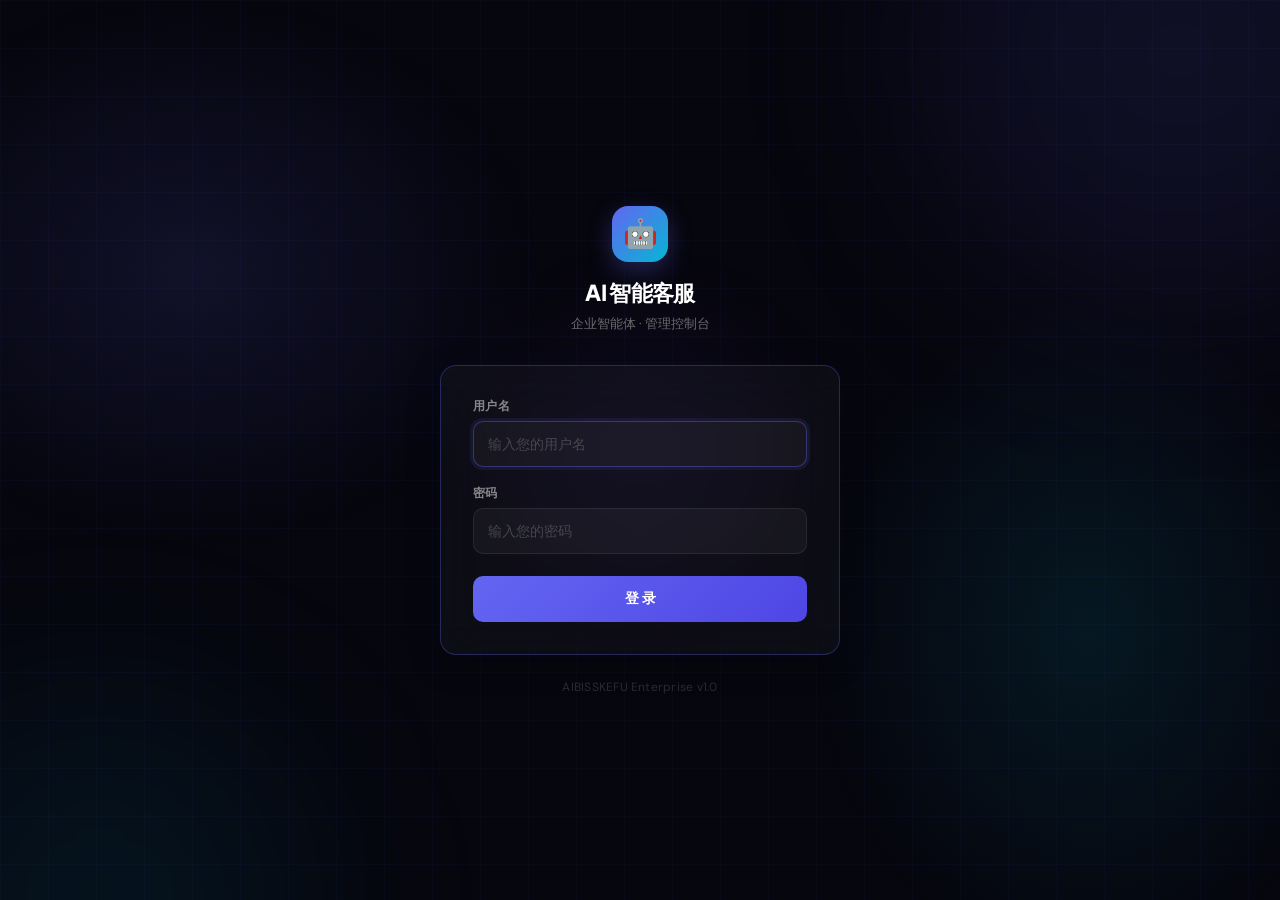
<file: admin/users.html>
<!DOCTYPE html>
<html lang="zh-CN">
<head>
<meta charset="UTF-8">
<meta name="viewport" content="width=device-width, initial-scale=1.0">
<title>账号管理 · AI 智能客服</title>
<link href="https://fonts.googleapis.com/css2?family=Plus+Jakarta+Sans:wght@400;500;600;700;800&family=DM+Sans:wght@400;500;600;700&display=swap" rel="stylesheet">
<link rel="stylesheet" href="css/design-system.css">
<script src="auth-guard.js"></script>
</head>
<body>
<div class="app-layout">
  <aside class="sidebar" id="sidebar">
    <a href="dashboard.html" class="sidebar-brand">
      <div class="brand-icon">🤖</div>
      <div class="brand-text">
        <span class="brand-title">AI 智能客服</span>
        <span class="brand-sub">NebulaBot</span>
      </div>
    </a>
    <nav class="sidebar-nav">
      <a class="nav-item" href="dashboard.html" data-page="dashboard"><span class="nav-icon">📊</span><span class="nav-label">概览</span></a>
      <a class="nav-item" href="persona.html" data-page="persona"><span class="nav-icon">🎭</span><span class="nav-label">吉祥物人设</span></a>
      <a class="nav-item" href="knowledge.html" data-page="knowledge"><span class="nav-icon">📚</span><span class="nav-label">知识库管理</span></a>
      <a class="nav-item" href="chat-logs.html" data-page="chat-logs"><span class="nav-icon">💬</span><span class="nav-label">对话记录</span></a>
      <a class="nav-item active" href="users.html" data-page="users"><span class="nav-icon">👥</span><span class="nav-label">账号管理</span></a>
      <a class="nav-item" href="settings.html" data-page="settings"><span class="nav-icon">⚙️</span><span class="nav-label">系统设置</span></a>
    </nav>
    <div class="sidebar-footer">
      <div class="user-info">
        <div class="user-avatar">👤</div>
        <span class="user-name" id="sidebarUsername">管理员</span>
        <button class="logout-btn" onclick="doLogout()" title="退出登录">↩</button>
      </div>
    </div>
  </aside>
  <div class="sidebar-overlay" id="sidebarOverlay" onclick="toggleSidebar()"></div>
  <main class="main-content">
    <header class="main-header">
      <div>
        <div class="page-title">账号管理</div>
        <div class="page-sub">管理管理员账号、权限分配和密码重置</div>
      </div>
    </header>
    <div class="main-body">
  <div class="toolbar">
    <button class="btn btn-primary" onclick="openCreateModal()">+ 新增管理员</button>
    <div class="spacer"></div>
    <span class="text-sm text-muted" id="userCount"></span>
  </div>

  <div class="card" style="padding:0;">
    <div class="table-container">
      <table>
        <thead>
          <tr>
            <th>用户名</th>
            <th>状态</th>
            <th>创建时间</th>
            <th>操作</th>
          </tr>
        </thead>
        <tbody id="userList"></tbody>
      </table>
    </div>
    <div class="loading" id="loading">
      <div class="loading-dots"><span></span><span></span><span></span></div>
      <span>加载中...</span>
    </div>
    <div class="empty-state" id="empty" style="display:none;">
      <div class="empty-icon">👥</div>
      <h4>暂无管理员账号</h4>
    </div>
  </div>
</div>

<!-- 新增管理员弹窗 -->
<div class="modal-overlay" id="createModal">
  <div class="modal">
    <div class="modal-header">
      <h3>新增管理员</h3>
      <button class="modal-close" onclick="closeCreateModal()">✕</button>
    </div>
    <div class="form-group">
      <label class="form-label">用户名</label>
      <input type="text" class="form-input" id="newUsername" maxlength="20" placeholder="3-20位字母数字或下划线">
    </div>
    <div class="form-group">
      <label class="form-label">密码</label>
      <input type="password" class="form-input" id="newPassword" placeholder="至少6位密码">
    </div>
    <div class="modal-footer">
      <button class="btn btn-secondary" onclick="closeCreateModal()">取消</button>
      <button class="btn btn-primary" onclick="createUser()">创建</button>
    </div>
  </div>
</div>

<!-- 重置密码弹窗 -->
<div class="modal-overlay" id="resetPwdModal">
  <div class="modal">
    <div class="modal-header">
      <h3>重置密码</h3>
      <button class="modal-close" onclick="closeResetPwdModal()">✕</button>
    </div>
    <p class="text-secondary" style="margin-bottom:var(--space-4);">将为此账号生成一個随机8位密码：</p>
    <div class="key-display" id="newPwdDisplay" style="font-size:var(--text-xl);text-align:center;padding:var(--space-4);letter-spacing:2px;font-weight:700;"></div>
    <div class="form-hint" style="text-align:center;margin-top:var(--space-2);">请务必复制并保存此密码，关闭后将无法再次查看</div>
    <div class="modal-footer">
      <button class="btn btn-secondary" onclick="closeResetPwdModal()">关闭</button>
      <button class="btn btn-primary" onclick="copyNewPwd()">📋 复制密码</button>
    </div>
  </div>
</div>
  </main>
</div>
<button class="sidebar-toggle" onclick="toggleSidebar()">☰</button>

<div class="toast" id="toast"></div>

<script>
var token = localStorage.getItem('admin_token');

if (!token) { window.location.href = 'login.html'; }

function showToast(msg) {
  var t = document.getElementById('toast');
  t.textContent = msg;
  t.classList.add('show');
  setTimeout(function() { t.classList.remove('show'); }, 2000);
}

function getHeaders() {
  return { 'Content-Type': 'application/json', 'Authorization': 'Bearer ' + token };
}

function apiUrl(path) {
  var dir = location.pathname.substring(0, location.pathname.lastIndexOf('/'));
  var base = dir.substring(0, dir.lastIndexOf('/') + 1);
  return base + (path.charAt(0) === '/' ? path.substring(1) : path);
}

var token = localStorage.getItem('admin_token');
function doLogout() {
  if (confirm('确定退出登录？')) {
    localStorage.removeItem('admin_token');
    window.location.href = 'login.html';
  }
}

function toggleSidebar() {
  document.body.classList.toggle('sidebar-open');
}

var currentUser = null;

function escapeHtml(value) {
  return String(value == null ? '' : value)
    .replace(/&/g, '&amp;')
    .replace(/</g, '&lt;')
    .replace(/>/g, '&gt;')
    .replace(/"/g, '&quot;')
    .replace(/'/g, '&#39;');
}

fetch(apiUrl('/api/auth.php?action=me'), { headers: getHeaders() })
  .then(function(r) { return r.json(); })
  .then(function(res) {
    if (res.code === 0 && res.data) {
      currentUser = res.data;
    }
  });

loadUsers();

function loadUsers() {
  document.getElementById('loading').style.display = 'flex';
  document.getElementById('empty').style.display = 'none';

  fetch(apiUrl('/api/auth.php?action=list_users'), { headers: getHeaders() })
    .then(function(r) { return r.json(); })
    .then(function(res) {
      document.getElementById('loading').style.display = 'none';
      var tbody = document.getElementById('userList');
      if (res.code === 0 && res.data.list && res.data.list.length > 0) {
        tbody.innerHTML = res.data.list.map(function(item) {
          return renderUserRow(item);
        }).join('');
        document.getElementById('userCount').textContent = '共 ' + res.data.list.length + ' 个账号';
      } else {
        tbody.innerHTML = '';
        document.getElementById('empty').style.display = 'block';
        document.getElementById('userCount').textContent = '';
      }
    });
}

function renderUserRow(item) {
  var status = item.status == 1
    ? '<span class="badge badge-success">正常</span>'
    : '<span class="badge badge-error">已禁用</span>';
  var isSelf = currentUser && currentUser.id == item.id;
  var toggleBtn = item.status == 1
    ? '<button class="btn btn-sm btn-secondary" onclick="toggleUser(' + item.id + ', 0)">禁用</button>'
    : '<button class="btn btn-sm btn-secondary" onclick="toggleUser(' + item.id + ', 1)">启用</button>';
  var deleteBtn = isSelf
    ? ''
    : '<button class="btn btn-sm btn-danger" onclick="deleteUser(' + item.id + ')">删除</button>';
  return '<tr>' +
    '<td><strong>' + escapeHtml(item.username) + '</strong></td>' +
    '<td>' + status + '</td>' +
    '<td><span class="text-sm text-secondary">' + escapeHtml(item.created_at || '') + '</span></td>' +
    '<td><div class="cell-actions">' +
      '<button class="btn btn-sm btn-primary" onclick="resetPwd(' + item.id + ')">重置密码</button>' +
      toggleBtn +
      deleteBtn +
    '</div></td>' +
  '</tr>';
}

function openCreateModal() {
  document.getElementById('newUsername').value = '';
  document.getElementById('newPassword').value = '';
  document.getElementById('createModal').classList.add('active');
}

function closeCreateModal() {
  document.getElementById('createModal').classList.remove('active');
}

function createUser() {
  var username = document.getElementById('newUsername').value.trim();
  var password = document.getElementById('newPassword').value;

  if (!username) { showToast('请输入用户名'); return; }
  if (!password || password.length < 6) { showToast('密码至少6位'); return; }

  fetch(apiUrl('/api/auth.php?action=create_user'), {
    method: 'POST', headers: getHeaders(), body: JSON.stringify({ username: username, password: password })
  })
  .then(function(r) { return r.json(); })
  .then(function(res) {
    if (res.code === 0) {
      showToast('✅ 创建成功');
      closeCreateModal();
      loadUsers();
    } else {
      showToast(res.msg);
    }
  });
}

function toggleUser(id, status) {
  var label = status ? '启用' : '禁用';
  if (!confirm('确定' + label + '该账号？')) return;

  fetch(apiUrl('/api/auth.php?action=update_user'), {
    method: 'POST', headers: getHeaders(), body: JSON.stringify({ id: id, status: status })
  })
  .then(function(r) { return r.json(); })
  .then(function(res) {
    if (res.code === 0) {
      showToast('✅ ' + label + '成功');
      loadUsers();
    } else {
      showToast(res.msg);
    }
  });
}

function resetPwd(id) {
  var newPwd = '';
  var chars = 'abcdefghijklmnopqrstuvwxyzABCDEFGHIJKLMNOPQRSTUVWXYZ0123456789';
  for (var i = 0; i < 8; i++) {
    newPwd += chars.charAt(Math.floor(Math.random() * chars.length));
  }

  fetch(apiUrl('/api/auth.php?action=update_user'), {
    method: 'POST', headers: getHeaders(), body: JSON.stringify({ id: id, new_password: newPwd })
  })
  .then(function(r) { return r.json(); })
  .then(function(res) {
    if (res.code === 0) {
      document.getElementById('newPwdDisplay').textContent = newPwd;
      document.getElementById('resetPwdModal').classList.add('active');
    } else {
      showToast(res.msg);
    }
  });
}

function closeResetPwdModal() {
  document.getElementById('resetPwdModal').classList.remove('active');
}

function copyNewPwd() {
  var pwd = document.getElementById('newPwdDisplay').textContent;
  navigator.clipboard.writeText(pwd);
  showToast('✅ 已复制密码');
}

function deleteUser(id) {
  if (!confirm('确定删除该账号？此操作不可撤销！')) return;

  fetch(apiUrl('/api/auth.php?action=delete_user'), {
    method: 'POST', headers: getHeaders(), body: JSON.stringify({ id: id })
  })
  .then(function(r) { return r.json(); })
  .then(function(res) {
    if (res.code === 0) {
      showToast('✅ 已删除');
      loadUsers();
    } else {
      showToast(res.msg);
    }
  });
}

setTimeout(function() {
  var loading = document.getElementById('loading');
  if (loading.style.display !== 'none') {
    loading.style.display = 'none';
    document.getElementById('empty').style.display = 'block';
  }
}, 5000);
</script>
</body>
</html>
</file>
<file: admin/css/design-system.css>
/* ═══════════════════════════════════════════
   AIBISSKEFU Design System — Nebula Tech
   暗色玻璃拟态 · 霓虹科技美学
   ═══════════════════════════════════════════ */

/* ── Fonts ── */
@import url('https://fonts.googleapis.com/css2?family=DM+Sans:wght@400;500;600;700&family=JetBrains+Mono:wght@400;500;600&family=Plus+Jakarta+Sans:wght@500;600;700;800&display=swap');

/* ── Design Tokens ── */
:root {
  /* Background */
  --bg-deepest: #06060e;
  --bg-deeper: #0a0a18;
  --bg: #0d0d1e;
  --bg-surface: rgba(17, 17, 40, 0.85);
  --bg-elevated: rgba(26, 26, 55, 0.9);
  --bg-card: rgba(17, 17, 40, 0.7);
  --bg-subtle: rgba(255, 255, 255, 0.03);

  /* Glass base */
  --glass-bg: rgba(17, 17, 40, 0.6);
  --glass-border: rgba(99, 102, 241, 0.12);
  --glass-border-hover: rgba(99, 102, 241, 0.25);
  --glass-blur: 16px;

  /* Color: Primary — 霓虹靛蓝 */
  --primary-50: rgba(99, 102, 241, 0.08);
  --primary-100: rgba(99, 102, 241, 0.12);
  --primary-200: rgba(99, 102, 241, 0.2);
  --primary-300: rgba(99, 102, 241, 0.35);
  --primary-400: #818CF8;
  --primary-500: #6366F1;
  --primary-600: #4F46E5;
  --primary-700: #4338CA;
  --primary-800: #3730A3;
  --primary-900: #312E81;

  /* Color: Accent — 星云青 */
  --accent-50: rgba(6, 182, 212, 0.1);
  --accent-400: #22D3EE;
  --accent-500: #06B6D4;

  /* Color: Neutral */
  --neutral-50: rgba(248, 250, 252, 0.05);
  --neutral-100: rgba(241, 245, 249, 0.08);
  --neutral-200: rgba(226, 232, 240, 0.1);
  --neutral-300: rgba(203, 213, 225, 0.15);
  --neutral-400: #64748B;
  --neutral-500: #94A3B8;
  --neutral-600: #CBD5E1;
  --neutral-700: #E2E8F0;
  --neutral-800: #F1F5F9;
  --neutral-900: #F8FAFC;

  /* Color: Semantic */
  --success-50: rgba(16, 185, 129, 0.1);
  --success-500: #10B981;
  --success-600: #059669;
  --warning-50: rgba(245, 158, 11, 0.1);
  --warning-500: #F59E0B;
  --warning-600: #D97706;
  --error-50: rgba(244, 63, 94, 0.1);
  --error-500: #F43F5E;
  --error-600: #E11D48;
  --info-50: rgba(59, 130, 246, 0.1);
  --info-500: #3B82F6;

  /* Surface & Text */
  --text-primary: #F1F5F9;
  --text-secondary: #94A3B8;
  --text-muted: #64748B;
  --border: rgba(99, 102, 241, 0.15);
  --border-light: rgba(99, 102, 241, 0.08);

  /* Typography */
  --font-family: 'DM Sans', -apple-system, BlinkMacSystemFont, 'Segoe UI', Roboto, 'PingFang SC', 'Microsoft YaHei', sans-serif;
  --font-heading: 'Plus Jakarta Sans', 'DM Sans', -apple-system, BlinkMacSystemFont, 'Segoe UI', Roboto, sans-serif;
  --font-mono: 'JetBrains Mono', 'SF Mono', 'Fira Code', monospace;
  --text-xs: 11px;
  --text-sm: 12px;
  --text-base: 13px;
  --text-lg: 14px;
  --text-xl: 16px;
  --text-2xl: 18px;
  --text-3xl: 20px;

  /* Spacing */
  --space-1: 4px;
  --space-2: 8px;
  --space-3: 12px;
  --space-4: 16px;
  --space-5: 20px;
  --space-6: 24px;
  --space-8: 32px;
  --space-10: 40px;
  --space-12: 48px;

  /* Border Radius */
  --radius-sm: 6px;
  --radius-md: 8px;
  --radius-lg: 12px;
  --radius-xl: 16px;
  --radius-full: 9999px;

  /* Shadows */
  --shadow-xs: 0 1px 2px rgba(0, 0, 0, 0.2);
  --shadow-sm: 0 1px 3px rgba(0, 0, 0, 0.3), 0 1px 2px rgba(0, 0, 0, 0.2);
  --shadow-md: 0 4px 6px -1px rgba(0, 0, 0, 0.3), 0 2px 4px -1px rgba(0, 0, 0, 0.2);
  --shadow-lg: 0 10px 15px -3px rgba(0, 0, 0, 0.3), 0 4px 6px -2px rgba(0, 0, 0, 0.2);
  --shadow-xl: 0 20px 25px -5px rgba(0, 0, 0, 0.4), 0 10px 10px -5px rgba(0, 0, 0, 0.2);
  --shadow-glow: 0 0 20px rgba(99, 102, 241, 0.15), 0 0 40px rgba(99, 102, 241, 0.05);
  --shadow-glow-accent: 0 0 20px rgba(6, 182, 212, 0.15), 0 0 40px rgba(6, 182, 212, 0.05);

  /* Transitions */
  --transition-fast: 150ms cubic-bezier(0.4, 0, 0.2, 1);
  --transition-base: 200ms cubic-bezier(0.4, 0, 0.2, 1);
  --transition-slow: 300ms cubic-bezier(0.4, 0, 0.2, 1);
}

/* ── Ambient Background ── */
body::before {
  content: '';
  position: fixed;
  inset: 0;
  z-index: -2;
  background:
    radial-gradient(ellipse 80% 60% at 0% 20%, rgba(99, 102, 241, 0.08) 0%, transparent 60%),
    radial-gradient(ellipse 60% 50% at 100% 80%, rgba(6, 182, 212, 0.06) 0%, transparent 50%),
    radial-gradient(ellipse 50% 40% at 50% 0%, rgba(139, 92, 246, 0.05) 0%, transparent 50%);
}

body::after {
  content: '';
  position: fixed;
  inset: 0;
  z-index: -1;
  background-image:
    linear-gradient(rgba(99, 102, 241, 0.03) 1px, transparent 1px),
    linear-gradient(90deg, rgba(99, 102, 241, 0.03) 1px, transparent 1px);
  background-size: 64px 64px;
  pointer-events: none;
}

/* ── Reset & Base ── */
*, *::before, *::after {
  margin: 0;
  padding: 0;
  box-sizing: border-box;
}

html {
  font-size: 13px;
  -webkit-font-smoothing: antialiased;
  -moz-osx-font-smoothing: grayscale;
  text-rendering: optimizeLegibility;
}

body {
  font-family: var(--font-family);
  font-size: var(--text-base);
  line-height: 1.6;
  color: var(--text-primary);
  background: var(--bg);
  min-height: 100vh;
  position: relative;
}

a {
  color: var(--primary-400);
  text-decoration: none;
  transition: color var(--transition-fast);
}
a:hover { color: var(--accent-400); }

img { max-width: 100%; display: block; }

::selection {
  background: rgba(99, 102, 241, 0.3);
  color: #fff;
}

::-webkit-scrollbar {
  width: 6px;
  height: 6px;
}
::-webkit-scrollbar-track {
  background: transparent;
}
::-webkit-scrollbar-thumb {
  background: rgba(99, 102, 241, 0.2);
  border-radius: 3px;
}
::-webkit-scrollbar-thumb:hover {
  background: rgba(99, 102, 241, 0.35);
}

/* ── Typography ── */
h1, h2, h3, h4, h5, h6 {
  font-family: var(--font-heading);
  font-weight: 600;
  line-height: 1.3;
  color: var(--text-primary);
}
h1 { font-size: var(--text-3xl); letter-spacing: -0.03em; }
h2 { font-size: var(--text-2xl); letter-spacing: -0.02em; }
h3 { font-size: var(--text-xl); }
h4 { font-size: var(--text-lg); }

.text-xs { font-size: var(--text-xs); }
.text-sm { font-size: var(--text-sm); }
.text-base { font-size: var(--text-base); }
.text-lg { font-size: var(--text-lg); }
.text-xl { font-size: var(--text-xl); }

.text-secondary { color: var(--text-secondary); }
.text-muted { color: var(--text-muted); }

/* ── Header (Top Navigation) ── */
.app-header {
  position: sticky;
  top: 0;
  z-index: 50;
  display: flex;
  align-items: center;
  justify-content: space-between;
  height: 60px;
  padding: 0 var(--space-6);
  background: rgba(10, 10, 24, 0.8);
  backdrop-filter: blur(20px);
  -webkit-backdrop-filter: blur(20px);
  border-bottom: 1px solid rgba(99, 102, 241, 0.1);
}

.app-header h1 {
  font-family: var(--font-heading);
  font-size: 16px;
  font-weight: 700;
  display: flex;
  align-items: center;
  gap: var(--space-2);
  background: linear-gradient(135deg, #818CF8, #22D3EE);
  -webkit-background-clip: text;
  -webkit-text-fill-color: transparent;
  background-clip: text;
  letter-spacing: -0.02em;
}

.app-header .header-right {
  display: flex;
  align-items: center;
  gap: var(--space-3);
}

.app-header .nav-links {
  display: flex;
  gap: var(--space-1);
}

.app-header .nav-links a {
  padding: 6px 14px;
  border-radius: var(--radius-sm);
  font-size: var(--text-sm);
  color: var(--text-secondary);
  transition: all var(--transition-fast);
  text-decoration: none;
  position: relative;
}
.app-header .nav-links a:hover {
  color: var(--text-primary);
  background: rgba(99, 102, 241, 0.1);
}

.btn-logout {
  background: rgba(244, 63, 94, 0.08);
  border: 1px solid rgba(244, 63, 94, 0.2);
  color: var(--error-500);
  padding: 6px 14px;
  border-radius: var(--radius-sm);
  cursor: pointer;
  font-size: var(--text-sm);
  font-family: var(--font-family);
  transition: all var(--transition-fast);
}
.btn-logout:hover {
  background: rgba(244, 63, 94, 0.15);
  border-color: rgba(244, 63, 94, 0.35);
}

/* ── Container & Layout ── */
.app-container {
  max-width: 1100px;
  margin: 0 auto;
  padding: var(--space-6) var(--space-4);
}

.app-container.wide {
  max-width: 1300px;
}

/* ── Card ── */
.card {
  background: var(--bg-card);
  border-radius: var(--radius-lg);
  border: 1px solid var(--glass-border);
  padding: var(--space-5) var(--space-6);
  transition: all var(--transition-base);
  backdrop-filter: blur(var(--glass-blur));
  -webkit-backdrop-filter: blur(var(--glass-blur));
}
.card:hover {
  border-color: var(--glass-border-hover);
  box-shadow: var(--shadow-glow);
}

.card-header {
  display: flex;
  align-items: center;
  justify-content: space-between;
  margin-bottom: var(--space-4);
  padding-bottom: var(--space-3);
  border-bottom: 1px solid var(--border-light);
}
.card-header h3 {
  font-family: var(--font-heading);
  font-size: var(--text-lg);
  font-weight: 600;
  display: flex;
  align-items: center;
  gap: var(--space-2);
}

/* ── Stats Grid (Dashboard) ── */
.stats-grid {
  display: grid;
  grid-template-columns: repeat(auto-fit, minmax(200px, 1fr));
  gap: var(--space-4);
  margin-bottom: var(--space-6);
}

.stat-card {
  background: var(--bg-card);
  border-radius: var(--radius-lg);
  border: 1px solid var(--glass-border);
  padding: var(--space-5) var(--space-6);
  transition: all var(--transition-base);
  position: relative;
  overflow: hidden;
  backdrop-filter: blur(var(--glass-blur));
  -webkit-backdrop-filter: blur(var(--glass-blur));
}
.stat-card::before {
  content: '';
  position: absolute;
  top: 0;
  left: 0;
  right: 0;
  height: 2px;
  background: linear-gradient(90deg, transparent, var(--primary-500), var(--accent-500), transparent);
  opacity: 0;
  transition: opacity var(--transition-base);
}
.stat-card::after {
  content: '';
  position: absolute;
  inset: 0;
  border-radius: var(--radius-lg);
  background: linear-gradient(135deg, rgba(99, 102, 241, 0.03), rgba(6, 182, 212, 0.03));
  opacity: 0;
  transition: opacity var(--transition-base);
  pointer-events: none;
}
.stat-card:hover {
  transform: translateY(-2px);
  border-color: var(--glass-border-hover);
  box-shadow: var(--shadow-glow);
}
.stat-card:hover::before { opacity: 1; }
.stat-card:hover::after { opacity: 1; }

.stat-card .stat-value {
  font-family: var(--font-heading);
  font-size: 28px;
  font-weight: 700;
  color: var(--primary-400);
  line-height: 1.2;
  position: relative;
  z-index: 1;
}
.stat-card .stat-label {
  font-size: var(--text-sm);
  color: var(--text-muted);
  margin-top: var(--space-1);
  position: relative;
  z-index: 1;
}

/* ── Navigation Grid ── */
.nav-grid {
  display: grid;
  grid-template-columns: repeat(auto-fit, minmax(220px, 1fr));
  gap: var(--space-4);
}

.nav-card {
  background: var(--bg-card);
  border-radius: var(--radius-lg);
  border: 1px solid var(--glass-border);
  padding: var(--space-6);
  cursor: pointer;
  transition: all var(--transition-base);
  text-decoration: none;
  color: inherit;
  display: block;
  position: relative;
  overflow: hidden;
  backdrop-filter: blur(var(--glass-blur));
  -webkit-backdrop-filter: blur(var(--glass-blur));
}
.nav-card::before {
  content: '';
  position: absolute;
  inset: 0;
  border-radius: var(--radius-lg);
  background: linear-gradient(135deg, rgba(99, 102, 241, 0.05), transparent);
  opacity: 0;
  transition: opacity var(--transition-base);
}
.nav-card:hover {
  transform: translateY(-3px);
  border-color: var(--glass-border-hover);
  box-shadow: var(--shadow-glow);
}
.nav-card:hover::before { opacity: 1; }

.nav-card .nav-icon {
  font-size: 28px;
  margin-bottom: var(--space-3);
  display: block;
  position: relative;
  z-index: 1;
}
.nav-card h3 {
  font-family: var(--font-heading);
  font-size: 15px;
  font-weight: 600;
  margin-bottom: var(--space-1);
  position: relative;
  z-index: 1;
}
.nav-card p {
  font-size: var(--text-sm);
  color: var(--text-muted);
  line-height: 1.4;
  position: relative;
  z-index: 1;
}

.nav-card .nav-arrow {
  position: absolute;
  top: var(--space-4);
  right: var(--space-4);
  font-size: var(--text-lg);
  color: var(--text-muted);
  transition: transform var(--transition-fast);
  z-index: 1;
}
.nav-card:hover .nav-arrow {
  transform: translateX(3px) translateY(-1px);
  color: var(--accent-400);
}

/* ── Buttons ── */
.btn {
  display: inline-flex;
  align-items: center;
  justify-content: center;
  gap: var(--space-1);
  padding: 8px 18px;
  border: none;
  border-radius: var(--radius-sm);
  font-size: var(--text-base);
  font-weight: 500;
  font-family: var(--font-family);
  cursor: pointer;
  transition: all var(--transition-fast);
  white-space: nowrap;
  line-height: 1.4;
  text-decoration: none;
}

.btn:active {
  transform: scale(0.97);
}

.btn-primary {
  background: linear-gradient(135deg, var(--primary-600), var(--primary-500));
  color: #fff;
  position: relative;
  overflow: hidden;
}
.btn-primary::before {
  content: '';
  position: absolute;
  inset: 0;
  background: linear-gradient(135deg, var(--primary-500), var(--accent-500));
  opacity: 0;
  transition: opacity var(--transition-base);
}
.btn-primary:hover {
  box-shadow: 0 2px 16px rgba(99, 102, 241, 0.35);
  transform: translateY(-1px);
}
.btn-primary:hover::before { opacity: 1; }
.btn-primary > * { position: relative; z-index: 1; }
.btn-primary:disabled {
  opacity: 0.4;
  cursor: not-allowed;
  transform: none;
  box-shadow: none;
}

.btn-secondary {
  background: rgba(255, 255, 255, 0.05);
  color: var(--text-secondary);
  border: 1px solid var(--glass-border);
}
.btn-secondary:hover {
  background: rgba(255, 255, 255, 0.08);
  border-color: var(--glass-border-hover);
  color: var(--text-primary);
}

.btn-ghost {
  background: transparent;
  color: var(--text-secondary);
}
.btn-ghost:hover {
  background: rgba(255, 255, 255, 0.05);
  color: var(--text-primary);
}

.btn-danger {
  background: linear-gradient(135deg, var(--error-600), var(--error-500));
  color: #fff;
}
.btn-danger:hover {
  box-shadow: 0 2px 12px rgba(244, 63, 94, 0.35);
  transform: translateY(-1px);
}

.btn-sm {
  padding: 5px 12px;
  font-size: var(--text-sm);
}

.btn-lg {
  padding: 12px 24px;
  font-size: var(--text-lg);
}

.btn-block {
  width: 100%;
}

.btn-icon {
  width: 36px;
  height: 36px;
  padding: 0;
  border-radius: var(--radius-sm);
}

/* ── Forms ── */
.form-group {
  margin-bottom: var(--space-4);
}

.form-label {
  display: block;
  font-size: var(--text-sm);
  font-weight: 500;
  color: var(--text-secondary);
  margin-bottom: var(--space-1);
}

.form-input,
.form-select,
.form-textarea {
  width: 100%;
  padding: 9px 12px;
  border: 1px solid var(--glass-border);
  border-radius: var(--radius-sm);
  font-size: var(--text-lg);
  font-family: var(--font-family);
  color: var(--text-primary);
  background: rgba(255, 255, 255, 0.03);
  outline: none;
  transition: all var(--transition-fast);
  appearance: none;
  -webkit-appearance: none;
}

.form-input:focus,
.form-select:focus,
.form-textarea:focus {
  border-color: var(--primary-400);
  box-shadow: 0 0 0 3px rgba(99, 102, 241, 0.12);
  background: rgba(255, 255, 255, 0.05);
}

.form-input::placeholder,
.form-textarea::placeholder {
  color: var(--text-muted);
}

.form-textarea {
  min-height: 80px;
  resize: vertical;
  line-height: 1.5;
}

.form-select {
  background-image: url("data:image/svg+xml,%3Csvg xmlns='http://www.w3.org/2000/svg' width='12' height='12' viewBox='0 0 12 12'%3E%3Cpath fill='%2394A3B8' d='M6 8L1 3h10z'/%3E%3C/svg%3E");
  background-repeat: no-repeat;
  background-position: right 12px center;
  padding-right: 32px;
}

.form-hint {
  font-size: var(--text-xs);
  color: var(--text-muted);
  margin-top: var(--space-1);
}

.form-error {
  font-size: var(--text-xs);
  color: var(--error-500);
  margin-top: var(--space-1);
}

.form-row {
  display: flex;
  gap: var(--space-3);
  align-items: center;
}

.input-group {
  display: flex;
  gap: 0;
}
.input-group .form-input {
  border-top-right-radius: 0;
  border-bottom-right-radius: 0;
}
.input-group .btn {
  border-top-left-radius: 0;
  border-bottom-left-radius: 0;
}

/* ── Badges / Tags ── */
.badge {
  display: inline-flex;
  align-items: center;
  gap: 4px;
  padding: 2px 10px;
  border-radius: var(--radius-full);
  font-size: var(--text-xs);
  font-weight: 500;
  line-height: 1.6;
}

.badge-success {
  background: var(--success-50);
  color: var(--success-500);
  border: 1px solid rgba(16, 185, 129, 0.2);
}
.badge-warning {
  background: var(--warning-50);
  color: var(--warning-500);
  border: 1px solid rgba(245, 158, 11, 0.2);
}
.badge-error {
  background: var(--error-50);
  color: var(--error-500);
  border: 1px solid rgba(244, 63, 94, 0.2);
}
.badge-info {
  background: var(--info-50);
  color: var(--info-500);
  border: 1px solid rgba(59, 130, 246, 0.2);
}
.badge-neutral {
  background: rgba(255, 255, 255, 0.05);
  color: var(--text-muted);
  border: 1px solid var(--glass-border);
}

/* ── Table ── */
.table-container {
  overflow-x: auto;
  -webkit-overflow-scrolling: touch;
}

table {
  width: 100%;
  border-collapse: collapse;
}

th {
  text-align: left;
  padding: 12px var(--space-4);
  font-size: var(--text-sm);
  font-weight: 600;
  color: var(--text-secondary);
  background: rgba(255, 255, 255, 0.02);
  border-bottom: 1px solid var(--glass-border);
  white-space: nowrap;
}

td {
  padding: 12px var(--space-4);
  font-size: var(--text-base);
  border-bottom: 1px solid var(--border-light);
  vertical-align: middle;
  color: var(--text-primary);
}

tr:last-child td {
  border-bottom: none;
}

tr:hover td {
  background: rgba(99, 102, 241, 0.03);
}

.cell-clamp {
  max-width: 260px;
  overflow: hidden;
  text-overflow: ellipsis;
  white-space: nowrap;
  color: var(--text-secondary);
}

.cell-actions {
  display: flex;
  gap: var(--space-1);
  white-space: nowrap;
}

/* ── Toolbar ── */
.toolbar {
  display: flex;
  gap: var(--space-2);
  margin-bottom: var(--space-4);
  flex-wrap: wrap;
  align-items: center;
}

.toolbar .spacer {
  flex: 1;
  min-width: 0;
}

.toolbar .search-box {
  position: relative;
  flex: 1;
  min-width: 200px;
  max-width: 320px;
}
.toolbar .search-box .form-input {
  padding-left: 32px;
  padding-right: 80px;
}
.toolbar .search-box .search-icon {
  position: absolute;
  left: 10px;
  top: 50%;
  transform: translateY(-50%);
  color: var(--text-muted);
  font-size: var(--text-sm);
  pointer-events: none;
}
.toolbar .search-box .btn-search {
  position: absolute;
  right: 4px;
  top: 50%;
  transform: translateY(-50%);
  padding: 5px 14px;
  font-size: 13px;
  height: auto;
  border-radius: 6px;
  min-width: 0;
}
.toolbar .search-box .btn-clear-search {
  position: absolute;
  right: 68px;
  top: 50%;
  transform: translateY(-50%);
  width: 22px;
  height: 22px;
  padding: 0;
  border: none;
  background: rgba(255,255,255,0.08);
  color: rgba(255,255,255,0.4);
  border-radius: 50%;
  font-size: 11px;
  cursor: pointer;
  display: inline-flex;
  align-items: center;
  justify-content: center;
  transition: all 0.15s;
}
.toolbar .search-box .btn-clear-search:hover {
  background: rgba(255,255,255,0.15);
  color: #fff;
}

@media (max-width: 768px) {
  .toolbar .search-box .btn-search {
    position: static;
    transform: none;
    margin-left: 8px;
  }
  .toolbar .search-box .btn-clear-search {
    position: static;
    transform: none;
    margin-left: 4px;
    flex-shrink: 0;
  }
}

/* ── Modal ── */
.modal-overlay {
  display: none;
  position: fixed;
  inset: 0;
  background: rgba(6, 6, 14, 0.7);
  backdrop-filter: blur(8px);
  -webkit-backdrop-filter: blur(8px);
  z-index: 100;
  justify-content: center;
  align-items: center;
  animation: modalFadeIn 0.2s ease;
}
.modal-overlay.active { display: flex; }

@keyframes modalFadeIn {
  from { opacity: 0; }
  to { opacity: 1; }
}

.modal {
  background: var(--bg-elevated);
  border-radius: var(--radius-xl);
  border: 1px solid var(--glass-border);
  padding: var(--space-6);
  width: 90%;
  max-width: 540px;
  max-height: 85vh;
  overflow-y: auto;
  box-shadow: var(--shadow-xl), var(--shadow-glow);
  animation: modalSlideIn 0.25s ease;
  backdrop-filter: blur(24px);
  -webkit-backdrop-filter: blur(24px);
}

@keyframes modalSlideIn {
  from { opacity: 0; transform: translateY(12px) scale(0.98); }
  to { opacity: 1; transform: translateY(0) scale(1); }
}

.modal-header {
  display: flex;
  align-items: center;
  justify-content: space-between;
  margin-bottom: var(--space-5);
}
.modal-header h3 {
  font-family: var(--font-heading);
  font-size: var(--text-xl);
  font-weight: 700;
}
.modal-close {
  width: 32px;
  height: 32px;
  border: none;
  background: rgba(255, 255, 255, 0.05);
  border-radius: var(--radius-full);
  cursor: pointer;
  display: flex;
  align-items: center;
  justify-content: center;
  font-size: 16px;
  color: var(--text-muted);
  transition: all var(--transition-fast);
}
.modal-close:hover {
  background: rgba(255, 255, 255, 0.1);
  color: var(--text-primary);
}

.modal-footer {
  display: flex;
  gap: var(--space-2);
  justify-content: flex-end;
  margin-top: var(--space-5);
  padding-top: var(--space-4);
  border-top: 1px solid var(--border-light);
}

/* ── Pagination ── */
.pagination {
  display: flex;
  justify-content: center;
  gap: var(--space-1);
  padding: var(--space-4) 0;
}

.pagination button {
  min-width: 32px;
  height: 32px;
  border: 1px solid var(--glass-border);
  border-radius: var(--radius-sm);
  background: rgba(255, 255, 255, 0.03);
  cursor: pointer;
  font-size: var(--text-sm);
  font-family: var(--font-family);
  color: var(--text-secondary);
  transition: all var(--transition-fast);
  display: flex;
  align-items: center;
  justify-content: center;
}
.pagination button:hover {
  border-color: var(--primary-400);
  color: var(--primary-400);
  background: rgba(99, 102, 241, 0.1);
}
.pagination button.active {
  background: linear-gradient(135deg, var(--primary-600), var(--primary-500));
  color: #fff;
  border-color: transparent;
  box-shadow: 0 2px 8px rgba(99, 102, 241, 0.3);
}

/* ── Toast ── */
.toast {
  display: none;
  position: fixed;
  top: 20px;
  left: 50%;
  transform: translateX(-50%);
  background: var(--bg-elevated);
  border: 1px solid var(--glass-border);
  color: var(--text-primary);
  padding: 12px 24px;
  border-radius: var(--radius-md);
  font-size: var(--text-base);
  font-family: var(--font-family);
  z-index: 200;
  box-shadow: var(--shadow-lg), var(--shadow-glow);
  animation: toastIn 0.3s ease;
  backdrop-filter: blur(20px);
  -webkit-backdrop-filter: blur(20px);
}
.toast.show { display: block; }

@keyframes toastIn {
  from { opacity: 0; transform: translateX(-50%) translateY(-8px); }
  to { opacity: 1; transform: translateX(-50%) translateY(0); }
}

/* ── Empty State ── */
.empty-state {
  text-align: center;
  padding: var(--space-12) var(--space-4);
  color: var(--text-muted);
}
.empty-state .empty-icon {
  font-size: 40px;
  margin-bottom: var(--space-3);
  opacity: 0.6;
}
.empty-state h4 {
  font-family: var(--font-heading);
  font-size: var(--text-xl);
  color: var(--text-secondary);
  margin-bottom: var(--space-1);
}
.empty-state p {
  font-size: var(--text-sm);
}

/* ── Loading ── */
.loading {
  display: flex;
  align-items: center;
  justify-content: center;
  gap: var(--space-2);
  padding: var(--space-10) 0;
  color: var(--text-muted);
  font-size: var(--text-sm);
}

.loading-dots {
  display: flex;
  gap: 4px;
}
.loading-dots span {
  width: 6px;
  height: 6px;
  background: var(--primary-400);
  border-radius: 50%;
  animation: dotPulse 1.2s infinite;
}
.loading-dots span:nth-child(2) { animation-delay: 0.2s; }
.loading-dots span:nth-child(3) { animation-delay: 0.4s; }

@keyframes dotPulse {
  0%, 80%, 100% { opacity: 0.3; transform: scale(0.8); }
  40% { opacity: 1; transform: scale(1); }
}

/* ── Skeleton Loader ── */
.skeleton {
  background: linear-gradient(90deg, rgba(255, 255, 255, 0.03) 25%, rgba(255, 255, 255, 0.06) 50%, rgba(255, 255, 255, 0.03) 75%);
  background-size: 200% 100%;
  animation: shimmer 1.5s infinite;
  border-radius: var(--radius-sm);
}
@keyframes shimmer {
  0% { background-position: 200% 0; }
  100% { background-position: -200% 0; }
}

/* ── Dividers ── */
.divider {
  border: none;
  border-top: 1px solid var(--border);
  margin: var(--space-4) 0;
}

/* ── Page-Specific Overrides ── */

/* Settings page */
.settings-section + .settings-section { margin-top: var(--space-6); }

.key-display {
  font-family: var(--font-mono);
  font-size: var(--text-sm);
  padding: 10px 14px;
  background: rgba(0, 0, 0, 0.3);
  border: 1px solid var(--glass-border);
  border-radius: var(--radius-sm);
  color: var(--text-muted);
  word-break: break-all;
}
.status-row {
  display: flex;
  align-items: center;
  gap: var(--space-3);
  padding: var(--space-3) var(--space-4);
  background: rgba(255, 255, 255, 0.02);
  border-radius: var(--radius-md);
  border: 1px solid var(--border-light);
  margin-bottom: var(--space-4);
}

/* Persona page */
.form-section { margin-bottom: var(--space-5); }
.form-section:last-child { margin-bottom: 0; }
.form-section-title {
  font-size: var(--text-sm);
  font-weight: 600;
  color: var(--text-secondary);
  text-transform: uppercase;
  letter-spacing: 0.04em;
  margin-bottom: var(--space-3);
  padding-bottom: var(--space-2);
  border-bottom: 1px solid var(--border-light);
}

/* Chat logs page */
.session-item { cursor: pointer; transition: background var(--transition-fast); }
.session-item:hover td { background: rgba(99, 102, 241, 0.05) !important; }
.session-detail {
  background: rgba(0, 0, 0, 0.2);
  border-top: 2px solid rgba(99, 102, 241, 0.3);
  border-bottom: 1px solid var(--border);
}
.session-detail td { padding: var(--space-4); }
.msg-bubble {
  margin-bottom: var(--space-3);
  padding: var(--space-3) var(--space-4);
  border-radius: var(--radius-md);
  max-width: 85%;
  line-height: 1.6;
  font-size: var(--text-base);
}
.msg-user {
  background: rgba(99, 102, 241, 0.1);
  border: 1px solid rgba(99, 102, 241, 0.2);
  margin-left: auto;
  border-bottom-right-radius: 2px;
}
.msg-assistant {
  background: rgba(255, 255, 255, 0.04);
  border: 1px solid var(--glass-border);
  margin-right: auto;
  border-bottom-left-radius: 2px;
}
.msg-meta {
  font-size: var(--text-xs);
  color: var(--text-muted);
  margin-top: var(--space-1);
  display: flex;
  gap: var(--space-3);
}
.msg-label {
  display: inline-block;
  padding: 1px 8px;
  border-radius: var(--radius-full);
  font-size: 10px;
  font-weight: 600;
  margin-bottom: var(--space-1);
}
.msg-label-user {
  background: rgba(99, 102, 241, 0.2);
  color: var(--primary-400);
}
.msg-label-assistant {
  background: rgba(6, 182, 212, 0.15);
  color: var(--accent-400);
}
.detail-header {
  display: flex;
  align-items: center;
  justify-content: space-between;
  margin-bottom: var(--space-3);
  padding-bottom: var(--space-2);
  border-bottom: 1px solid var(--border-light);
}
.detail-header h4 {
  font-family: var(--font-heading);
  font-size: var(--text-lg);
  font-weight: 600;
}

/* Settings page embed code block */
pre {
  background: rgba(0, 0, 0, 0.4) !important;
  border: 1px solid var(--glass-border);
  color: var(--neutral-700) !important;
}

/* ── Responsive ── */
@media (max-width: 768px) {
  .app-container {
    padding: var(--space-4) var(--space-3);
  }

  .app-header {
    padding: 0 var(--space-3);
    height: 54px;
  }
  .app-header h1 {
    font-size: 14px;
  }
  .app-header .nav-links a {
    padding: 4px 8px;
    font-size: var(--text-xs);
  }

  .stats-grid {
    grid-template-columns: repeat(2, 1fr);
    gap: var(--space-3);
  }

  .nav-grid {
    grid-template-columns: 1fr;
  }

  .card {
    padding: var(--space-4);
  }

  .toolbar .search-box {
    min-width: 140px;
    max-width: 100%;
  }

  .modal {
    padding: var(--space-4);
    width: 95%;
  }

  th, td {
    padding: 10px var(--space-3);
    font-size: var(--text-sm);
  }

  .cell-clamp {
    max-width: 120px;
  }

  .stat-card .stat-value {
    font-size: 22px;
  }
}

@media (max-width: 480px) {
  .stats-grid {
    grid-template-columns: 1fr 1fr;
    gap: var(--space-2);
  }

  .app-header .nav-links {
    display: none;
  }
}

/* ── Sidebar Layout ── */
.app-layout {
  display: flex;
  min-height: 100vh;
}

.sidebar {
  position: fixed;
  left: 0;
  top: 0;
  bottom: 0;
  width: 240px;
  background: rgba(255,255,255,0.02);
  border-right: 1px solid var(--glass-border);
  backdrop-filter: blur(20px);
  -webkit-backdrop-filter: blur(20px);
  display: flex;
  flex-direction: column;
  z-index: 100;
  transition: transform 0.3s ease;
}

.sidebar-brand {
  display: flex;
  align-items: center;
  gap: 12px;
  padding: 20px 20px 16px;
  border-bottom: 1px solid var(--glass-border);
  text-decoration: none;
  flex-shrink: 0;
}

.sidebar-brand .brand-icon {
  width: 40px;
  height: 40px;
  background: linear-gradient(135deg, #6366F1, #06B6D4);
  border-radius: 12px;
  display: flex;
  align-items: center;
  justify-content: center;
  font-size: 20px;
  flex-shrink: 0;
  box-shadow: 0 4px 12px rgba(99, 102, 241, 0.25);
}

.sidebar-brand .brand-text {
  display: flex;
  flex-direction: column;
}

.sidebar-brand .brand-title {
  font-family: var(--font-heading);
  font-size: 16px;
  font-weight: 700;
  color: var(--text);
  line-height: 1.2;
}

.sidebar-brand .brand-sub {
  font-size: 11px;
  color: var(--text-muted);
  margin-top: 2px;
}

.sidebar-nav {
  flex: 1;
  padding: 12px 12px;
  overflow-y: auto;
}

.sidebar-nav::-webkit-scrollbar {
  width: 4px;
}
.sidebar-nav::-webkit-scrollbar-track {
  background: transparent;
}
.sidebar-nav::-webkit-scrollbar-thumb {
  background: rgba(255,255,255,0.08);
  border-radius: 2px;
}

.nav-item {
  display: flex;
  align-items: center;
  gap: 12px;
  padding: 11px 14px;
  border-radius: 10px;
  color: var(--text-muted);
  text-decoration: none;
  font-size: 14px;
  font-weight: 500;
  transition: all 0.2s;
  margin-bottom: 2px;
  position: relative;
}

.nav-item .nav-icon {
  font-size: 18px;
  width: 24px;
  text-align: center;
  flex-shrink: 0;
}

.nav-item .nav-label {
  flex: 1;
}

.nav-item:hover {
  background: rgba(255,255,255,0.05);
  color: var(--text);
}

.nav-item.active {
  background: rgba(99, 102, 241, 0.12);
  color: #a5b4fc;
  border: 1px solid rgba(99, 102, 241, 0.15);
}

.nav-item.active::before {
  content: '';
  position: absolute;
  left: 0;
  top: 50%;
  transform: translateY(-50%);
  width: 3px;
  height: 20px;
  background: #6366F1;
  border-radius: 0 2px 2px 0;
}

.sidebar-footer {
  padding: 12px;
  border-top: 1px solid var(--glass-border);
  flex-shrink: 0;
}

.sidebar-footer .user-info {
  display: flex;
  align-items: center;
  gap: 10px;
  padding: 8px 12px;
  border-radius: 8px;
  background: rgba(255,255,255,0.03);
}

.sidebar-footer .user-avatar {
  width: 32px;
  height: 32px;
  background: linear-gradient(135deg, #6366F1, #06B6D4);
  border-radius: 8px;
  display: flex;
  align-items: center;
  justify-content: center;
  font-size: 14px;
  flex-shrink: 0;
}

.sidebar-footer .user-name {
  flex: 1;
  font-size: 13px;
  font-weight: 500;
  color: var(--text);
  overflow: hidden;
  text-overflow: ellipsis;
  white-space: nowrap;
}

.sidebar-footer .logout-btn {
  background: none;
  border: none;
  color: var(--text-muted);
  cursor: pointer;
  font-size: 16px;
  padding: 4px;
  border-radius: 6px;
  transition: all 0.2s;
  display: flex;
  align-items: center;
}

.sidebar-footer .logout-btn:hover {
  color: #F87171;
  background: rgba(239, 68, 68, 0.08);
}

/* ── Main Content Area ── */
.main-content {
  flex: 1;
  margin-left: 240px;
  display: flex;
  flex-direction: column;
  min-height: 100vh;
  position: relative;
}

.main-content::before {
  content: '';
  position: fixed;
  inset: 0;
  z-index: 0;
  background:
    radial-gradient(ellipse 500px 400px at 10% 20%, rgba(99, 102, 241, 0.08) 0%, transparent 70%),
    radial-gradient(ellipse 400px 400px at 90% 80%, rgba(6, 182, 212, 0.06) 0%, transparent 70%);
  pointer-events: none;
}

.main-content::after {
  content: '';
  position: fixed;
  inset: 0;
  z-index: 0;
  background-image:
    linear-gradient(rgba(99, 102, 241, 0.03) 1px, transparent 1px),
    linear-gradient(90deg, rgba(99, 102, 241, 0.03) 1px, transparent 1px);
  background-size: 48px 48px;
  pointer-events: none;
}

.main-header {
  display: flex;
  align-items: center;
  justify-content: space-between;
  padding: 14px 28px;
  background: rgba(255,255,255,0.02);
  border-bottom: 1px solid var(--glass-border);
  backdrop-filter: blur(16px);
  -webkit-backdrop-filter: blur(16px);
  position: relative;
  z-index: 10;
  flex-shrink: 0;
}

.main-header .page-title {
  font-family: var(--font-heading);
  font-size: 18px;
  font-weight: 700;
  color: var(--text);
}

.main-header .page-sub {
  font-size: 12px;
  color: var(--text-muted);
  margin-top: 2px;
}

.main-body {
  flex: 1;
  padding: 24px 28px;
  position: relative;
  z-index: 1;
}

/* ── Top Header (for pages without sidebar, legacy) ── */
.app-header {
  display: none;
}

.app-container {
  padding: 0;
}

/* ── Mobile Sidebar Toggle ── */
.sidebar-toggle {
  display: none;
  position: fixed;
  bottom: 20px;
  right: 20px;
  z-index: 200;
  width: 48px;
  height: 48px;
  background: linear-gradient(135deg, #6366F1, #4F46E5);
  border: none;
  border-radius: 50%;
  color: #fff;
  font-size: 20px;
  cursor: pointer;
  box-shadow: 0 4px 20px rgba(99, 102, 241, 0.4);
  align-items: center;
  justify-content: center;
}

/* ── Responsive ── */
@media (max-width: 768px) {
  .sidebar {
    transform: translateX(-100%);
  }

  .sidebar.open {
    transform: translateX(0);
  }

  .sidebar-overlay {
    display: none;
    position: fixed;
    inset: 0;
    background: rgba(6, 6, 14, 0.6);
    z-index: 99;
    backdrop-filter: blur(4px);
  }

  .sidebar-overlay.active {
    display: block;
  }

  .main-content {
    margin-left: 0;
  }

  .main-header {
    padding: 12px 16px;
  }

  .main-header .page-title {
    font-size: 16px;
  }

  .main-body {
    padding: 16px;
  }

  .sidebar-toggle {
    display: flex;
  }

  .toolbar .search-box .btn-search {
    position: static;
    transform: none;
    margin-left: 8px;
  }

  .toolbar .search-box .btn-clear-search {
    position: static;
    transform: none;
    margin-left: 4px;
  }

  .stats-grid {
    grid-template-columns: repeat(2, 1fr);
    gap: var(--space-3);
  }

  .nav-grid {
    grid-template-columns: 1fr;
  }

  .card {
    padding: var(--space-4);
  }

  .toolbar .search-box {
    min-width: 140px;
    max-width: 100%;
  }

  .modal {
    padding: var(--space-4);
    width: 95%;
  }

  th, td {
    padding: 10px var(--space-3);
    font-size: var(--text-sm);
  }

  .cell-clamp {
    max-width: 120px;
  }

  .stat-card .stat-value {
    font-size: 22px;
  }
}

@media (max-width: 480px) {
  .stats-grid {
    grid-template-columns: 1fr 1fr;
    gap: var(--space-2);
  }
}
</file>
